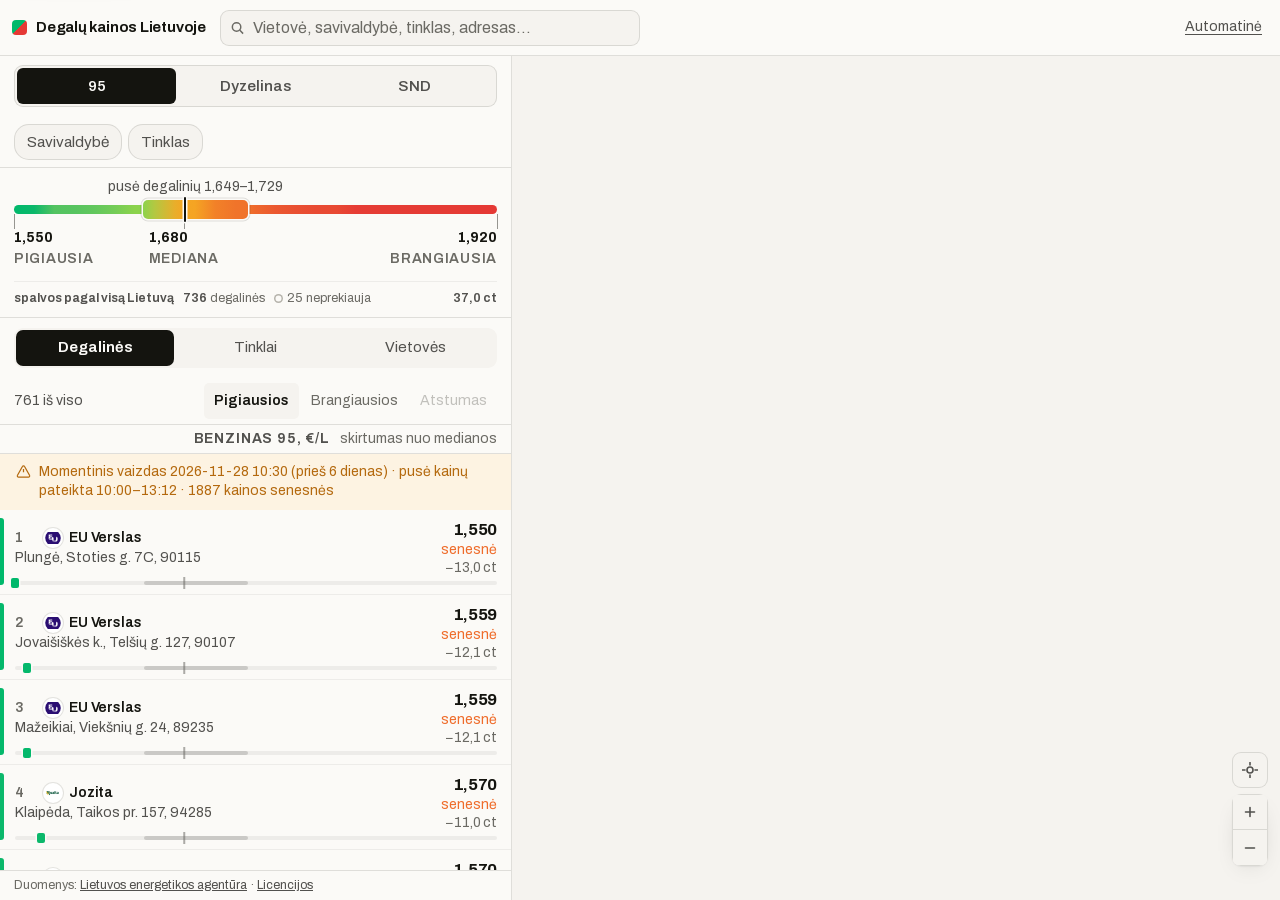
<file: index.html>
<!doctype html> <html lang="lt"> <head> <meta charset="utf-8"> <meta http-equiv="Content-Security-Policy" content="default-src 'self'; script-src 'self'; style-src 'self'; img-src 'self' data: blob:; font-src 'self'; connect-src 'self' https://tiles.openfreemap.org; worker-src 'self' blob:; manifest-src 'self'; base-uri 'none'; object-src 'none'; form-action 'self'"> <meta name="viewport" content="width=device-width, initial-scale=1, viewport-fit=cover"> <meta name="referrer" content="strict-origin-when-cross-origin"> <title>Degalų kainos Lietuvoje</title> <meta name="description" content="Degalų kainos visose Lietuvos degalinėse žemėlapyje. Pigiausios degalinės matomos iškart pagal spalvą."> <meta name="color-scheme" content="light dark"> <link rel="icon" href="./assets/favicon-BK4GuKh2.svg" type="image/svg+xml"> <link rel="apple-touch-icon" href="./assets/apple-touch-icon-CWJNny3B.png"> <meta name="theme-color" content="#fbfaf7"> <meta name="theme-color" content="#171715" media="(prefers-color-scheme: dark)"> <script type="module" crossorigin src="./assets/index-BsdVhPkI.js"></script> <link rel="stylesheet" crossorigin href="./assets/index-BWgn50JC.css"> <link rel="manifest" href="./manifest.webmanifest"></head> <body> <a class="skip" href="#list">Pereiti prie sąrašo</a> <div class="chrome"> <header class="topbar"> <div class="topbar__brand"> <span class="topbar__mark" aria-hidden="true"></span> <h1>Degalų kainos Lietuvoje</h1> </div> <button type="button" class="zoomreset" id="zoom-reset" hidden>1×</button> <button type="button" class="searchtoggle" id="search-toggle" aria-label="Ieškoti" aria-expanded="false"> <svg viewBox="0 0 16 16" aria-hidden="true"><circle cx="7" cy="7" r="4.5"/><path d="M10.5 10.5 14 14"/></svg> </button> <form class="search" role="search" autocomplete="off"> <label class="visually-hidden" for="q">Ieškoti vietovės, savivaldybės, tinklo arba adreso</label> <svg class="search__icon" viewBox="0 0 16 16" aria-hidden="true"><circle cx="7" cy="7" r="4.5"/><path d="M10.5 10.5 14 14"/></svg> <input id="q" name="q" type="search" placeholder="Vietovė, savivaldybė, tinklas, adresas…"
           enterkeyhint="search" role="combobox" aria-expanded="false"
           aria-controls="suggestions" aria-autocomplete="list"> <button type="button" class="search__clear" aria-label="Išvalyti paiešką" hidden>&times;</button> <div class="search__suggestions" id="suggestions" role="listbox"
         aria-label="Paieškos pasiūlymai" hidden></div> </form> <span id="foot-updated"></span> <div class="topbar__right"> <button type="button" class="themebtn" id="theme"
            title="Keisti temą: automatinė, šviesi arba tamsi"
            aria-label="Keisti temą: automatinė, šviesi arba tamsi">Tema</button> </div> </header> <div class="strip"> <div id="strip-mount"></div> <div id="strip-areas"></div> </div> </div> <main class="layout"> <aside class="panel" id="panel"> <button type="button" class="sheet-handle" aria-label="Išskleisti sąrašą" aria-expanded="false"><span></span></button> <div class="fuelswitch" role="radiogroup" aria-label="Degalų rūšis"> <button type="button" role="radio" data-fuel="e95"    aria-checked="true">95</button> <button type="button" role="radio" data-fuel="diesel" aria-checked="false">Dyzelinas</button> <button type="button" role="radio" data-fuel="lpg"    aria-checked="false">SND</button> </div> <section class="filters" aria-label="Filtrai"> <div class="filterbar"> <div class="dropdown" data-dropdown="municipality"> <button type="button" class="chipbtn" aria-expanded="false">Savivaldybė</button> <div class="dropdown__menu" hidden> <p class="dropdown__head"></p> <input type="search" class="dropdown__search" placeholder="Ieškoti…" aria-label="Ieškoti savivaldybės"> <div class="dropdown__options" role="group"></div> </div> </div> <div class="dropdown" data-dropdown="chain"> <button type="button" class="chipbtn" aria-expanded="false">Tinklas</button> <div class="dropdown__menu" hidden> <p class="dropdown__head"></p> <input type="search" class="dropdown__search" placeholder="Ieškoti…" aria-label="Ieškoti tinklo"> <div class="dropdown__options" role="group"></div> </div> </div> <div class="dropdown dropdown--sort" data-dropdown="sort"> <button type="button" class="chipbtn" aria-expanded="false"></button> <div class="dropdown__menu" hidden></div> </div> <button type="button" class="chipbtn chipbtn--toggle" id="scope-chip" aria-pressed="true">Matomame plote</button> <span class="activechips" id="active-chips"></span> <button type="button" class="chipbtn chipbtn--clear" id="clear-all" hidden>Išvalyti viską</button> </div> </section> <section id="areas-controls" aria-label="Vietovių nustatymai"></section> <section class="stats" aria-label="Pasirinkimo suvestinė"> <div id="axis-mount"></div> </section> <div class="grainswitch" role="radiogroup" aria-label="Rodinys"> <button type="button" role="radio" data-grain="stations" aria-checked="true">Degalinės</button> <button type="button" role="radio" data-grain="chains" aria-checked="false">Tinklai</button> <button type="button" role="radio" data-grain="areas" aria-checked="false">Vietovės</button> </div> <p class="listnote" id="areas-openfilter" role="status" hidden></p> <div class="listhead"> <span id="list-count">—</span> <div class="sorts" role="group" aria-label="Rikiavimas"> <button type="button" data-sort="price" aria-pressed="true">Pigiausios</button> <button type="button" data-sort="price-desc" aria-pressed="false">Brangiausios</button> <button type="button" data-sort="distance" aria-pressed="false" disabled>Atstumas</button> </div> <div class="sorts" id="area-sorts" role="group" aria-label="Rikiavimas" hidden> <button type="button" data-stat="min" aria-pressed="true">Pigiausia</button> <button type="button" data-stat="median" aria-pressed="false">Mediana</button> <button type="button" data-stat="max" aria-pressed="false">Brangiausia</button> <button type="button" data-stat="spread" aria-pressed="false"
                title="Skirtumas tarp brangiausios ir pigiausios kainos toje vietovėje">Skirtumas</button> </div> <div class="sorts" id="chain-sorts" role="group" aria-label="Rikiavimas" hidden> <button type="button" data-csort="cheap" aria-pressed="true">Pigiausi</button> <button type="button" data-csort="dear" aria-pressed="false">Brangiausi</button> <button type="button" data-csort="steady" aria-pressed="false"
                title="Kurių tinklų kaina mažiausiai skiriasi tarp degalinių">Pastoviausi</button> </div> </div> <div class="listcols"> <span class="listcols__fuel" id="list-fuel"></span> <span class="listcols__note" id="list-note"></span> </div> <p class="banner" id="provenance-banner" role="status" hidden></p> <ol class="list" id="list" tabindex="-1"></ol> <section class="chains" id="chains" tabindex="0" role="region"
             aria-label="Tinklų palyginimas" hidden> <p class="chains__lede" id="chain-lede"></p> <div class="chaincols"> <span class="chaincols__what" id="chain-col-what"></span> <span class="chaincols__note">skirtumas nuo kaimynų</span> </div> <ol class="chainlist" id="chainlist" aria-label="Tinklai pagal medianą"></ol> <p class="chains__caveat"> <b>Kaimynai</b> — kitų tinklų degalinės <span id="chains-radius">…</span> km spinduliu. Jos imamos iš visos
        Lietuvos, nepriklausomai nuo filtrų: kaimynas lieka kaimynu, ką bebūtumėte
        pasirinkę.<br>
        Kainos be lojalumo kortelių nuolaidų — su kortele eilė gali būti kitokia.</p> </section> <footer class="footer"> <span>Duomenys: <a href="https://degalukainos.ena.lt/" target="_blank" rel="noopener">Lietuvos energetikos agentūra</a> · <a href="./licenses.html">Licencijos</a></span> </footer> </aside> <div class="mapwrap"> <div id="map" role="application" aria-label="Degalinių žemėlapis"
         aria-describedby="map-alt"></div> <p class="mapdown" aria-live="polite">Žemėlapio parodyti nepavyko —<br>
      sąrašas, paieška ir statistika veikia.</p> <p id="map-alt" class="visually-hidden">
      Žemėlapis rodo kainas spalvomis. Visos degalinės, su pavadinimais ir
      kainomis, yra sąraše kairėje — jį galima naršyti klaviatūra. Žemėlapyje
      pažymėtų pigiausių degalinių kainų ženklai taip pat pasiekiami klaviatūra.
    </p> <div class="labels" id="labels"></div> <div class="labels" id="hexlabels" aria-hidden="true"></div> <section class="mapdock" aria-label="Žemėlapio rodinys" hidden> <div class="viewbody" data-view="areas" hidden> </div> <div id="hex-key"> <div class="legend__scale" id="legend-hex-scale"></div> <div class="legend__ticks" id="legend-hex-ticks"></div> </div> <div id="hex-extras"> <p class="legend__sparse" id="legend-hex-sparse" hidden></p> <p class="legend__few" id="legend-hex-few" hidden></p> <button type="button" class="legend__fix" id="legend-hex-fix" hidden></button> <p class="legend__note">Skaičius po kaina — kiek pasirinktų degalinių
            toje vietovėje.</p> <div class="setting"> <span class="setting__text">
            Sričių dydis
            <small id="hexbar-level"></small> </span> <div class="resctl"> <button type="button" id="hex-res-down" aria-label="Stambesnės vietovės">−</button> <button type="button" id="hex-res-auto" aria-pressed="true" title="Rinktis pagal mastelį">auto</button> <button type="button" id="hex-res-up" aria-label="Smulkesnės vietovės">+</button> </div> </div> <label class="setting"> <span class="setting__text">Degalinės žemėlapyje</span> <span class="switch"> <input type="checkbox" id="hex-show-stations"> <span aria-hidden="true"></span> </span> </label> </div> </div> </section> <div class="maptools"> <button type="button" class="iconbtn" id="locate" aria-label="Rasti mano vietą" title="Mano vieta"> <svg viewBox="0 0 16 16" aria-hidden="true"><circle cx="8" cy="8" r="3"/><path d="M8 .5v2.5M8 13v2.5M.5 8h2.5M13 8h2.5"/></svg> </button> <button type="button" class="iconbtn iconbtn--map" id="zoom-fit" aria-label="Sutalpinti rezultatus" title="Sutalpinti rezultatus"> <svg viewBox="0 0 16 16" aria-hidden="true"><path d="M2 6V2h4M14 6V2h-4M2 10v4h4M14 10v4h-4"/></svg> </button> <div class="maptools__group"> <button type="button" class="iconbtn iconbtn--map" id="zoom-in" aria-label="Priartinti" title="Priartinti"> <svg viewBox="0 0 16 16" aria-hidden="true"><path d="M8 3.5v9M3.5 8h9"/></svg> </button> <button type="button" class="iconbtn iconbtn--map" id="zoom-out" aria-label="Atitolinti" title="Atitolinti"> <svg viewBox="0 0 16 16" aria-hidden="true"><path d="M3.5 8h9"/></svg> </button> </div> </div> </div> </main> <div class="detail" id="detail" role="dialog" aria-modal="false" aria-labelledby="detail-title" hidden></div> </body> </html>
</file>
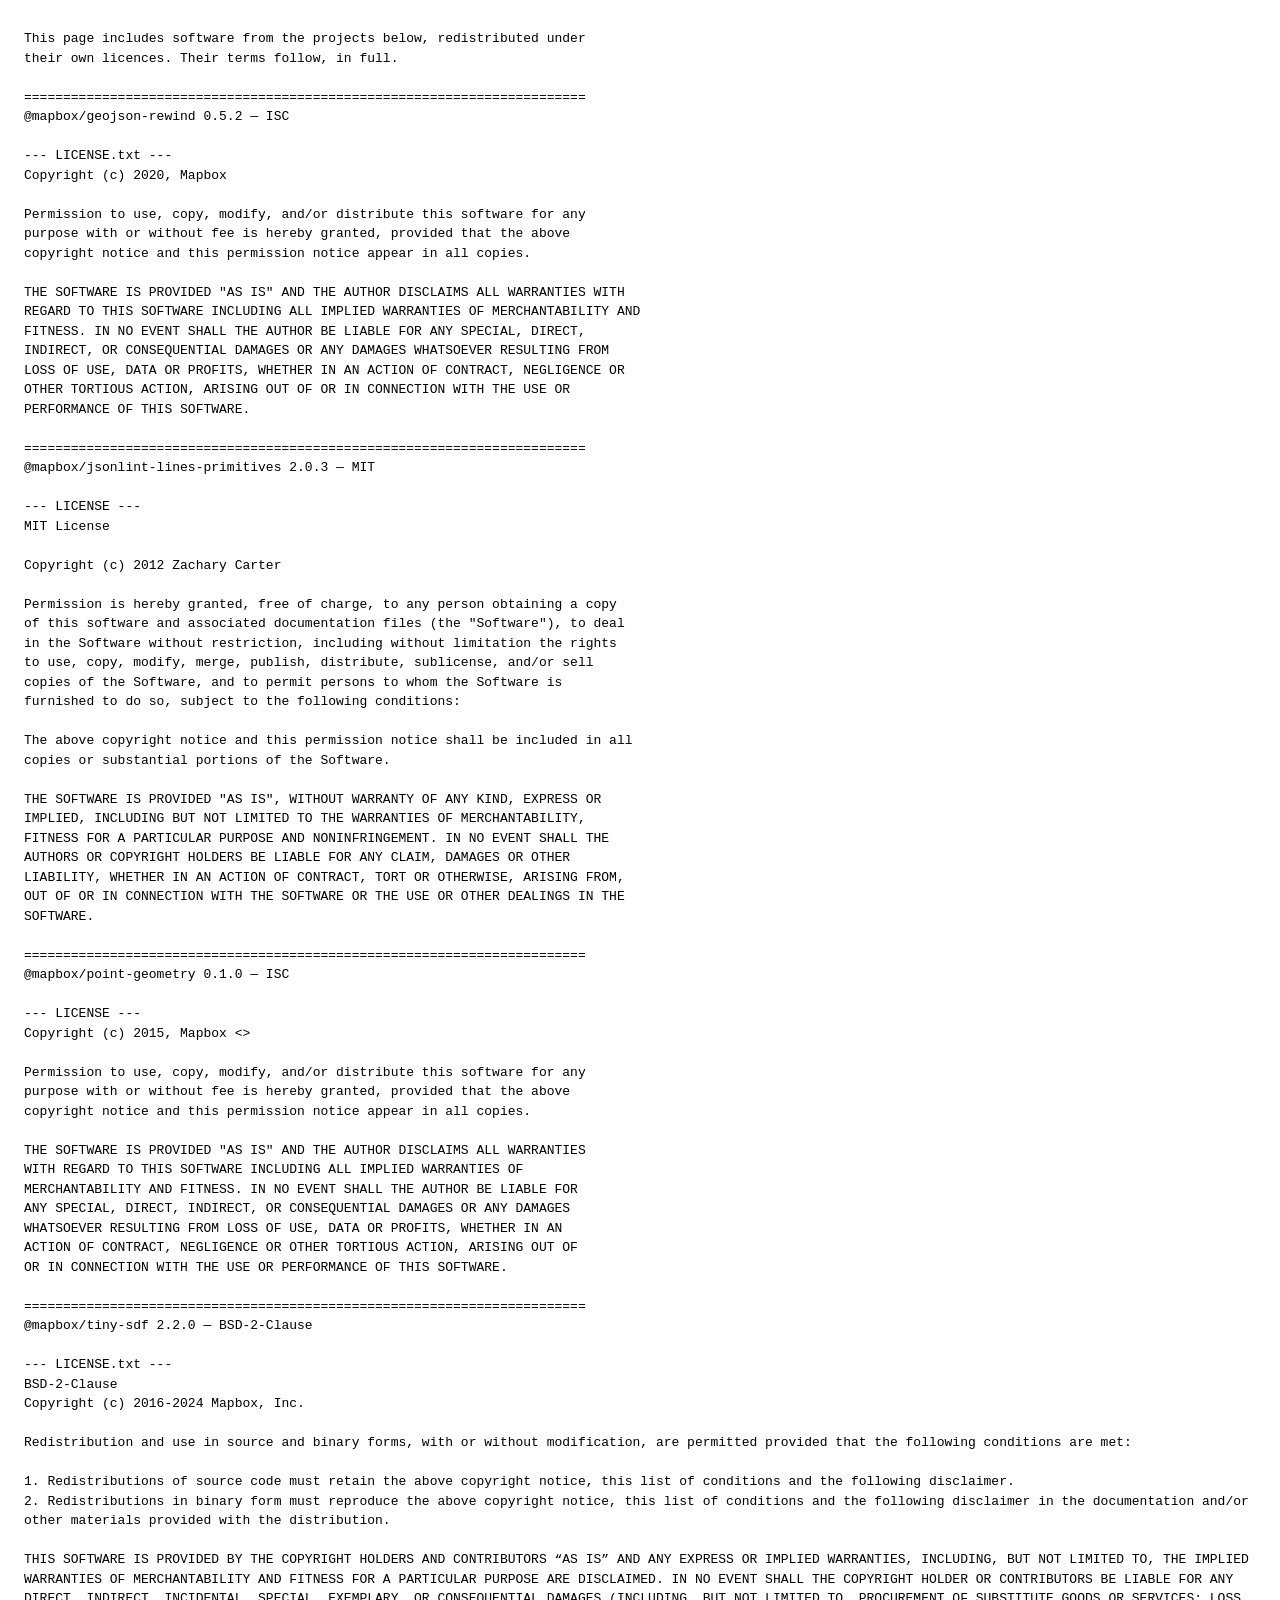
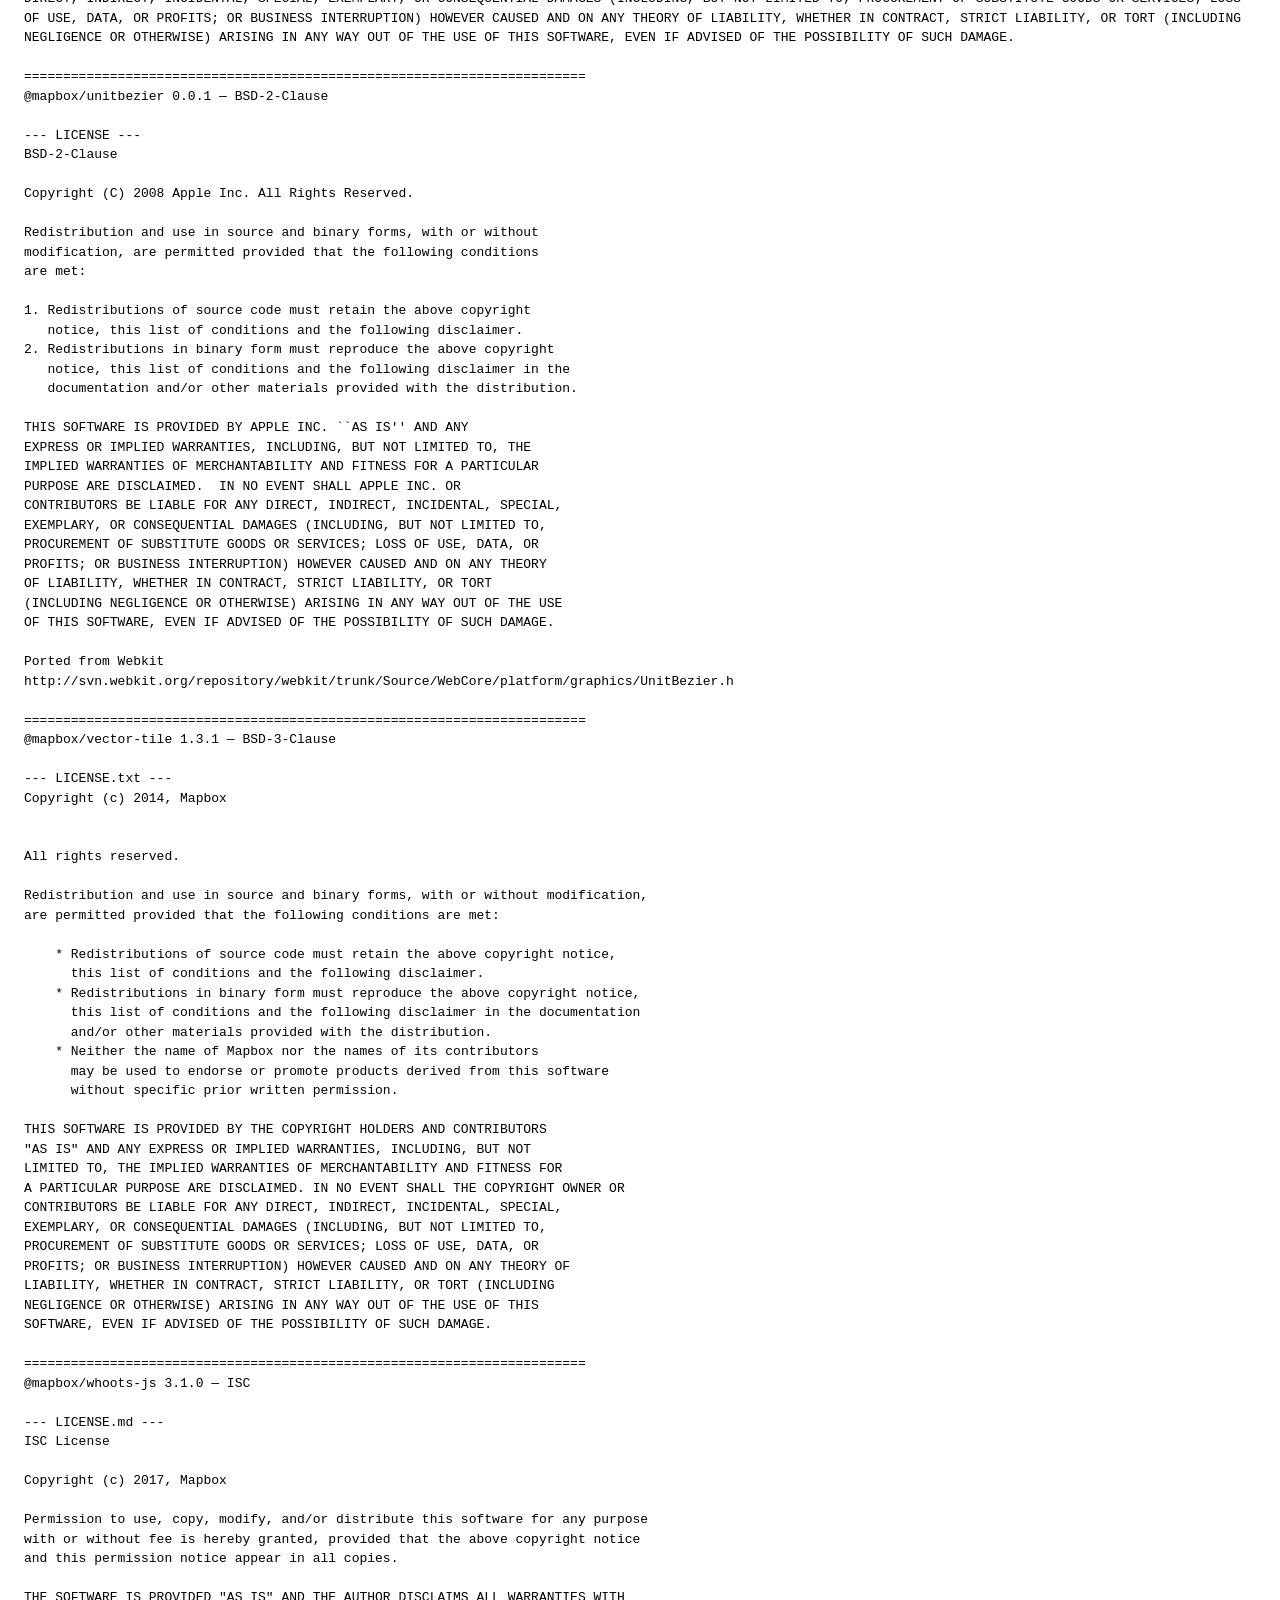
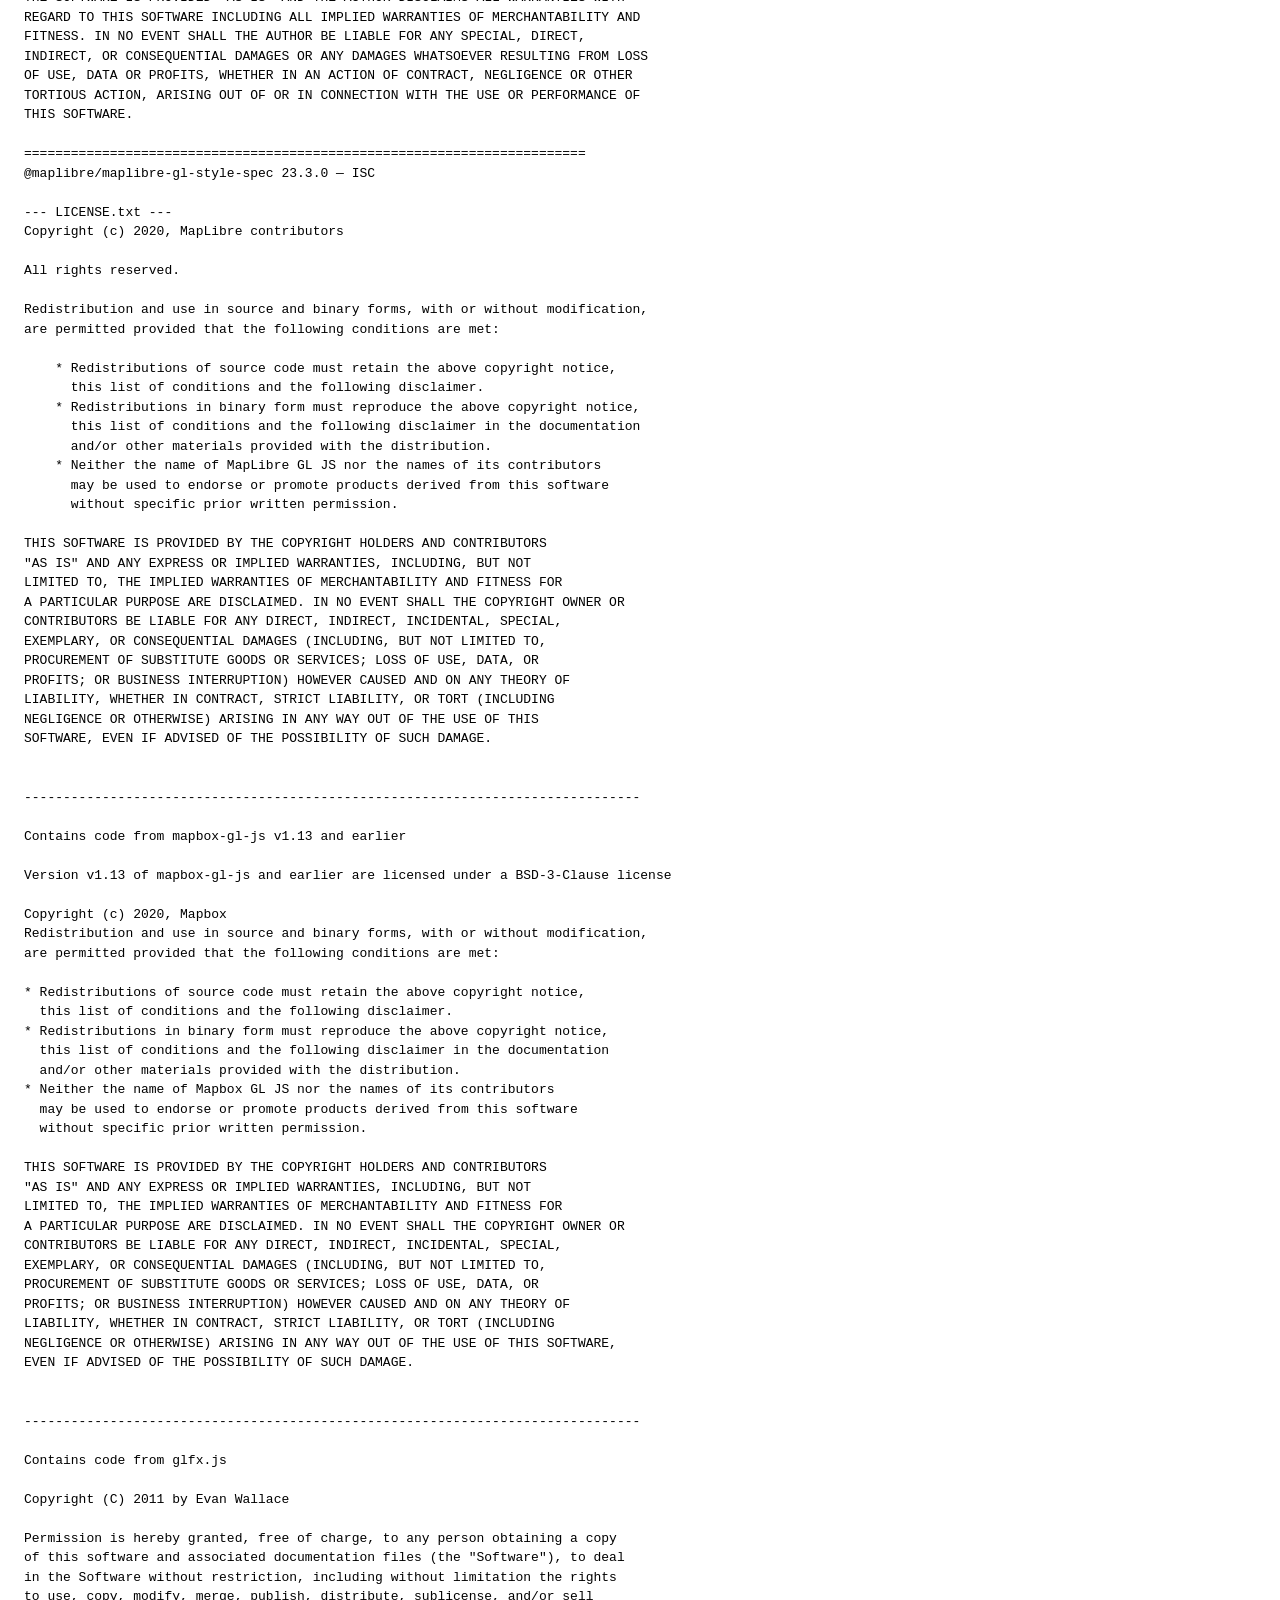
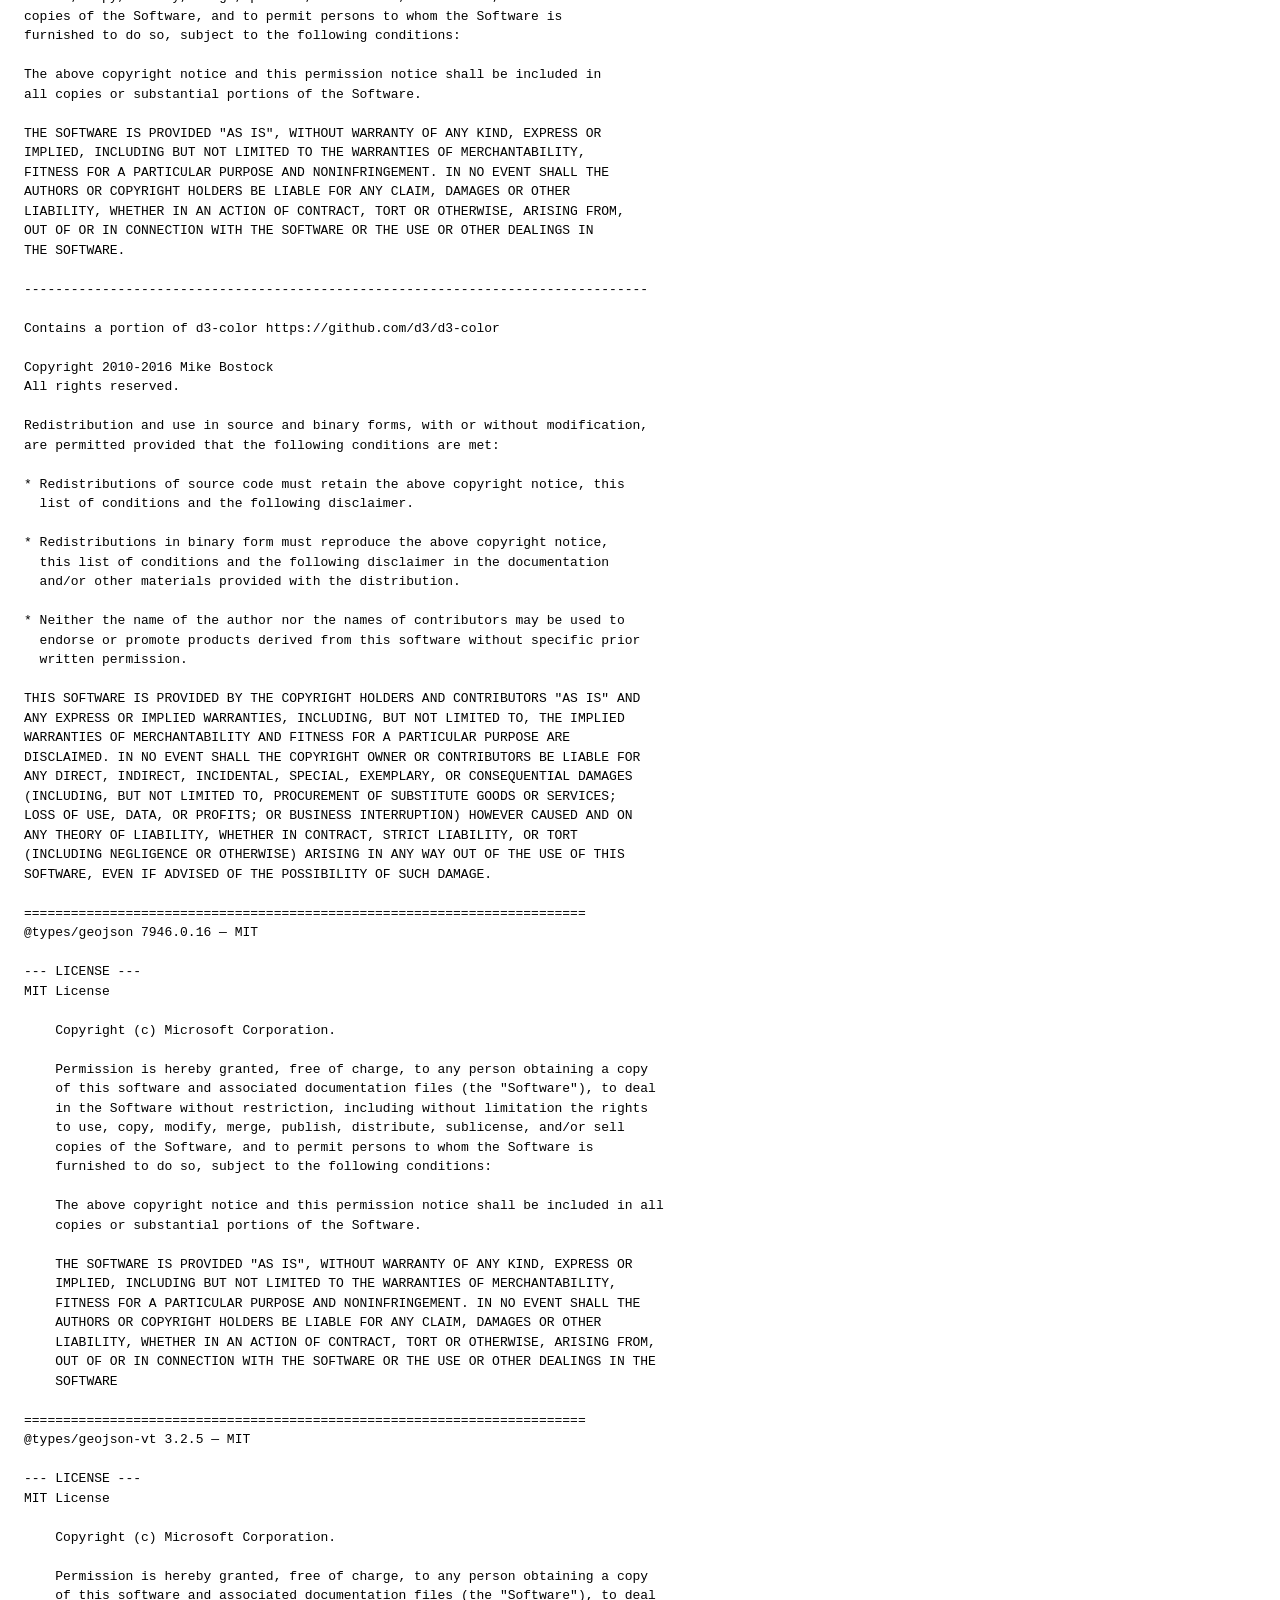
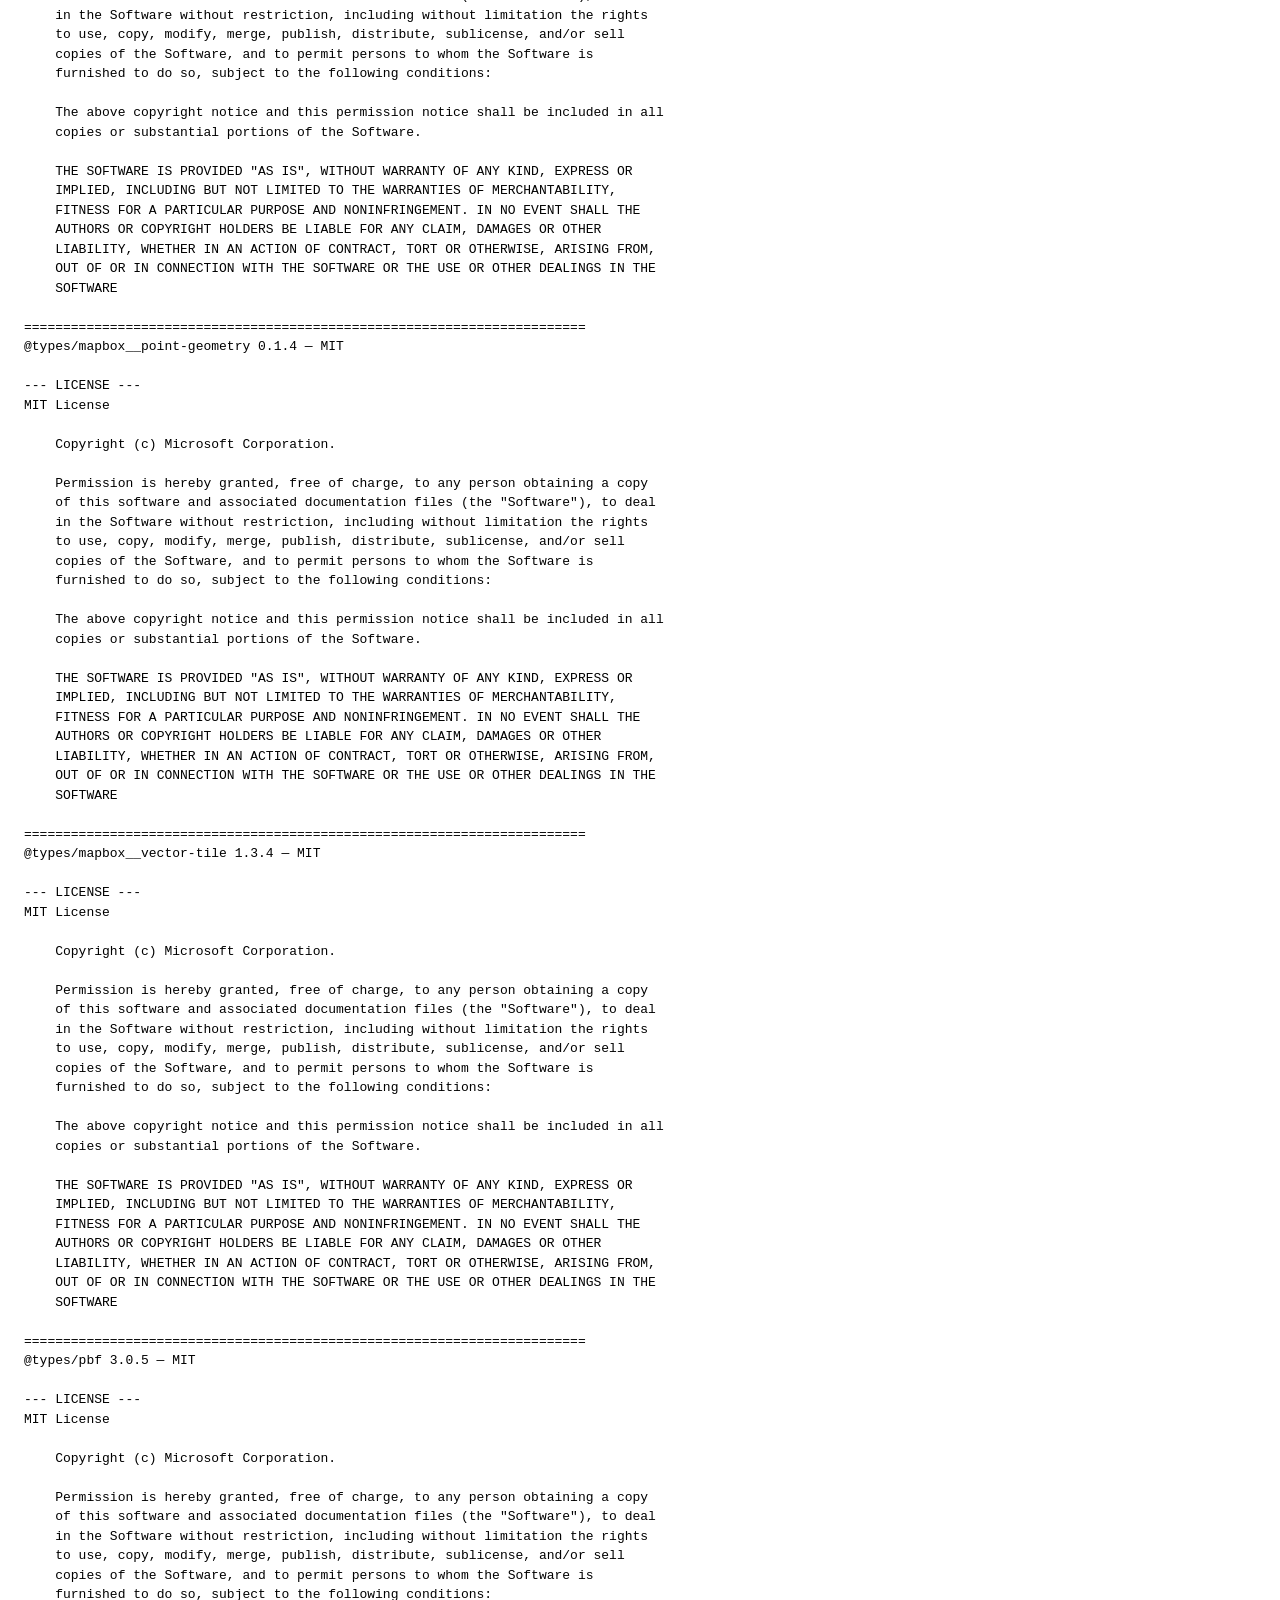
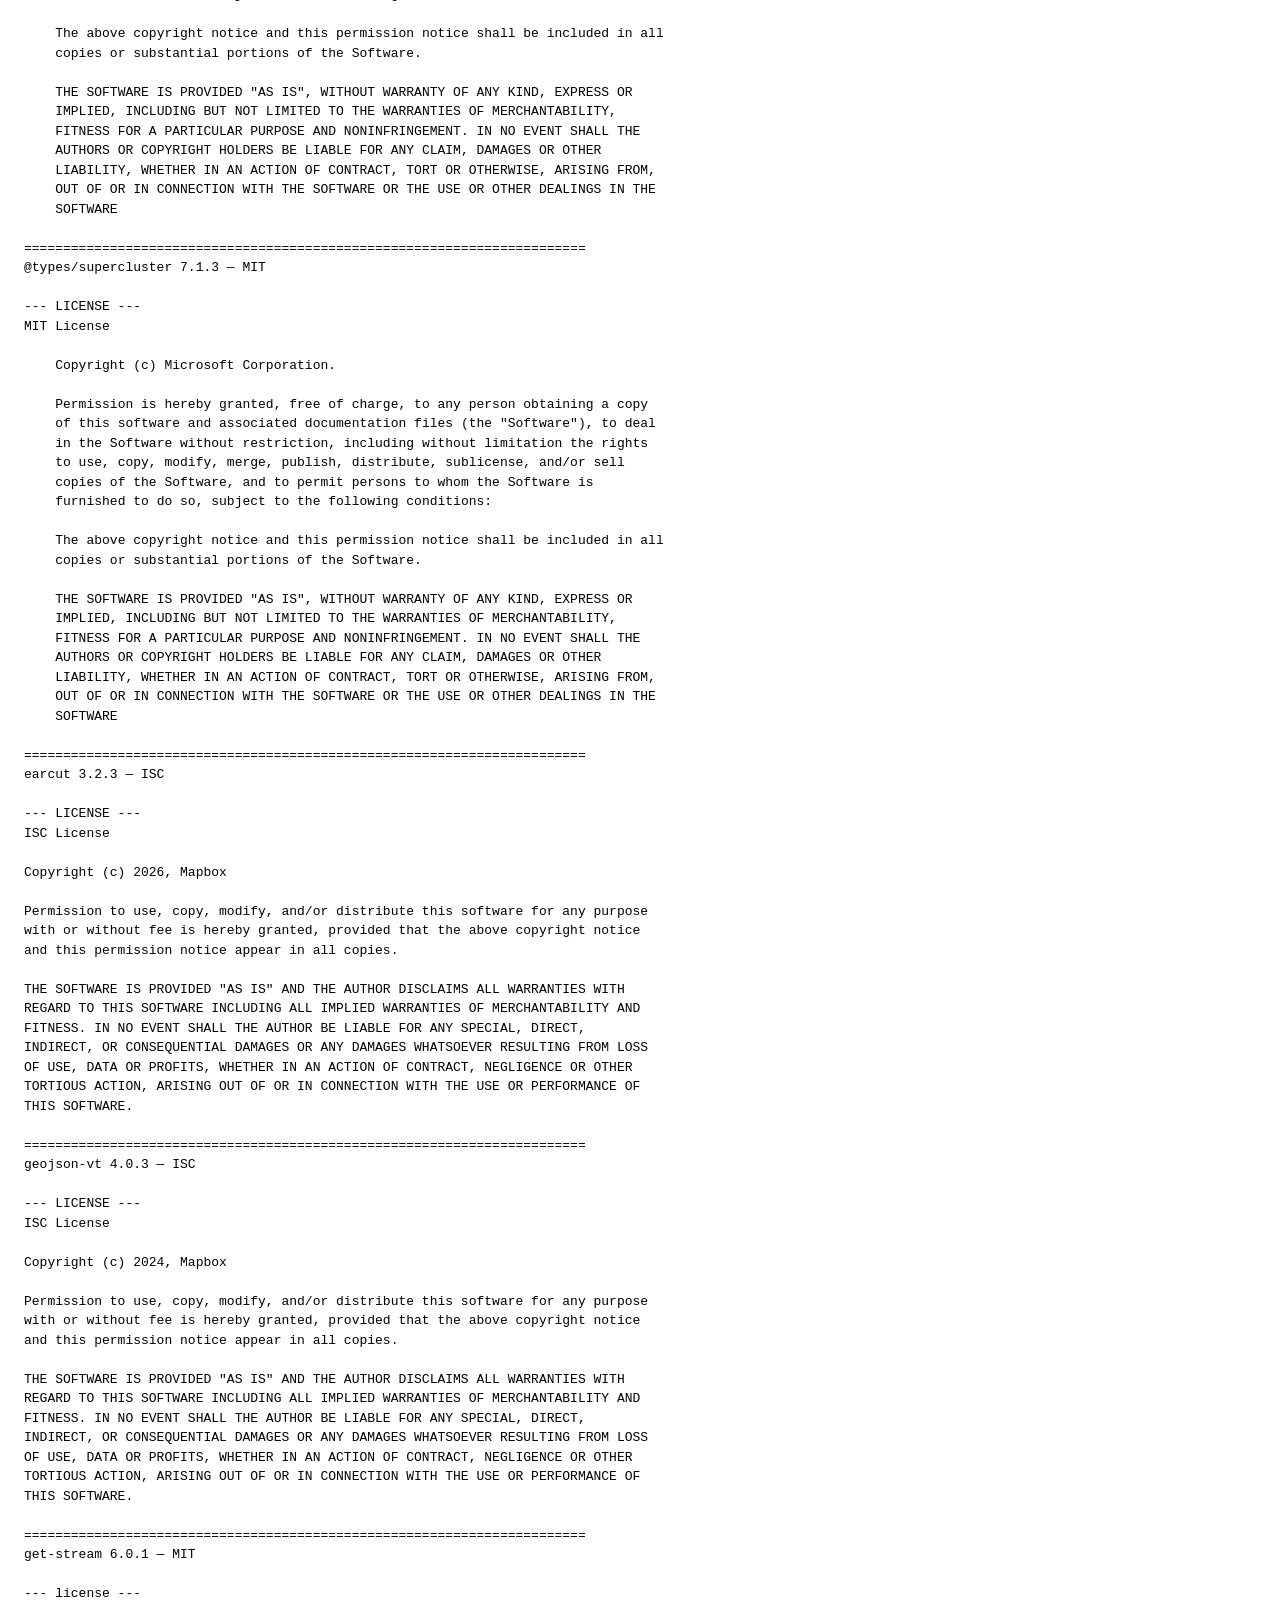
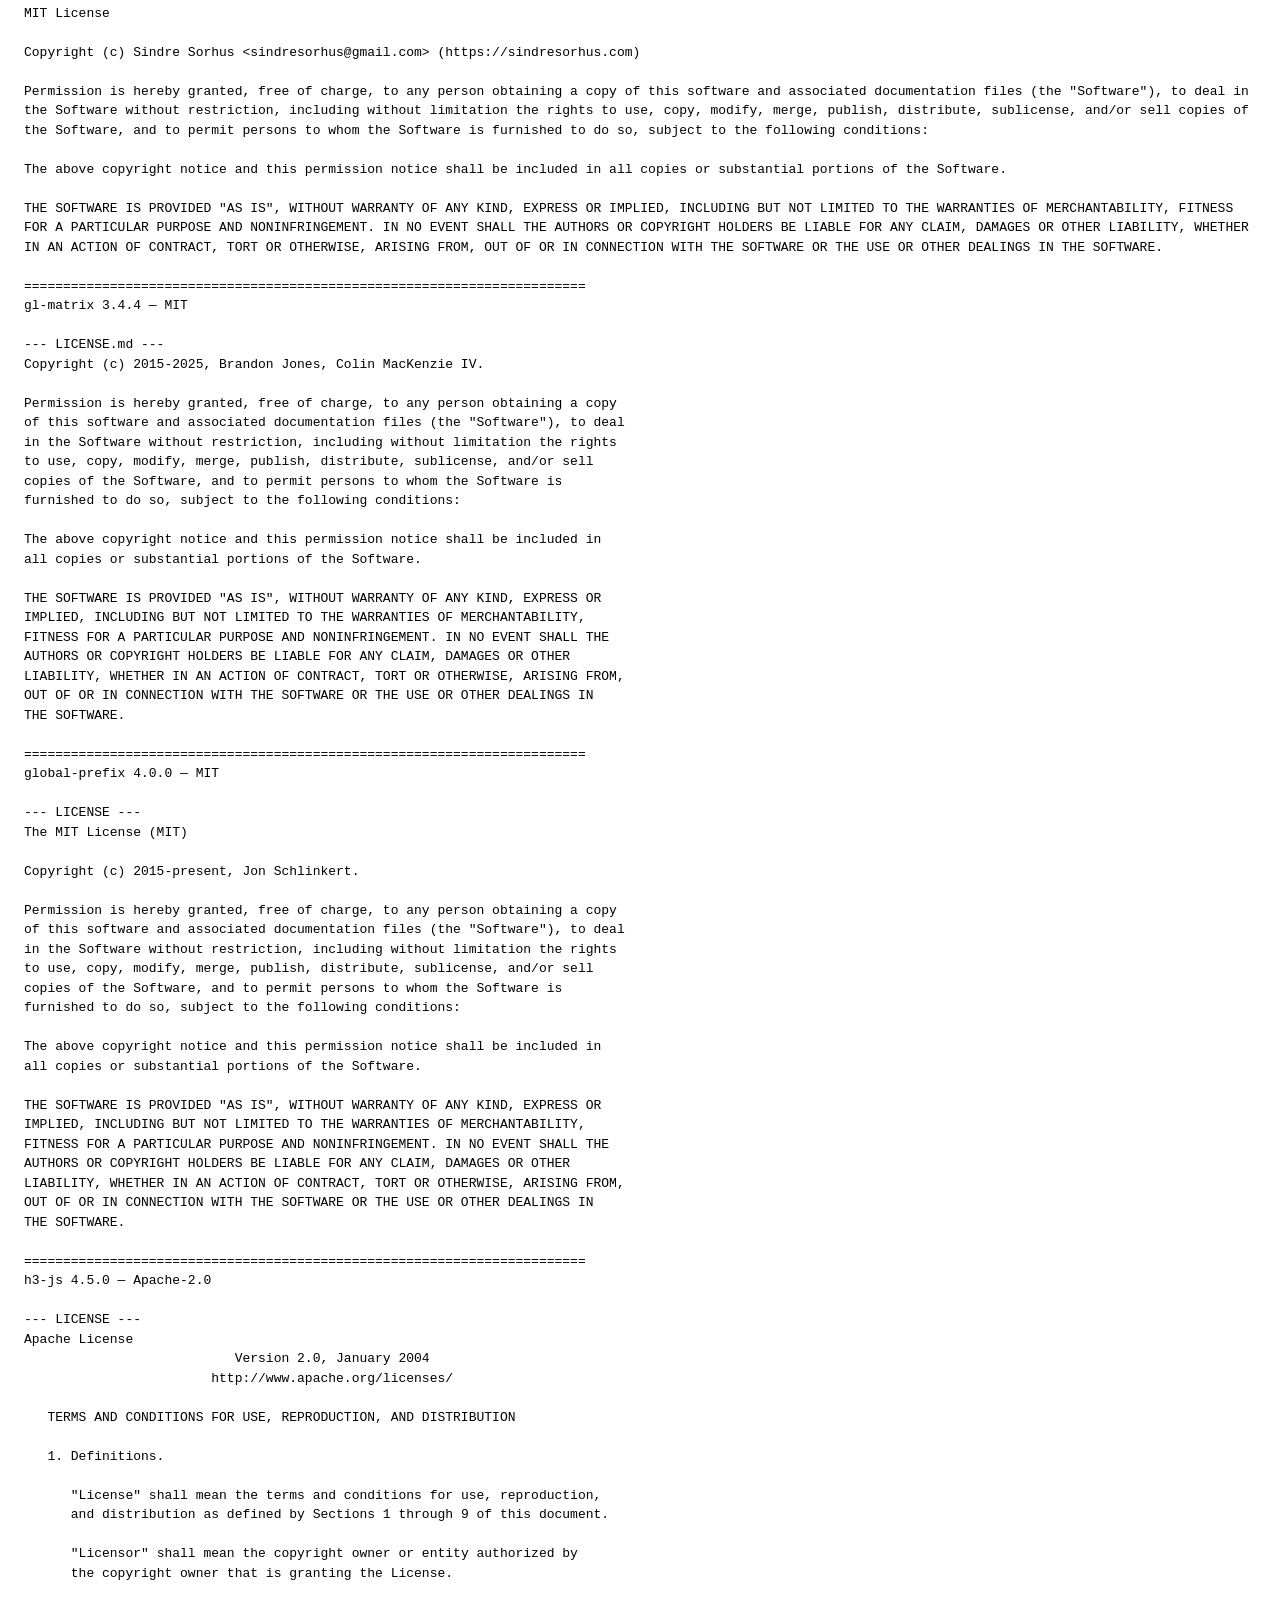
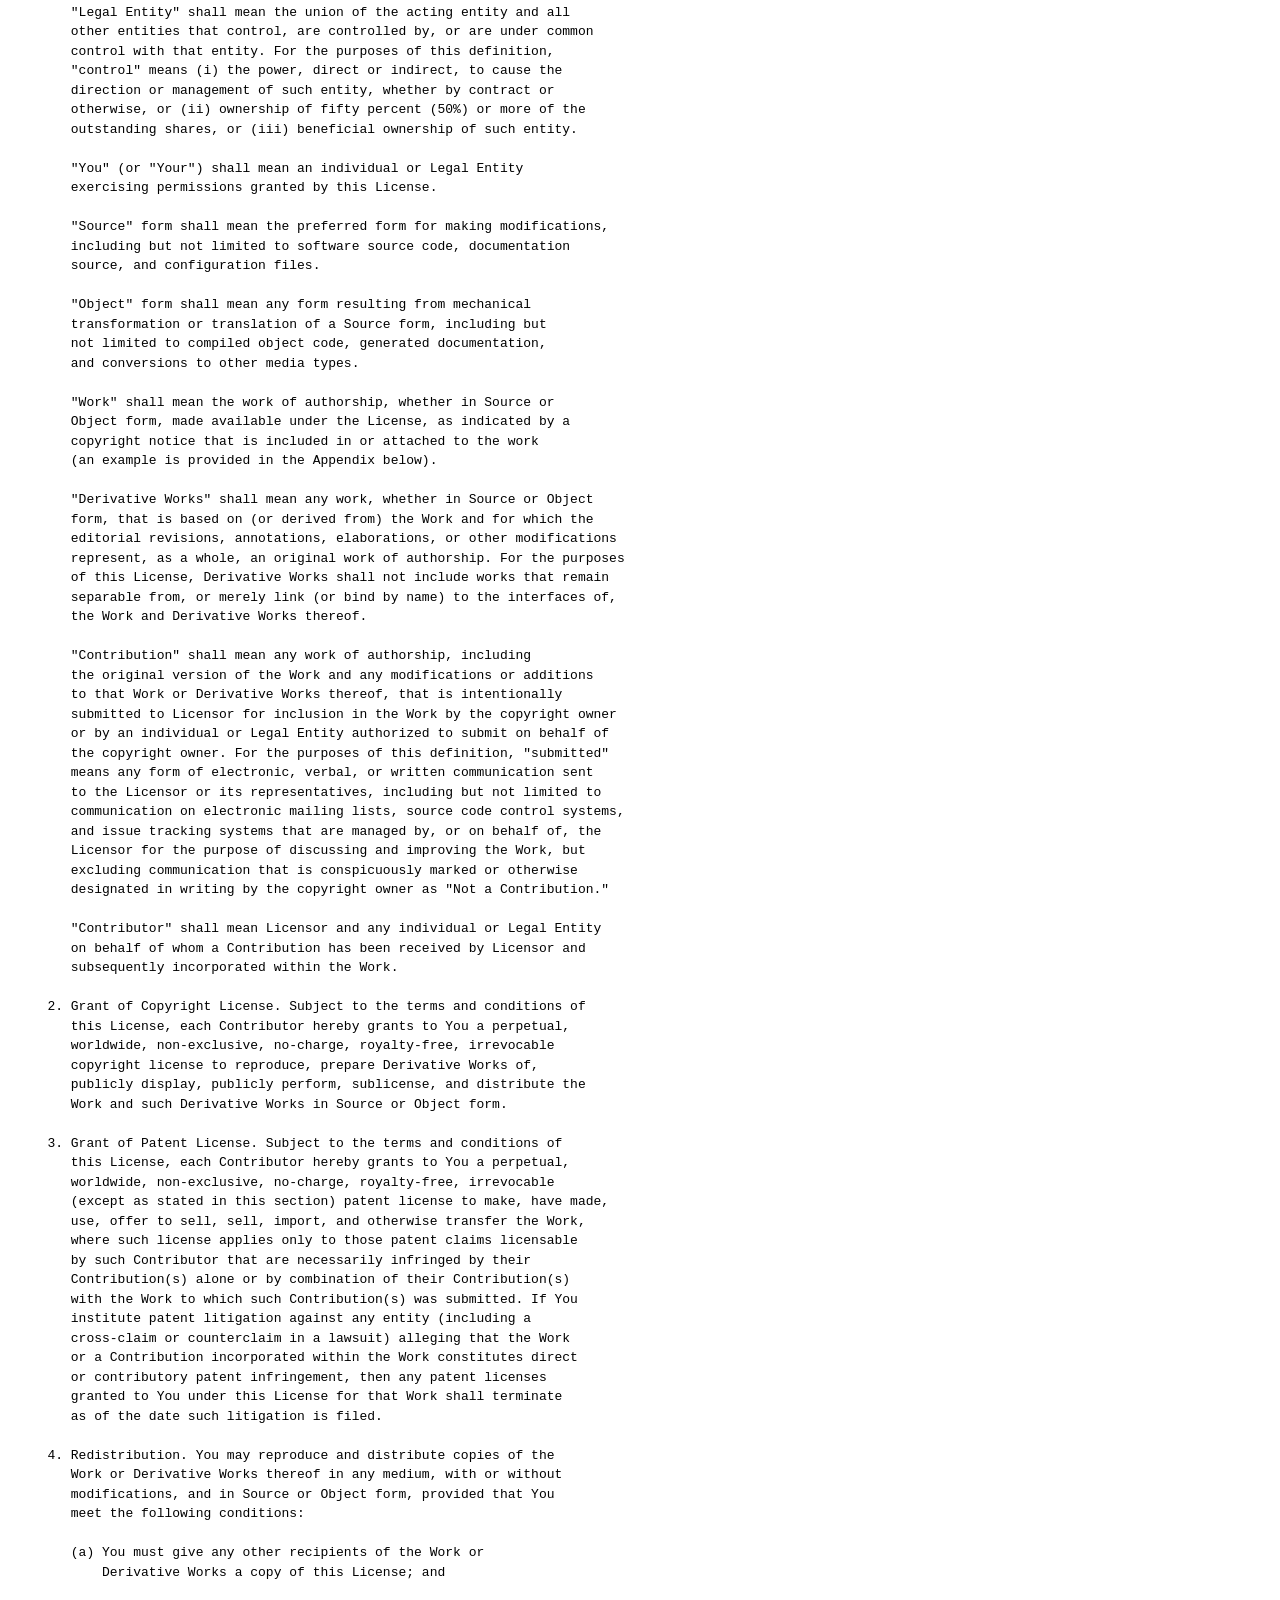
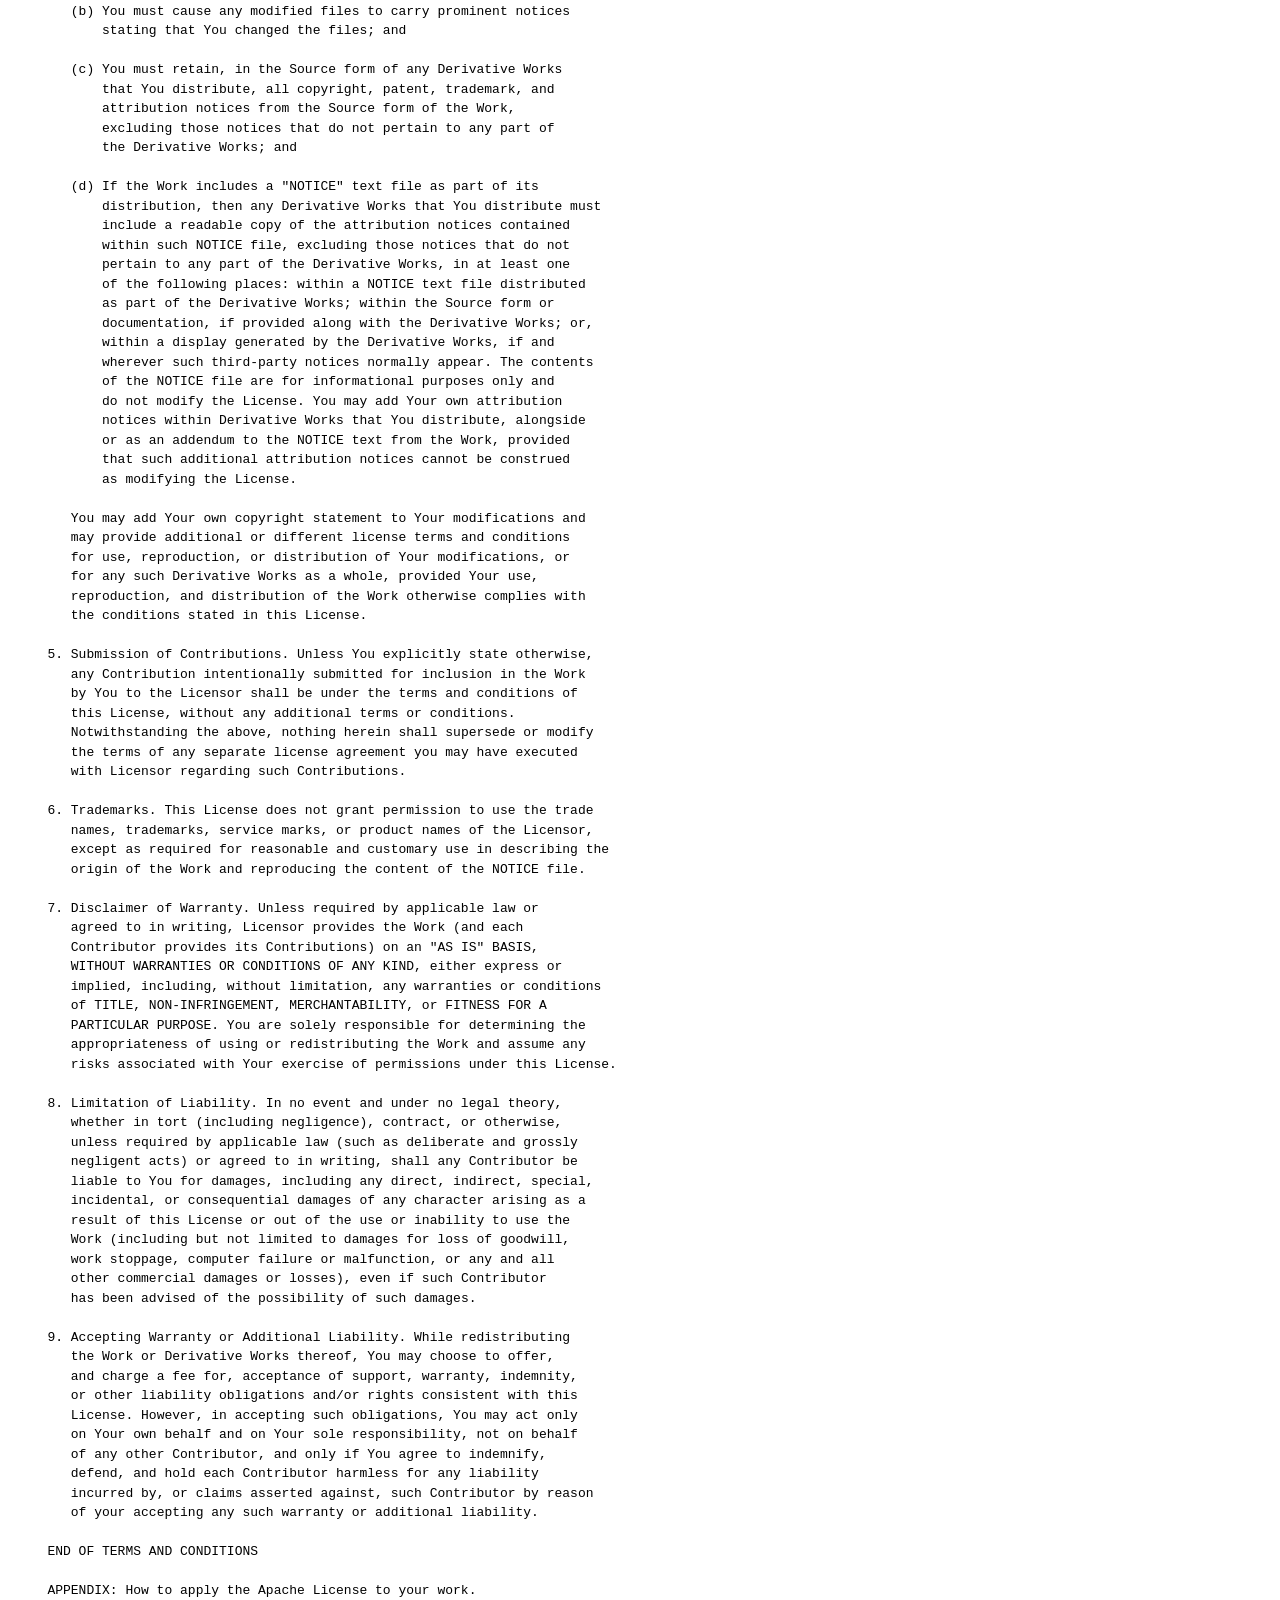
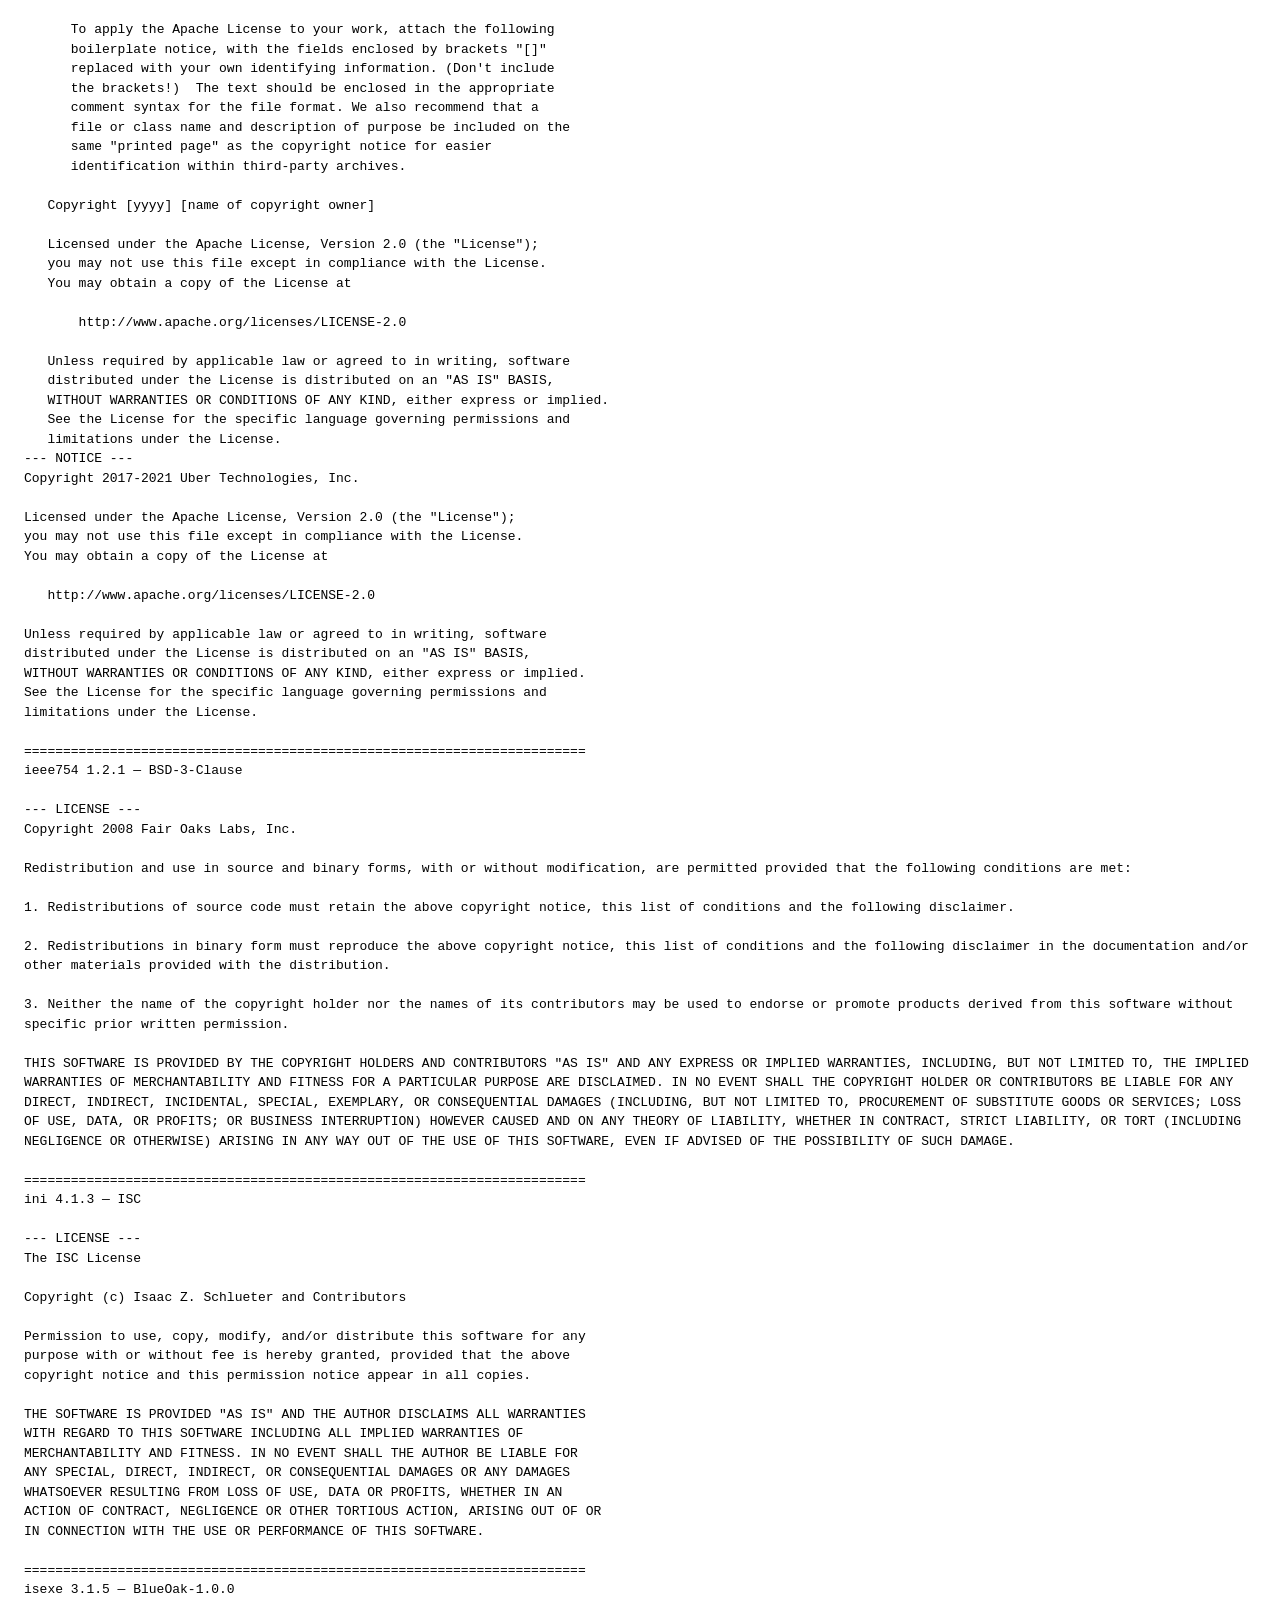
<file: licenses.html>
<!doctype html><html lang="en"><head><meta charset="utf-8"><meta http-equiv="Content-Security-Policy" content="default-src 'none'; style-src 'unsafe-inline'; base-uri 'none'; form-action 'none'"><title>Licences</title><meta name="viewport" content="width=device-width,initial-scale=1"></head><body><pre style="white-space:pre-wrap;font:13px/1.5 ui-monospace,monospace;padding:16px">This page includes software from the projects below, redistributed under
their own licences. Their terms follow, in full.

========================================================================
@mapbox/geojson-rewind 0.5.2 — ISC

--- LICENSE.txt ---
Copyright (c) 2020, Mapbox

Permission to use, copy, modify, and/or distribute this software for any
purpose with or without fee is hereby granted, provided that the above
copyright notice and this permission notice appear in all copies.

THE SOFTWARE IS PROVIDED "AS IS" AND THE AUTHOR DISCLAIMS ALL WARRANTIES WITH
REGARD TO THIS SOFTWARE INCLUDING ALL IMPLIED WARRANTIES OF MERCHANTABILITY AND
FITNESS. IN NO EVENT SHALL THE AUTHOR BE LIABLE FOR ANY SPECIAL, DIRECT,
INDIRECT, OR CONSEQUENTIAL DAMAGES OR ANY DAMAGES WHATSOEVER RESULTING FROM
LOSS OF USE, DATA OR PROFITS, WHETHER IN AN ACTION OF CONTRACT, NEGLIGENCE OR
OTHER TORTIOUS ACTION, ARISING OUT OF OR IN CONNECTION WITH THE USE OR
PERFORMANCE OF THIS SOFTWARE.

========================================================================
@mapbox/jsonlint-lines-primitives 2.0.3 — MIT

--- LICENSE ---
MIT License

Copyright (c) 2012 Zachary Carter

Permission is hereby granted, free of charge, to any person obtaining a copy
of this software and associated documentation files (the "Software"), to deal
in the Software without restriction, including without limitation the rights
to use, copy, modify, merge, publish, distribute, sublicense, and/or sell
copies of the Software, and to permit persons to whom the Software is
furnished to do so, subject to the following conditions:

The above copyright notice and this permission notice shall be included in all
copies or substantial portions of the Software.

THE SOFTWARE IS PROVIDED "AS IS", WITHOUT WARRANTY OF ANY KIND, EXPRESS OR
IMPLIED, INCLUDING BUT NOT LIMITED TO THE WARRANTIES OF MERCHANTABILITY,
FITNESS FOR A PARTICULAR PURPOSE AND NONINFRINGEMENT. IN NO EVENT SHALL THE
AUTHORS OR COPYRIGHT HOLDERS BE LIABLE FOR ANY CLAIM, DAMAGES OR OTHER
LIABILITY, WHETHER IN AN ACTION OF CONTRACT, TORT OR OTHERWISE, ARISING FROM,
OUT OF OR IN CONNECTION WITH THE SOFTWARE OR THE USE OR OTHER DEALINGS IN THE
SOFTWARE.

========================================================================
@mapbox/point-geometry 0.1.0 — ISC

--- LICENSE ---
Copyright (c) 2015, Mapbox &lt;&gt;

Permission to use, copy, modify, and/or distribute this software for any
purpose with or without fee is hereby granted, provided that the above
copyright notice and this permission notice appear in all copies.

THE SOFTWARE IS PROVIDED "AS IS" AND THE AUTHOR DISCLAIMS ALL WARRANTIES
WITH REGARD TO THIS SOFTWARE INCLUDING ALL IMPLIED WARRANTIES OF
MERCHANTABILITY AND FITNESS. IN NO EVENT SHALL THE AUTHOR BE LIABLE FOR
ANY SPECIAL, DIRECT, INDIRECT, OR CONSEQUENTIAL DAMAGES OR ANY DAMAGES
WHATSOEVER RESULTING FROM LOSS OF USE, DATA OR PROFITS, WHETHER IN AN
ACTION OF CONTRACT, NEGLIGENCE OR OTHER TORTIOUS ACTION, ARISING OUT OF
OR IN CONNECTION WITH THE USE OR PERFORMANCE OF THIS SOFTWARE.

========================================================================
@mapbox/tiny-sdf 2.2.0 — BSD-2-Clause

--- LICENSE.txt ---
BSD-2-Clause
Copyright (c) 2016-2024 Mapbox, Inc.

Redistribution and use in source and binary forms, with or without modification, are permitted provided that the following conditions are met:

1. Redistributions of source code must retain the above copyright notice, this list of conditions and the following disclaimer.
2. Redistributions in binary form must reproduce the above copyright notice, this list of conditions and the following disclaimer in the documentation and/or other materials provided with the distribution.

THIS SOFTWARE IS PROVIDED BY THE COPYRIGHT HOLDERS AND CONTRIBUTORS “AS IS” AND ANY EXPRESS OR IMPLIED WARRANTIES, INCLUDING, BUT NOT LIMITED TO, THE IMPLIED WARRANTIES OF MERCHANTABILITY AND FITNESS FOR A PARTICULAR PURPOSE ARE DISCLAIMED. IN NO EVENT SHALL THE COPYRIGHT HOLDER OR CONTRIBUTORS BE LIABLE FOR ANY DIRECT, INDIRECT, INCIDENTAL, SPECIAL, EXEMPLARY, OR CONSEQUENTIAL DAMAGES (INCLUDING, BUT NOT LIMITED TO, PROCUREMENT OF SUBSTITUTE GOODS OR SERVICES; LOSS OF USE, DATA, OR PROFITS; OR BUSINESS INTERRUPTION) HOWEVER CAUSED AND ON ANY THEORY OF LIABILITY, WHETHER IN CONTRACT, STRICT LIABILITY, OR TORT (INCLUDING NEGLIGENCE OR OTHERWISE) ARISING IN ANY WAY OUT OF THE USE OF THIS SOFTWARE, EVEN IF ADVISED OF THE POSSIBILITY OF SUCH DAMAGE.

========================================================================
@mapbox/unitbezier 0.0.1 — BSD-2-Clause

--- LICENSE ---
BSD-2-Clause

Copyright (C) 2008 Apple Inc. All Rights Reserved.

Redistribution and use in source and binary forms, with or without
modification, are permitted provided that the following conditions
are met:

1. Redistributions of source code must retain the above copyright
   notice, this list of conditions and the following disclaimer.
2. Redistributions in binary form must reproduce the above copyright
   notice, this list of conditions and the following disclaimer in the
   documentation and/or other materials provided with the distribution.

THIS SOFTWARE IS PROVIDED BY APPLE INC. ``AS IS'' AND ANY
EXPRESS OR IMPLIED WARRANTIES, INCLUDING, BUT NOT LIMITED TO, THE
IMPLIED WARRANTIES OF MERCHANTABILITY AND FITNESS FOR A PARTICULAR
PURPOSE ARE DISCLAIMED.  IN NO EVENT SHALL APPLE INC. OR
CONTRIBUTORS BE LIABLE FOR ANY DIRECT, INDIRECT, INCIDENTAL, SPECIAL,
EXEMPLARY, OR CONSEQUENTIAL DAMAGES (INCLUDING, BUT NOT LIMITED TO,
PROCUREMENT OF SUBSTITUTE GOODS OR SERVICES; LOSS OF USE, DATA, OR
PROFITS; OR BUSINESS INTERRUPTION) HOWEVER CAUSED AND ON ANY THEORY
OF LIABILITY, WHETHER IN CONTRACT, STRICT LIABILITY, OR TORT
(INCLUDING NEGLIGENCE OR OTHERWISE) ARISING IN ANY WAY OUT OF THE USE
OF THIS SOFTWARE, EVEN IF ADVISED OF THE POSSIBILITY OF SUCH DAMAGE.

Ported from Webkit
http://svn.webkit.org/repository/webkit/trunk/Source/WebCore/platform/graphics/UnitBezier.h

========================================================================
@mapbox/vector-tile 1.3.1 — BSD-3-Clause

--- LICENSE.txt ---
Copyright (c) 2014, Mapbox


All rights reserved.

Redistribution and use in source and binary forms, with or without modification,
are permitted provided that the following conditions are met:

    * Redistributions of source code must retain the above copyright notice,
      this list of conditions and the following disclaimer.
    * Redistributions in binary form must reproduce the above copyright notice,
      this list of conditions and the following disclaimer in the documentation
      and/or other materials provided with the distribution.
    * Neither the name of Mapbox nor the names of its contributors
      may be used to endorse or promote products derived from this software
      without specific prior written permission.

THIS SOFTWARE IS PROVIDED BY THE COPYRIGHT HOLDERS AND CONTRIBUTORS
"AS IS" AND ANY EXPRESS OR IMPLIED WARRANTIES, INCLUDING, BUT NOT
LIMITED TO, THE IMPLIED WARRANTIES OF MERCHANTABILITY AND FITNESS FOR
A PARTICULAR PURPOSE ARE DISCLAIMED. IN NO EVENT SHALL THE COPYRIGHT OWNER OR
CONTRIBUTORS BE LIABLE FOR ANY DIRECT, INDIRECT, INCIDENTAL, SPECIAL,
EXEMPLARY, OR CONSEQUENTIAL DAMAGES (INCLUDING, BUT NOT LIMITED TO,
PROCUREMENT OF SUBSTITUTE GOODS OR SERVICES; LOSS OF USE, DATA, OR
PROFITS; OR BUSINESS INTERRUPTION) HOWEVER CAUSED AND ON ANY THEORY OF
LIABILITY, WHETHER IN CONTRACT, STRICT LIABILITY, OR TORT (INCLUDING
NEGLIGENCE OR OTHERWISE) ARISING IN ANY WAY OUT OF THE USE OF THIS
SOFTWARE, EVEN IF ADVISED OF THE POSSIBILITY OF SUCH DAMAGE.

========================================================================
@mapbox/whoots-js 3.1.0 — ISC

--- LICENSE.md ---
ISC License

Copyright (c) 2017, Mapbox

Permission to use, copy, modify, and/or distribute this software for any purpose
with or without fee is hereby granted, provided that the above copyright notice
and this permission notice appear in all copies.

THE SOFTWARE IS PROVIDED "AS IS" AND THE AUTHOR DISCLAIMS ALL WARRANTIES WITH
REGARD TO THIS SOFTWARE INCLUDING ALL IMPLIED WARRANTIES OF MERCHANTABILITY AND
FITNESS. IN NO EVENT SHALL THE AUTHOR BE LIABLE FOR ANY SPECIAL, DIRECT,
INDIRECT, OR CONSEQUENTIAL DAMAGES OR ANY DAMAGES WHATSOEVER RESULTING FROM LOSS
OF USE, DATA OR PROFITS, WHETHER IN AN ACTION OF CONTRACT, NEGLIGENCE OR OTHER
TORTIOUS ACTION, ARISING OUT OF OR IN CONNECTION WITH THE USE OR PERFORMANCE OF
THIS SOFTWARE.

========================================================================
@maplibre/maplibre-gl-style-spec 23.3.0 — ISC

--- LICENSE.txt ---
Copyright (c) 2020, MapLibre contributors

All rights reserved.

Redistribution and use in source and binary forms, with or without modification,
are permitted provided that the following conditions are met:

    * Redistributions of source code must retain the above copyright notice,
      this list of conditions and the following disclaimer.
    * Redistributions in binary form must reproduce the above copyright notice,
      this list of conditions and the following disclaimer in the documentation
      and/or other materials provided with the distribution.
    * Neither the name of MapLibre GL JS nor the names of its contributors
      may be used to endorse or promote products derived from this software
      without specific prior written permission.

THIS SOFTWARE IS PROVIDED BY THE COPYRIGHT HOLDERS AND CONTRIBUTORS
"AS IS" AND ANY EXPRESS OR IMPLIED WARRANTIES, INCLUDING, BUT NOT
LIMITED TO, THE IMPLIED WARRANTIES OF MERCHANTABILITY AND FITNESS FOR
A PARTICULAR PURPOSE ARE DISCLAIMED. IN NO EVENT SHALL THE COPYRIGHT OWNER OR
CONTRIBUTORS BE LIABLE FOR ANY DIRECT, INDIRECT, INCIDENTAL, SPECIAL,
EXEMPLARY, OR CONSEQUENTIAL DAMAGES (INCLUDING, BUT NOT LIMITED TO,
PROCUREMENT OF SUBSTITUTE GOODS OR SERVICES; LOSS OF USE, DATA, OR
PROFITS; OR BUSINESS INTERRUPTION) HOWEVER CAUSED AND ON ANY THEORY OF
LIABILITY, WHETHER IN CONTRACT, STRICT LIABILITY, OR TORT (INCLUDING
NEGLIGENCE OR OTHERWISE) ARISING IN ANY WAY OUT OF THE USE OF THIS
SOFTWARE, EVEN IF ADVISED OF THE POSSIBILITY OF SUCH DAMAGE.


-------------------------------------------------------------------------------

Contains code from mapbox-gl-js v1.13 and earlier

Version v1.13 of mapbox-gl-js and earlier are licensed under a BSD-3-Clause license

Copyright (c) 2020, Mapbox
Redistribution and use in source and binary forms, with or without modification,
are permitted provided that the following conditions are met:

* Redistributions of source code must retain the above copyright notice,
  this list of conditions and the following disclaimer.
* Redistributions in binary form must reproduce the above copyright notice,
  this list of conditions and the following disclaimer in the documentation
  and/or other materials provided with the distribution.
* Neither the name of Mapbox GL JS nor the names of its contributors
  may be used to endorse or promote products derived from this software
  without specific prior written permission.

THIS SOFTWARE IS PROVIDED BY THE COPYRIGHT HOLDERS AND CONTRIBUTORS
"AS IS" AND ANY EXPRESS OR IMPLIED WARRANTIES, INCLUDING, BUT NOT
LIMITED TO, THE IMPLIED WARRANTIES OF MERCHANTABILITY AND FITNESS FOR
A PARTICULAR PURPOSE ARE DISCLAIMED. IN NO EVENT SHALL THE COPYRIGHT OWNER OR
CONTRIBUTORS BE LIABLE FOR ANY DIRECT, INDIRECT, INCIDENTAL, SPECIAL,
EXEMPLARY, OR CONSEQUENTIAL DAMAGES (INCLUDING, BUT NOT LIMITED TO,
PROCUREMENT OF SUBSTITUTE GOODS OR SERVICES; LOSS OF USE, DATA, OR
PROFITS; OR BUSINESS INTERRUPTION) HOWEVER CAUSED AND ON ANY THEORY OF
LIABILITY, WHETHER IN CONTRACT, STRICT LIABILITY, OR TORT (INCLUDING
NEGLIGENCE OR OTHERWISE) ARISING IN ANY WAY OUT OF THE USE OF THIS SOFTWARE,
EVEN IF ADVISED OF THE POSSIBILITY OF SUCH DAMAGE.


-------------------------------------------------------------------------------

Contains code from glfx.js

Copyright (C) 2011 by Evan Wallace

Permission is hereby granted, free of charge, to any person obtaining a copy
of this software and associated documentation files (the "Software"), to deal
in the Software without restriction, including without limitation the rights
to use, copy, modify, merge, publish, distribute, sublicense, and/or sell
copies of the Software, and to permit persons to whom the Software is
furnished to do so, subject to the following conditions:

The above copyright notice and this permission notice shall be included in
all copies or substantial portions of the Software.

THE SOFTWARE IS PROVIDED "AS IS", WITHOUT WARRANTY OF ANY KIND, EXPRESS OR
IMPLIED, INCLUDING BUT NOT LIMITED TO THE WARRANTIES OF MERCHANTABILITY,
FITNESS FOR A PARTICULAR PURPOSE AND NONINFRINGEMENT. IN NO EVENT SHALL THE
AUTHORS OR COPYRIGHT HOLDERS BE LIABLE FOR ANY CLAIM, DAMAGES OR OTHER
LIABILITY, WHETHER IN AN ACTION OF CONTRACT, TORT OR OTHERWISE, ARISING FROM,
OUT OF OR IN CONNECTION WITH THE SOFTWARE OR THE USE OR OTHER DEALINGS IN
THE SOFTWARE.

--------------------------------------------------------------------------------

Contains a portion of d3-color https://github.com/d3/d3-color

Copyright 2010-2016 Mike Bostock
All rights reserved.

Redistribution and use in source and binary forms, with or without modification,
are permitted provided that the following conditions are met:

* Redistributions of source code must retain the above copyright notice, this
  list of conditions and the following disclaimer.

* Redistributions in binary form must reproduce the above copyright notice,
  this list of conditions and the following disclaimer in the documentation
  and/or other materials provided with the distribution.

* Neither the name of the author nor the names of contributors may be used to
  endorse or promote products derived from this software without specific prior
  written permission.

THIS SOFTWARE IS PROVIDED BY THE COPYRIGHT HOLDERS AND CONTRIBUTORS "AS IS" AND
ANY EXPRESS OR IMPLIED WARRANTIES, INCLUDING, BUT NOT LIMITED TO, THE IMPLIED
WARRANTIES OF MERCHANTABILITY AND FITNESS FOR A PARTICULAR PURPOSE ARE
DISCLAIMED. IN NO EVENT SHALL THE COPYRIGHT OWNER OR CONTRIBUTORS BE LIABLE FOR
ANY DIRECT, INDIRECT, INCIDENTAL, SPECIAL, EXEMPLARY, OR CONSEQUENTIAL DAMAGES
(INCLUDING, BUT NOT LIMITED TO, PROCUREMENT OF SUBSTITUTE GOODS OR SERVICES;
LOSS OF USE, DATA, OR PROFITS; OR BUSINESS INTERRUPTION) HOWEVER CAUSED AND ON
ANY THEORY OF LIABILITY, WHETHER IN CONTRACT, STRICT LIABILITY, OR TORT
(INCLUDING NEGLIGENCE OR OTHERWISE) ARISING IN ANY WAY OUT OF THE USE OF THIS
SOFTWARE, EVEN IF ADVISED OF THE POSSIBILITY OF SUCH DAMAGE.

========================================================================
@types/geojson 7946.0.16 — MIT

--- LICENSE ---
MIT License

    Copyright (c) Microsoft Corporation.

    Permission is hereby granted, free of charge, to any person obtaining a copy
    of this software and associated documentation files (the "Software"), to deal
    in the Software without restriction, including without limitation the rights
    to use, copy, modify, merge, publish, distribute, sublicense, and/or sell
    copies of the Software, and to permit persons to whom the Software is
    furnished to do so, subject to the following conditions:

    The above copyright notice and this permission notice shall be included in all
    copies or substantial portions of the Software.

    THE SOFTWARE IS PROVIDED "AS IS", WITHOUT WARRANTY OF ANY KIND, EXPRESS OR
    IMPLIED, INCLUDING BUT NOT LIMITED TO THE WARRANTIES OF MERCHANTABILITY,
    FITNESS FOR A PARTICULAR PURPOSE AND NONINFRINGEMENT. IN NO EVENT SHALL THE
    AUTHORS OR COPYRIGHT HOLDERS BE LIABLE FOR ANY CLAIM, DAMAGES OR OTHER
    LIABILITY, WHETHER IN AN ACTION OF CONTRACT, TORT OR OTHERWISE, ARISING FROM,
    OUT OF OR IN CONNECTION WITH THE SOFTWARE OR THE USE OR OTHER DEALINGS IN THE
    SOFTWARE

========================================================================
@types/geojson-vt 3.2.5 — MIT

--- LICENSE ---
MIT License

    Copyright (c) Microsoft Corporation.

    Permission is hereby granted, free of charge, to any person obtaining a copy
    of this software and associated documentation files (the "Software"), to deal
    in the Software without restriction, including without limitation the rights
    to use, copy, modify, merge, publish, distribute, sublicense, and/or sell
    copies of the Software, and to permit persons to whom the Software is
    furnished to do so, subject to the following conditions:

    The above copyright notice and this permission notice shall be included in all
    copies or substantial portions of the Software.

    THE SOFTWARE IS PROVIDED "AS IS", WITHOUT WARRANTY OF ANY KIND, EXPRESS OR
    IMPLIED, INCLUDING BUT NOT LIMITED TO THE WARRANTIES OF MERCHANTABILITY,
    FITNESS FOR A PARTICULAR PURPOSE AND NONINFRINGEMENT. IN NO EVENT SHALL THE
    AUTHORS OR COPYRIGHT HOLDERS BE LIABLE FOR ANY CLAIM, DAMAGES OR OTHER
    LIABILITY, WHETHER IN AN ACTION OF CONTRACT, TORT OR OTHERWISE, ARISING FROM,
    OUT OF OR IN CONNECTION WITH THE SOFTWARE OR THE USE OR OTHER DEALINGS IN THE
    SOFTWARE

========================================================================
@types/mapbox__point-geometry 0.1.4 — MIT

--- LICENSE ---
MIT License

    Copyright (c) Microsoft Corporation.

    Permission is hereby granted, free of charge, to any person obtaining a copy
    of this software and associated documentation files (the "Software"), to deal
    in the Software without restriction, including without limitation the rights
    to use, copy, modify, merge, publish, distribute, sublicense, and/or sell
    copies of the Software, and to permit persons to whom the Software is
    furnished to do so, subject to the following conditions:

    The above copyright notice and this permission notice shall be included in all
    copies or substantial portions of the Software.

    THE SOFTWARE IS PROVIDED "AS IS", WITHOUT WARRANTY OF ANY KIND, EXPRESS OR
    IMPLIED, INCLUDING BUT NOT LIMITED TO THE WARRANTIES OF MERCHANTABILITY,
    FITNESS FOR A PARTICULAR PURPOSE AND NONINFRINGEMENT. IN NO EVENT SHALL THE
    AUTHORS OR COPYRIGHT HOLDERS BE LIABLE FOR ANY CLAIM, DAMAGES OR OTHER
    LIABILITY, WHETHER IN AN ACTION OF CONTRACT, TORT OR OTHERWISE, ARISING FROM,
    OUT OF OR IN CONNECTION WITH THE SOFTWARE OR THE USE OR OTHER DEALINGS IN THE
    SOFTWARE

========================================================================
@types/mapbox__vector-tile 1.3.4 — MIT

--- LICENSE ---
MIT License

    Copyright (c) Microsoft Corporation.

    Permission is hereby granted, free of charge, to any person obtaining a copy
    of this software and associated documentation files (the "Software"), to deal
    in the Software without restriction, including without limitation the rights
    to use, copy, modify, merge, publish, distribute, sublicense, and/or sell
    copies of the Software, and to permit persons to whom the Software is
    furnished to do so, subject to the following conditions:

    The above copyright notice and this permission notice shall be included in all
    copies or substantial portions of the Software.

    THE SOFTWARE IS PROVIDED "AS IS", WITHOUT WARRANTY OF ANY KIND, EXPRESS OR
    IMPLIED, INCLUDING BUT NOT LIMITED TO THE WARRANTIES OF MERCHANTABILITY,
    FITNESS FOR A PARTICULAR PURPOSE AND NONINFRINGEMENT. IN NO EVENT SHALL THE
    AUTHORS OR COPYRIGHT HOLDERS BE LIABLE FOR ANY CLAIM, DAMAGES OR OTHER
    LIABILITY, WHETHER IN AN ACTION OF CONTRACT, TORT OR OTHERWISE, ARISING FROM,
    OUT OF OR IN CONNECTION WITH THE SOFTWARE OR THE USE OR OTHER DEALINGS IN THE
    SOFTWARE

========================================================================
@types/pbf 3.0.5 — MIT

--- LICENSE ---
MIT License

    Copyright (c) Microsoft Corporation.

    Permission is hereby granted, free of charge, to any person obtaining a copy
    of this software and associated documentation files (the "Software"), to deal
    in the Software without restriction, including without limitation the rights
    to use, copy, modify, merge, publish, distribute, sublicense, and/or sell
    copies of the Software, and to permit persons to whom the Software is
    furnished to do so, subject to the following conditions:

    The above copyright notice and this permission notice shall be included in all
    copies or substantial portions of the Software.

    THE SOFTWARE IS PROVIDED "AS IS", WITHOUT WARRANTY OF ANY KIND, EXPRESS OR
    IMPLIED, INCLUDING BUT NOT LIMITED TO THE WARRANTIES OF MERCHANTABILITY,
    FITNESS FOR A PARTICULAR PURPOSE AND NONINFRINGEMENT. IN NO EVENT SHALL THE
    AUTHORS OR COPYRIGHT HOLDERS BE LIABLE FOR ANY CLAIM, DAMAGES OR OTHER
    LIABILITY, WHETHER IN AN ACTION OF CONTRACT, TORT OR OTHERWISE, ARISING FROM,
    OUT OF OR IN CONNECTION WITH THE SOFTWARE OR THE USE OR OTHER DEALINGS IN THE
    SOFTWARE

========================================================================
@types/supercluster 7.1.3 — MIT

--- LICENSE ---
MIT License

    Copyright (c) Microsoft Corporation.

    Permission is hereby granted, free of charge, to any person obtaining a copy
    of this software and associated documentation files (the "Software"), to deal
    in the Software without restriction, including without limitation the rights
    to use, copy, modify, merge, publish, distribute, sublicense, and/or sell
    copies of the Software, and to permit persons to whom the Software is
    furnished to do so, subject to the following conditions:

    The above copyright notice and this permission notice shall be included in all
    copies or substantial portions of the Software.

    THE SOFTWARE IS PROVIDED "AS IS", WITHOUT WARRANTY OF ANY KIND, EXPRESS OR
    IMPLIED, INCLUDING BUT NOT LIMITED TO THE WARRANTIES OF MERCHANTABILITY,
    FITNESS FOR A PARTICULAR PURPOSE AND NONINFRINGEMENT. IN NO EVENT SHALL THE
    AUTHORS OR COPYRIGHT HOLDERS BE LIABLE FOR ANY CLAIM, DAMAGES OR OTHER
    LIABILITY, WHETHER IN AN ACTION OF CONTRACT, TORT OR OTHERWISE, ARISING FROM,
    OUT OF OR IN CONNECTION WITH THE SOFTWARE OR THE USE OR OTHER DEALINGS IN THE
    SOFTWARE

========================================================================
earcut 3.2.3 — ISC

--- LICENSE ---
ISC License

Copyright (c) 2026, Mapbox

Permission to use, copy, modify, and/or distribute this software for any purpose
with or without fee is hereby granted, provided that the above copyright notice
and this permission notice appear in all copies.

THE SOFTWARE IS PROVIDED "AS IS" AND THE AUTHOR DISCLAIMS ALL WARRANTIES WITH
REGARD TO THIS SOFTWARE INCLUDING ALL IMPLIED WARRANTIES OF MERCHANTABILITY AND
FITNESS. IN NO EVENT SHALL THE AUTHOR BE LIABLE FOR ANY SPECIAL, DIRECT,
INDIRECT, OR CONSEQUENTIAL DAMAGES OR ANY DAMAGES WHATSOEVER RESULTING FROM LOSS
OF USE, DATA OR PROFITS, WHETHER IN AN ACTION OF CONTRACT, NEGLIGENCE OR OTHER
TORTIOUS ACTION, ARISING OUT OF OR IN CONNECTION WITH THE USE OR PERFORMANCE OF
THIS SOFTWARE.

========================================================================
geojson-vt 4.0.3 — ISC

--- LICENSE ---
ISC License

Copyright (c) 2024, Mapbox

Permission to use, copy, modify, and/or distribute this software for any purpose
with or without fee is hereby granted, provided that the above copyright notice
and this permission notice appear in all copies.

THE SOFTWARE IS PROVIDED "AS IS" AND THE AUTHOR DISCLAIMS ALL WARRANTIES WITH
REGARD TO THIS SOFTWARE INCLUDING ALL IMPLIED WARRANTIES OF MERCHANTABILITY AND
FITNESS. IN NO EVENT SHALL THE AUTHOR BE LIABLE FOR ANY SPECIAL, DIRECT,
INDIRECT, OR CONSEQUENTIAL DAMAGES OR ANY DAMAGES WHATSOEVER RESULTING FROM LOSS
OF USE, DATA OR PROFITS, WHETHER IN AN ACTION OF CONTRACT, NEGLIGENCE OR OTHER
TORTIOUS ACTION, ARISING OUT OF OR IN CONNECTION WITH THE USE OR PERFORMANCE OF
THIS SOFTWARE.

========================================================================
get-stream 6.0.1 — MIT

--- license ---
MIT License

Copyright (c) Sindre Sorhus &lt;sindresorhus@gmail.com&gt; (https://sindresorhus.com)

Permission is hereby granted, free of charge, to any person obtaining a copy of this software and associated documentation files (the "Software"), to deal in the Software without restriction, including without limitation the rights to use, copy, modify, merge, publish, distribute, sublicense, and/or sell copies of the Software, and to permit persons to whom the Software is furnished to do so, subject to the following conditions:

The above copyright notice and this permission notice shall be included in all copies or substantial portions of the Software.

THE SOFTWARE IS PROVIDED "AS IS", WITHOUT WARRANTY OF ANY KIND, EXPRESS OR IMPLIED, INCLUDING BUT NOT LIMITED TO THE WARRANTIES OF MERCHANTABILITY, FITNESS FOR A PARTICULAR PURPOSE AND NONINFRINGEMENT. IN NO EVENT SHALL THE AUTHORS OR COPYRIGHT HOLDERS BE LIABLE FOR ANY CLAIM, DAMAGES OR OTHER LIABILITY, WHETHER IN AN ACTION OF CONTRACT, TORT OR OTHERWISE, ARISING FROM, OUT OF OR IN CONNECTION WITH THE SOFTWARE OR THE USE OR OTHER DEALINGS IN THE SOFTWARE.

========================================================================
gl-matrix 3.4.4 — MIT

--- LICENSE.md ---
Copyright (c) 2015-2025, Brandon Jones, Colin MacKenzie IV.

Permission is hereby granted, free of charge, to any person obtaining a copy
of this software and associated documentation files (the "Software"), to deal
in the Software without restriction, including without limitation the rights
to use, copy, modify, merge, publish, distribute, sublicense, and/or sell
copies of the Software, and to permit persons to whom the Software is
furnished to do so, subject to the following conditions:

The above copyright notice and this permission notice shall be included in
all copies or substantial portions of the Software.

THE SOFTWARE IS PROVIDED "AS IS", WITHOUT WARRANTY OF ANY KIND, EXPRESS OR
IMPLIED, INCLUDING BUT NOT LIMITED TO THE WARRANTIES OF MERCHANTABILITY,
FITNESS FOR A PARTICULAR PURPOSE AND NONINFRINGEMENT. IN NO EVENT SHALL THE
AUTHORS OR COPYRIGHT HOLDERS BE LIABLE FOR ANY CLAIM, DAMAGES OR OTHER
LIABILITY, WHETHER IN AN ACTION OF CONTRACT, TORT OR OTHERWISE, ARISING FROM,
OUT OF OR IN CONNECTION WITH THE SOFTWARE OR THE USE OR OTHER DEALINGS IN
THE SOFTWARE.

========================================================================
global-prefix 4.0.0 — MIT

--- LICENSE ---
The MIT License (MIT)

Copyright (c) 2015-present, Jon Schlinkert.

Permission is hereby granted, free of charge, to any person obtaining a copy
of this software and associated documentation files (the "Software"), to deal
in the Software without restriction, including without limitation the rights
to use, copy, modify, merge, publish, distribute, sublicense, and/or sell
copies of the Software, and to permit persons to whom the Software is
furnished to do so, subject to the following conditions:

The above copyright notice and this permission notice shall be included in
all copies or substantial portions of the Software.

THE SOFTWARE IS PROVIDED "AS IS", WITHOUT WARRANTY OF ANY KIND, EXPRESS OR
IMPLIED, INCLUDING BUT NOT LIMITED TO THE WARRANTIES OF MERCHANTABILITY,
FITNESS FOR A PARTICULAR PURPOSE AND NONINFRINGEMENT. IN NO EVENT SHALL THE
AUTHORS OR COPYRIGHT HOLDERS BE LIABLE FOR ANY CLAIM, DAMAGES OR OTHER
LIABILITY, WHETHER IN AN ACTION OF CONTRACT, TORT OR OTHERWISE, ARISING FROM,
OUT OF OR IN CONNECTION WITH THE SOFTWARE OR THE USE OR OTHER DEALINGS IN
THE SOFTWARE.

========================================================================
h3-js 4.5.0 — Apache-2.0

--- LICENSE ---
Apache License
                           Version 2.0, January 2004
                        http://www.apache.org/licenses/

   TERMS AND CONDITIONS FOR USE, REPRODUCTION, AND DISTRIBUTION

   1. Definitions.

      "License" shall mean the terms and conditions for use, reproduction,
      and distribution as defined by Sections 1 through 9 of this document.

      "Licensor" shall mean the copyright owner or entity authorized by
      the copyright owner that is granting the License.

      "Legal Entity" shall mean the union of the acting entity and all
      other entities that control, are controlled by, or are under common
      control with that entity. For the purposes of this definition,
      "control" means (i) the power, direct or indirect, to cause the
      direction or management of such entity, whether by contract or
      otherwise, or (ii) ownership of fifty percent (50%) or more of the
      outstanding shares, or (iii) beneficial ownership of such entity.

      "You" (or "Your") shall mean an individual or Legal Entity
      exercising permissions granted by this License.

      "Source" form shall mean the preferred form for making modifications,
      including but not limited to software source code, documentation
      source, and configuration files.

      "Object" form shall mean any form resulting from mechanical
      transformation or translation of a Source form, including but
      not limited to compiled object code, generated documentation,
      and conversions to other media types.

      "Work" shall mean the work of authorship, whether in Source or
      Object form, made available under the License, as indicated by a
      copyright notice that is included in or attached to the work
      (an example is provided in the Appendix below).

      "Derivative Works" shall mean any work, whether in Source or Object
      form, that is based on (or derived from) the Work and for which the
      editorial revisions, annotations, elaborations, or other modifications
      represent, as a whole, an original work of authorship. For the purposes
      of this License, Derivative Works shall not include works that remain
      separable from, or merely link (or bind by name) to the interfaces of,
      the Work and Derivative Works thereof.

      "Contribution" shall mean any work of authorship, including
      the original version of the Work and any modifications or additions
      to that Work or Derivative Works thereof, that is intentionally
      submitted to Licensor for inclusion in the Work by the copyright owner
      or by an individual or Legal Entity authorized to submit on behalf of
      the copyright owner. For the purposes of this definition, "submitted"
      means any form of electronic, verbal, or written communication sent
      to the Licensor or its representatives, including but not limited to
      communication on electronic mailing lists, source code control systems,
      and issue tracking systems that are managed by, or on behalf of, the
      Licensor for the purpose of discussing and improving the Work, but
      excluding communication that is conspicuously marked or otherwise
      designated in writing by the copyright owner as "Not a Contribution."

      "Contributor" shall mean Licensor and any individual or Legal Entity
      on behalf of whom a Contribution has been received by Licensor and
      subsequently incorporated within the Work.

   2. Grant of Copyright License. Subject to the terms and conditions of
      this License, each Contributor hereby grants to You a perpetual,
      worldwide, non-exclusive, no-charge, royalty-free, irrevocable
      copyright license to reproduce, prepare Derivative Works of,
      publicly display, publicly perform, sublicense, and distribute the
      Work and such Derivative Works in Source or Object form.

   3. Grant of Patent License. Subject to the terms and conditions of
      this License, each Contributor hereby grants to You a perpetual,
      worldwide, non-exclusive, no-charge, royalty-free, irrevocable
      (except as stated in this section) patent license to make, have made,
      use, offer to sell, sell, import, and otherwise transfer the Work,
      where such license applies only to those patent claims licensable
      by such Contributor that are necessarily infringed by their
      Contribution(s) alone or by combination of their Contribution(s)
      with the Work to which such Contribution(s) was submitted. If You
      institute patent litigation against any entity (including a
      cross-claim or counterclaim in a lawsuit) alleging that the Work
      or a Contribution incorporated within the Work constitutes direct
      or contributory patent infringement, then any patent licenses
      granted to You under this License for that Work shall terminate
      as of the date such litigation is filed.

   4. Redistribution. You may reproduce and distribute copies of the
      Work or Derivative Works thereof in any medium, with or without
      modifications, and in Source or Object form, provided that You
      meet the following conditions:

      (a) You must give any other recipients of the Work or
          Derivative Works a copy of this License; and

      (b) You must cause any modified files to carry prominent notices
          stating that You changed the files; and

      (c) You must retain, in the Source form of any Derivative Works
          that You distribute, all copyright, patent, trademark, and
          attribution notices from the Source form of the Work,
          excluding those notices that do not pertain to any part of
          the Derivative Works; and

      (d) If the Work includes a "NOTICE" text file as part of its
          distribution, then any Derivative Works that You distribute must
          include a readable copy of the attribution notices contained
          within such NOTICE file, excluding those notices that do not
          pertain to any part of the Derivative Works, in at least one
          of the following places: within a NOTICE text file distributed
          as part of the Derivative Works; within the Source form or
          documentation, if provided along with the Derivative Works; or,
          within a display generated by the Derivative Works, if and
          wherever such third-party notices normally appear. The contents
          of the NOTICE file are for informational purposes only and
          do not modify the License. You may add Your own attribution
          notices within Derivative Works that You distribute, alongside
          or as an addendum to the NOTICE text from the Work, provided
          that such additional attribution notices cannot be construed
          as modifying the License.

      You may add Your own copyright statement to Your modifications and
      may provide additional or different license terms and conditions
      for use, reproduction, or distribution of Your modifications, or
      for any such Derivative Works as a whole, provided Your use,
      reproduction, and distribution of the Work otherwise complies with
      the conditions stated in this License.

   5. Submission of Contributions. Unless You explicitly state otherwise,
      any Contribution intentionally submitted for inclusion in the Work
      by You to the Licensor shall be under the terms and conditions of
      this License, without any additional terms or conditions.
      Notwithstanding the above, nothing herein shall supersede or modify
      the terms of any separate license agreement you may have executed
      with Licensor regarding such Contributions.

   6. Trademarks. This License does not grant permission to use the trade
      names, trademarks, service marks, or product names of the Licensor,
      except as required for reasonable and customary use in describing the
      origin of the Work and reproducing the content of the NOTICE file.

   7. Disclaimer of Warranty. Unless required by applicable law or
      agreed to in writing, Licensor provides the Work (and each
      Contributor provides its Contributions) on an "AS IS" BASIS,
      WITHOUT WARRANTIES OR CONDITIONS OF ANY KIND, either express or
      implied, including, without limitation, any warranties or conditions
      of TITLE, NON-INFRINGEMENT, MERCHANTABILITY, or FITNESS FOR A
      PARTICULAR PURPOSE. You are solely responsible for determining the
      appropriateness of using or redistributing the Work and assume any
      risks associated with Your exercise of permissions under this License.

   8. Limitation of Liability. In no event and under no legal theory,
      whether in tort (including negligence), contract, or otherwise,
      unless required by applicable law (such as deliberate and grossly
      negligent acts) or agreed to in writing, shall any Contributor be
      liable to You for damages, including any direct, indirect, special,
      incidental, or consequential damages of any character arising as a
      result of this License or out of the use or inability to use the
      Work (including but not limited to damages for loss of goodwill,
      work stoppage, computer failure or malfunction, or any and all
      other commercial damages or losses), even if such Contributor
      has been advised of the possibility of such damages.

   9. Accepting Warranty or Additional Liability. While redistributing
      the Work or Derivative Works thereof, You may choose to offer,
      and charge a fee for, acceptance of support, warranty, indemnity,
      or other liability obligations and/or rights consistent with this
      License. However, in accepting such obligations, You may act only
      on Your own behalf and on Your sole responsibility, not on behalf
      of any other Contributor, and only if You agree to indemnify,
      defend, and hold each Contributor harmless for any liability
      incurred by, or claims asserted against, such Contributor by reason
      of your accepting any such warranty or additional liability.

   END OF TERMS AND CONDITIONS

   APPENDIX: How to apply the Apache License to your work.

      To apply the Apache License to your work, attach the following
      boilerplate notice, with the fields enclosed by brackets "[]"
      replaced with your own identifying information. (Don't include
      the brackets!)  The text should be enclosed in the appropriate
      comment syntax for the file format. We also recommend that a
      file or class name and description of purpose be included on the
      same "printed page" as the copyright notice for easier
      identification within third-party archives.

   Copyright [yyyy] [name of copyright owner]

   Licensed under the Apache License, Version 2.0 (the "License");
   you may not use this file except in compliance with the License.
   You may obtain a copy of the License at

       http://www.apache.org/licenses/LICENSE-2.0

   Unless required by applicable law or agreed to in writing, software
   distributed under the License is distributed on an "AS IS" BASIS,
   WITHOUT WARRANTIES OR CONDITIONS OF ANY KIND, either express or implied.
   See the License for the specific language governing permissions and
   limitations under the License.
--- NOTICE ---
Copyright 2017-2021 Uber Technologies, Inc.

Licensed under the Apache License, Version 2.0 (the "License");
you may not use this file except in compliance with the License.
You may obtain a copy of the License at

   http://www.apache.org/licenses/LICENSE-2.0

Unless required by applicable law or agreed to in writing, software
distributed under the License is distributed on an "AS IS" BASIS,
WITHOUT WARRANTIES OR CONDITIONS OF ANY KIND, either express or implied.
See the License for the specific language governing permissions and
limitations under the License.

========================================================================
ieee754 1.2.1 — BSD-3-Clause

--- LICENSE ---
Copyright 2008 Fair Oaks Labs, Inc.

Redistribution and use in source and binary forms, with or without modification, are permitted provided that the following conditions are met:

1. Redistributions of source code must retain the above copyright notice, this list of conditions and the following disclaimer.

2. Redistributions in binary form must reproduce the above copyright notice, this list of conditions and the following disclaimer in the documentation and/or other materials provided with the distribution.

3. Neither the name of the copyright holder nor the names of its contributors may be used to endorse or promote products derived from this software without specific prior written permission.

THIS SOFTWARE IS PROVIDED BY THE COPYRIGHT HOLDERS AND CONTRIBUTORS "AS IS" AND ANY EXPRESS OR IMPLIED WARRANTIES, INCLUDING, BUT NOT LIMITED TO, THE IMPLIED WARRANTIES OF MERCHANTABILITY AND FITNESS FOR A PARTICULAR PURPOSE ARE DISCLAIMED. IN NO EVENT SHALL THE COPYRIGHT HOLDER OR CONTRIBUTORS BE LIABLE FOR ANY DIRECT, INDIRECT, INCIDENTAL, SPECIAL, EXEMPLARY, OR CONSEQUENTIAL DAMAGES (INCLUDING, BUT NOT LIMITED TO, PROCUREMENT OF SUBSTITUTE GOODS OR SERVICES; LOSS OF USE, DATA, OR PROFITS; OR BUSINESS INTERRUPTION) HOWEVER CAUSED AND ON ANY THEORY OF LIABILITY, WHETHER IN CONTRACT, STRICT LIABILITY, OR TORT (INCLUDING NEGLIGENCE OR OTHERWISE) ARISING IN ANY WAY OUT OF THE USE OF THIS SOFTWARE, EVEN IF ADVISED OF THE POSSIBILITY OF SUCH DAMAGE.

========================================================================
ini 4.1.3 — ISC

--- LICENSE ---
The ISC License

Copyright (c) Isaac Z. Schlueter and Contributors

Permission to use, copy, modify, and/or distribute this software for any
purpose with or without fee is hereby granted, provided that the above
copyright notice and this permission notice appear in all copies.

THE SOFTWARE IS PROVIDED "AS IS" AND THE AUTHOR DISCLAIMS ALL WARRANTIES
WITH REGARD TO THIS SOFTWARE INCLUDING ALL IMPLIED WARRANTIES OF
MERCHANTABILITY AND FITNESS. IN NO EVENT SHALL THE AUTHOR BE LIABLE FOR
ANY SPECIAL, DIRECT, INDIRECT, OR CONSEQUENTIAL DAMAGES OR ANY DAMAGES
WHATSOEVER RESULTING FROM LOSS OF USE, DATA OR PROFITS, WHETHER IN AN
ACTION OF CONTRACT, NEGLIGENCE OR OTHER TORTIOUS ACTION, ARISING OUT OF OR
IN CONNECTION WITH THE USE OR PERFORMANCE OF THIS SOFTWARE.

========================================================================
isexe 3.1.5 — BlueOak-1.0.0

--- LICENSE.md ---
# Blue Oak Model License

Version 1.0.0

## Purpose

This license gives everyone as much permission to work with
this software as possible, while protecting contributors
from liability.

## Acceptance

In order to receive this license, you must agree to its
rules.  The rules of this license are both obligations
under that agreement and conditions to your license.
You must not do anything with this software that triggers
a rule that you cannot or will not follow.

## Copyright

Each contributor licenses you to do everything with this
software that would otherwise infringe that contributor's
copyright in it.

## Notices

You must ensure that everyone who gets a copy of
any part of this software from you, with or without
changes, also gets the text of this license or a link to
&lt;https://blueoakcouncil.org/license/1.0.0&gt;.

## Excuse

If anyone notifies you in writing that you have not
complied with [Notices](#notices), you can keep your
license by taking all practical steps to comply within 30
days after the notice.  If you do not do so, your license
ends immediately.

## Patent

Each contributor licenses you to do everything with this
software that would otherwise infringe any patent claims
they can license or become able to license.

## Reliability

No contributor can revoke this license.

## No Liability

***As far as the law allows, this software comes as is,
without any warranty or condition, and no contributor
will be liable to anyone for any damages related to this
software or this license, under any kind of legal claim.***

========================================================================
json-stringify-pretty-compact 4.0.0 — MIT

--- LICENSE ---
The MIT License (MIT)

Copyright (c) 2014, 2016, 2017, 2019, 2021, 2022 Simon Lydell

Permission is hereby granted, free of charge, to any person obtaining a copy
of this software and associated documentation files (the "Software"), to deal
in the Software without restriction, including without limitation the rights
to use, copy, modify, merge, publish, distribute, sublicense, and/or sell
copies of the Software, and to permit persons to whom the Software is
furnished to do so, subject to the following conditions:

The above copyright notice and this permission notice shall be included in
all copies or substantial portions of the Software.

THE SOFTWARE IS PROVIDED "AS IS", WITHOUT WARRANTY OF ANY KIND, EXPRESS OR
IMPLIED, INCLUDING BUT NOT LIMITED TO THE WARRANTIES OF MERCHANTABILITY,
FITNESS FOR A PARTICULAR PURPOSE AND NONINFRINGEMENT. IN NO EVENT SHALL THE
AUTHORS OR COPYRIGHT HOLDERS BE LIABLE FOR ANY CLAIM, DAMAGES OR OTHER
LIABILITY, WHETHER IN AN ACTION OF CONTRACT, TORT OR OTHERWISE, ARISING FROM,
OUT OF OR IN CONNECTION WITH THE SOFTWARE OR THE USE OR OTHER DEALINGS IN
THE SOFTWARE.

========================================================================
kdbush 4.1.0 — ISC

--- LICENSE ---
ISC License

Copyright (c) 2026, Vladimir Agafonkin

Permission to use, copy, modify, and/or distribute this software for any purpose
with or without fee is hereby granted, provided that the above copyright notice
and this permission notice appear in all copies.

THE SOFTWARE IS PROVIDED "AS IS" AND THE AUTHOR DISCLAIMS ALL WARRANTIES WITH
REGARD TO THIS SOFTWARE INCLUDING ALL IMPLIED WARRANTIES OF MERCHANTABILITY AND
FITNESS. IN NO EVENT SHALL THE AUTHOR BE LIABLE FOR ANY SPECIAL, DIRECT,
INDIRECT, OR CONSEQUENTIAL DAMAGES OR ANY DAMAGES WHATSOEVER RESULTING FROM LOSS
OF USE, DATA OR PROFITS, WHETHER IN AN ACTION OF CONTRACT, NEGLIGENCE OR OTHER
TORTIOUS ACTION, ARISING OUT OF OR IN CONNECTION WITH THE USE OR PERFORMANCE OF
THIS SOFTWARE.

========================================================================
kind-of 6.0.3 — MIT

--- LICENSE ---
The MIT License (MIT)

Copyright (c) 2014-2017, Jon Schlinkert.

Permission is hereby granted, free of charge, to any person obtaining a copy
of this software and associated documentation files (the "Software"), to deal
in the Software without restriction, including without limitation the rights
to use, copy, modify, merge, publish, distribute, sublicense, and/or sell
copies of the Software, and to permit persons to whom the Software is
furnished to do so, subject to the following conditions:

The above copyright notice and this permission notice shall be included in
all copies or substantial portions of the Software.

THE SOFTWARE IS PROVIDED "AS IS", WITHOUT WARRANTY OF ANY KIND, EXPRESS OR
IMPLIED, INCLUDING BUT NOT LIMITED TO THE WARRANTIES OF MERCHANTABILITY,
FITNESS FOR A PARTICULAR PURPOSE AND NONINFRINGEMENT. IN NO EVENT SHALL THE
AUTHORS OR COPYRIGHT HOLDERS BE LIABLE FOR ANY CLAIM, DAMAGES OR OTHER
LIABILITY, WHETHER IN AN ACTION OF CONTRACT, TORT OR OTHERWISE, ARISING FROM,
OUT OF OR IN CONNECTION WITH THE SOFTWARE OR THE USE OR OTHER DEALINGS IN
THE SOFTWARE.

========================================================================
maplibre-gl 5.6.0 — BSD-3-Clause

--- LICENSE.txt ---
Copyright (c) 2023, MapLibre contributors

All rights reserved.

Redistribution and use in source and binary forms, with or without modification,
are permitted provided that the following conditions are met:

    * Redistributions of source code must retain the above copyright notice,
      this list of conditions and the following disclaimer.
    * Redistributions in binary form must reproduce the above copyright notice,
      this list of conditions and the following disclaimer in the documentation
      and/or other materials provided with the distribution.
    * Neither the name of MapLibre GL JS nor the names of its contributors
      may be used to endorse or promote products derived from this software
      without specific prior written permission.

THIS SOFTWARE IS PROVIDED BY THE COPYRIGHT HOLDERS AND CONTRIBUTORS
"AS IS" AND ANY EXPRESS OR IMPLIED WARRANTIES, INCLUDING, BUT NOT
LIMITED TO, THE IMPLIED WARRANTIES OF MERCHANTABILITY AND FITNESS FOR
A PARTICULAR PURPOSE ARE DISCLAIMED. IN NO EVENT SHALL THE COPYRIGHT OWNER OR
CONTRIBUTORS BE LIABLE FOR ANY DIRECT, INDIRECT, INCIDENTAL, SPECIAL,
EXEMPLARY, OR CONSEQUENTIAL DAMAGES (INCLUDING, BUT NOT LIMITED TO,
PROCUREMENT OF SUBSTITUTE GOODS OR SERVICES; LOSS OF USE, DATA, OR
PROFITS; OR BUSINESS INTERRUPTION) HOWEVER CAUSED AND ON ANY THEORY OF
LIABILITY, WHETHER IN CONTRACT, STRICT LIABILITY, OR TORT (INCLUDING
NEGLIGENCE OR OTHERWISE) ARISING IN ANY WAY OUT OF THE USE OF THIS
SOFTWARE, EVEN IF ADVISED OF THE POSSIBILITY OF SUCH DAMAGE.


-------------------------------------------------------------------------------

Contains code from mapbox-gl-js v1.13 and earlier

Version v1.13 of mapbox-gl-js and earlier are licensed under a BSD-3-Clause license

Copyright (c) 2020, Mapbox
Redistribution and use in source and binary forms, with or without modification,
are permitted provided that the following conditions are met:

* Redistributions of source code must retain the above copyright notice,
  this list of conditions and the following disclaimer.
* Redistributions in binary form must reproduce the above copyright notice,
  this list of conditions and the following disclaimer in the documentation
  and/or other materials provided with the distribution.
* Neither the name of Mapbox GL JS nor the names of its contributors
  may be used to endorse or promote products derived from this software
  without specific prior written permission.

THIS SOFTWARE IS PROVIDED BY THE COPYRIGHT HOLDERS AND CONTRIBUTORS
"AS IS" AND ANY EXPRESS OR IMPLIED WARRANTIES, INCLUDING, BUT NOT
LIMITED TO, THE IMPLIED WARRANTIES OF MERCHANTABILITY AND FITNESS FOR
A PARTICULAR PURPOSE ARE DISCLAIMED. IN NO EVENT SHALL THE COPYRIGHT OWNER OR
CONTRIBUTORS BE LIABLE FOR ANY DIRECT, INDIRECT, INCIDENTAL, SPECIAL,
EXEMPLARY, OR CONSEQUENTIAL DAMAGES (INCLUDING, BUT NOT LIMITED TO,
PROCUREMENT OF SUBSTITUTE GOODS OR SERVICES; LOSS OF USE, DATA, OR
PROFITS; OR BUSINESS INTERRUPTION) HOWEVER CAUSED AND ON ANY THEORY OF
LIABILITY, WHETHER IN CONTRACT, STRICT LIABILITY, OR TORT (INCLUDING
NEGLIGENCE OR OTHERWISE) ARISING IN ANY WAY OUT OF THE USE OF THIS SOFTWARE,
EVEN IF ADVISED OF THE POSSIBILITY OF SUCH DAMAGE.


-------------------------------------------------------------------------------

Contains code from glfx.js

Copyright (C) 2011 by Evan Wallace

Permission is hereby granted, free of charge, to any person obtaining a copy
of this software and associated documentation files (the "Software"), to deal
in the Software without restriction, including without limitation the rights
to use, copy, modify, merge, publish, distribute, sublicense, and/or sell
copies of the Software, and to permit persons to whom the Software is
furnished to do so, subject to the following conditions:

The above copyright notice and this permission notice shall be included in
all copies or substantial portions of the Software.

THE SOFTWARE IS PROVIDED "AS IS", WITHOUT WARRANTY OF ANY KIND, EXPRESS OR
IMPLIED, INCLUDING BUT NOT LIMITED TO THE WARRANTIES OF MERCHANTABILITY,
FITNESS FOR A PARTICULAR PURPOSE AND NONINFRINGEMENT. IN NO EVENT SHALL THE
AUTHORS OR COPYRIGHT HOLDERS BE LIABLE FOR ANY CLAIM, DAMAGES OR OTHER
LIABILITY, WHETHER IN AN ACTION OF CONTRACT, TORT OR OTHERWISE, ARISING FROM,
OUT OF OR IN CONNECTION WITH THE SOFTWARE OR THE USE OR OTHER DEALINGS IN
THE SOFTWARE.

--------------------------------------------------------------------------------

Contains a portion of d3-color https://github.com/d3/d3-color

Copyright 2010-2016 Mike Bostock
All rights reserved.

Redistribution and use in source and binary forms, with or without modification,
are permitted provided that the following conditions are met:

* Redistributions of source code must retain the above copyright notice, this
  list of conditions and the following disclaimer.

* Redistributions in binary form must reproduce the above copyright notice,
  this list of conditions and the following disclaimer in the documentation
  and/or other materials provided with the distribution.

* Neither the name of the author nor the names of contributors may be used to
  endorse or promote products derived from this software without specific prior
  written permission.

THIS SOFTWARE IS PROVIDED BY THE COPYRIGHT HOLDERS AND CONTRIBUTORS "AS IS" AND
ANY EXPRESS OR IMPLIED WARRANTIES, INCLUDING, BUT NOT LIMITED TO, THE IMPLIED
WARRANTIES OF MERCHANTABILITY AND FITNESS FOR A PARTICULAR PURPOSE ARE
DISCLAIMED. IN NO EVENT SHALL THE COPYRIGHT OWNER OR CONTRIBUTORS BE LIABLE FOR
ANY DIRECT, INDIRECT, INCIDENTAL, SPECIAL, EXEMPLARY, OR CONSEQUENTIAL DAMAGES
(INCLUDING, BUT NOT LIMITED TO, PROCUREMENT OF SUBSTITUTE GOODS OR SERVICES;
LOSS OF USE, DATA, OR PROFITS; OR BUSINESS INTERRUPTION) HOWEVER CAUSED AND ON
ANY THEORY OF LIABILITY, WHETHER IN CONTRACT, STRICT LIABILITY, OR TORT
(INCLUDING NEGLIGENCE OR OTHERWISE) ARISING IN ANY WAY OUT OF THE USE OF THIS
SOFTWARE, EVEN IF ADVISED OF THE POSSIBILITY OF SUCH DAMAGE.

========================================================================
minimist 1.2.8 — MIT

--- LICENSE ---
This software is released under the MIT license:

Permission is hereby granted, free of charge, to any person obtaining a copy of
this software and associated documentation files (the "Software"), to deal in
the Software without restriction, including without limitation the rights to
use, copy, modify, merge, publish, distribute, sublicense, and/or sell copies of
the Software, and to permit persons to whom the Software is furnished to do so,
subject to the following conditions:

The above copyright notice and this permission notice shall be included in all
copies or substantial portions of the Software.

THE SOFTWARE IS PROVIDED "AS IS", WITHOUT WARRANTY OF ANY KIND, EXPRESS OR
IMPLIED, INCLUDING BUT NOT LIMITED TO THE WARRANTIES OF MERCHANTABILITY, FITNESS
FOR A PARTICULAR PURPOSE AND NONINFRINGEMENT. IN NO EVENT SHALL THE AUTHORS OR
COPYRIGHT HOLDERS BE LIABLE FOR ANY CLAIM, DAMAGES OR OTHER LIABILITY, WHETHER
IN AN ACTION OF CONTRACT, TORT OR OTHERWISE, ARISING FROM, OUT OF OR IN
CONNECTION WITH THE SOFTWARE OR THE USE OR OTHER DEALINGS IN THE SOFTWARE.

========================================================================
murmurhash-js 1.0.0 — MIT

--- README.md, licence section ---
## License (MIT)

Copyright (c) 2011 Gary Court

Permission is hereby granted, free of charge, to any person obtaining a copy of this software and associated documentation files (the "Software"), to deal in the Software without restriction, including without limitation the rights to use, copy, modify, merge, publish, distribute, sublicense, and/or sell copies of the Software, and to permit persons to whom the Software is furnished to do so, subject to the following conditions:

The above copyright notice and this permission notice shall be included in all copies or substantial portions of the Software.

THE SOFTWARE IS PROVIDED "AS IS", WITHOUT WARRANTY OF ANY KIND, EXPRESS OR IMPLIED, INCLUDING BUT NOT LIMITED TO THE WARRANTIES OF MERCHANTABILITY, FITNESS FOR A PARTICULAR PURPOSE AND NONINFRINGEMENT. IN NO EVENT SHALL THE AUTHORS OR COPYRIGHT HOLDERS BE LIABLE FOR ANY CLAIM, DAMAGES OR OTHER LIABILITY, WHETHER IN AN ACTION OF CONTRACT, TORT OR OTHERWISE, ARISING FROM, OUT OF OR IN CONNECTION WITH THE SOFTWARE OR THE USE OR OTHER DEALINGS IN THE SOFTWARE.

========================================================================
pbf 3.3.0 — BSD-3-Clause

--- LICENSE ---
Copyright (c) 2017, Mapbox
All rights reserved.

Redistribution and use in source and binary forms, with or without
modification, are permitted provided that the following conditions are met:

* Redistributions of source code must retain the above copyright notice, this
  list of conditions and the following disclaimer.

* Redistributions in binary form must reproduce the above copyright notice,
  this list of conditions and the following disclaimer in the documentation
  and/or other materials provided with the distribution.

* Neither the name of pbf nor the names of its
  contributors may be used to endorse or promote products derived from
  this software without specific prior written permission.

THIS SOFTWARE IS PROVIDED BY THE COPYRIGHT HOLDERS AND CONTRIBUTORS "AS IS"
AND ANY EXPRESS OR IMPLIED WARRANTIES, INCLUDING, BUT NOT LIMITED TO, THE
IMPLIED WARRANTIES OF MERCHANTABILITY AND FITNESS FOR A PARTICULAR PURPOSE ARE
DISCLAIMED. IN NO EVENT SHALL THE COPYRIGHT HOLDER OR CONTRIBUTORS BE LIABLE
FOR ANY DIRECT, INDIRECT, INCIDENTAL, SPECIAL, EXEMPLARY, OR CONSEQUENTIAL
DAMAGES (INCLUDING, BUT NOT LIMITED TO, PROCUREMENT OF SUBSTITUTE GOODS OR
SERVICES; LOSS OF USE, DATA, OR PROFITS; OR BUSINESS INTERRUPTION) HOWEVER
CAUSED AND ON ANY THEORY OF LIABILITY, WHETHER IN CONTRACT, STRICT LIABILITY,
OR TORT (INCLUDING NEGLIGENCE OR OTHERWISE) ARISING IN ANY WAY OUT OF THE USE
OF THIS SOFTWARE, EVEN IF ADVISED OF THE POSSIBILITY OF SUCH DAMAGE.

========================================================================
potpack 2.1.0 — ISC

--- LICENSE ---
ISC License

Copyright (c) 2025, Mapbox

Permission to use, copy, modify, and/or distribute this software for any purpose
with or without fee is hereby granted, provided that the above copyright notice
and this permission notice appear in all copies.

THE SOFTWARE IS PROVIDED "AS IS" AND THE AUTHOR DISCLAIMS ALL WARRANTIES WITH
REGARD TO THIS SOFTWARE INCLUDING ALL IMPLIED WARRANTIES OF MERCHANTABILITY AND
FITNESS. IN NO EVENT SHALL THE AUTHOR BE LIABLE FOR ANY SPECIAL, DIRECT,
INDIRECT, OR CONSEQUENTIAL DAMAGES OR ANY DAMAGES WHATSOEVER RESULTING FROM LOSS
OF USE, DATA OR PROFITS, WHETHER IN AN ACTION OF CONTRACT, NEGLIGENCE OR OTHER
TORTIOUS ACTION, ARISING OUT OF OR IN CONNECTION WITH THE USE OR PERFORMANCE OF
THIS SOFTWARE.

========================================================================
preact 10.29.8 — MIT

--- LICENSE ---
The MIT License (MIT)

Copyright (c) 2015-present Jason Miller

Permission is hereby granted, free of charge, to any person obtaining a copy
of this software and associated documentation files (the "Software"), to deal
in the Software without restriction, including without limitation the rights
to use, copy, modify, merge, publish, distribute, sublicense, and/or sell
copies of the Software, and to permit persons to whom the Software is
furnished to do so, subject to the following conditions:

The above copyright notice and this permission notice shall be included in all
copies or substantial portions of the Software.

THE SOFTWARE IS PROVIDED "AS IS", WITHOUT WARRANTY OF ANY KIND, EXPRESS OR
IMPLIED, INCLUDING BUT NOT LIMITED TO THE WARRANTIES OF MERCHANTABILITY,
FITNESS FOR A PARTICULAR PURPOSE AND NONINFRINGEMENT. IN NO EVENT SHALL THE
AUTHORS OR COPYRIGHT HOLDERS BE LIABLE FOR ANY CLAIM, DAMAGES OR OTHER
LIABILITY, WHETHER IN AN ACTION OF CONTRACT, TORT OR OTHERWISE, ARISING FROM,
OUT OF OR IN CONNECTION WITH THE SOFTWARE OR THE USE OR OTHER DEALINGS IN THE
SOFTWARE.

========================================================================
protocol-buffers-schema 3.6.1 — MIT

--- LICENSE ---
The MIT License (MIT)

Copyright (c) 2014 Mathias Buus

Permission is hereby granted, free of charge, to any person obtaining a copy
of this software and associated documentation files (the "Software"), to deal
in the Software without restriction, including without limitation the rights
to use, copy, modify, merge, publish, distribute, sublicense, and/or sell
copies of the Software, and to permit persons to whom the Software is
furnished to do so, subject to the following conditions:

The above copyright notice and this permission notice shall be included in
all copies or substantial portions of the Software.

THE SOFTWARE IS PROVIDED "AS IS", WITHOUT WARRANTY OF ANY KIND, EXPRESS OR
IMPLIED, INCLUDING BUT NOT LIMITED TO THE WARRANTIES OF MERCHANTABILITY,
FITNESS FOR A PARTICULAR PURPOSE AND NONINFRINGEMENT. IN NO EVENT SHALL THE
AUTHORS OR COPYRIGHT HOLDERS BE LIABLE FOR ANY CLAIM, DAMAGES OR OTHER
LIABILITY, WHETHER IN AN ACTION OF CONTRACT, TORT OR OTHERWISE, ARISING FROM,
OUT OF OR IN CONNECTION WITH THE SOFTWARE OR THE USE OR OTHER DEALINGS IN
THE SOFTWARE.

========================================================================
quickselect 3.0.0 — ISC

--- LICENSE ---
ISC License

Copyright (c) 2024, Vladimir Agafonkin

Permission to use, copy, modify, and/or distribute this software for any purpose
with or without fee is hereby granted, provided that the above copyright notice
and this permission notice appear in all copies.

THE SOFTWARE IS PROVIDED "AS IS" AND THE AUTHOR DISCLAIMS ALL WARRANTIES WITH
REGARD TO THIS SOFTWARE INCLUDING ALL IMPLIED WARRANTIES OF MERCHANTABILITY AND
FITNESS. IN NO EVENT SHALL THE AUTHOR BE LIABLE FOR ANY SPECIAL, DIRECT,
INDIRECT, OR CONSEQUENTIAL DAMAGES OR ANY DAMAGES WHATSOEVER RESULTING FROM LOSS
OF USE, DATA OR PROFITS, WHETHER IN AN ACTION OF CONTRACT, NEGLIGENCE OR OTHER
TORTIOUS ACTION, ARISING OUT OF OR IN CONNECTION WITH THE USE OR PERFORMANCE OF
THIS SOFTWARE.

========================================================================
resolve-protobuf-schema 2.1.0 — MIT

--- LICENSE ---
The MIT License (MIT)

Copyright (c) 2014 Mathias Buus

Permission is hereby granted, free of charge, to any person obtaining a copy
of this software and associated documentation files (the "Software"), to deal
in the Software without restriction, including without limitation the rights
to use, copy, modify, merge, publish, distribute, sublicense, and/or sell
copies of the Software, and to permit persons to whom the Software is
furnished to do so, subject to the following conditions:

The above copyright notice and this permission notice shall be included in
all copies or substantial portions of the Software.

THE SOFTWARE IS PROVIDED "AS IS", WITHOUT WARRANTY OF ANY KIND, EXPRESS OR
IMPLIED, INCLUDING BUT NOT LIMITED TO THE WARRANTIES OF MERCHANTABILITY,
FITNESS FOR A PARTICULAR PURPOSE AND NONINFRINGEMENT. IN NO EVENT SHALL THE
AUTHORS OR COPYRIGHT HOLDERS BE LIABLE FOR ANY CLAIM, DAMAGES OR OTHER
LIABILITY, WHETHER IN AN ACTION OF CONTRACT, TORT OR OTHERWISE, ARISING FROM,
OUT OF OR IN CONNECTION WITH THE SOFTWARE OR THE USE OR OTHER DEALINGS IN
THE SOFTWARE.

========================================================================
rw 1.3.3 — BSD-3-Clause

--- LICENSE ---
Copyright (c) 2014-2016, Michael Bostock
All rights reserved.

Redistribution and use in source and binary forms, with or without
modification, are permitted provided that the following conditions are met:

* Redistributions of source code must retain the above copyright notice, this
  list of conditions and the following disclaimer.

* Redistributions in binary form must reproduce the above copyright notice,
  this list of conditions and the following disclaimer in the documentation
  and/or other materials provided with the distribution.

* The name Michael Bostock may not be used to endorse or promote products
  derived from this software without specific prior written permission.

THIS SOFTWARE IS PROVIDED BY THE COPYRIGHT HOLDERS AND CONTRIBUTORS "AS IS"
AND ANY EXPRESS OR IMPLIED WARRANTIES, INCLUDING, BUT NOT LIMITED TO, THE
IMPLIED WARRANTIES OF MERCHANTABILITY AND FITNESS FOR A PARTICULAR PURPOSE ARE
DISCLAIMED. IN NO EVENT SHALL MICHAEL BOSTOCK BE LIABLE FOR ANY DIRECT,
INDIRECT, INCIDENTAL, SPECIAL, EXEMPLARY, OR CONSEQUENTIAL DAMAGES (INCLUDING,
BUT NOT LIMITED TO, PROCUREMENT OF SUBSTITUTE GOODS OR SERVICES; LOSS OF USE,
DATA, OR PROFITS; OR BUSINESS INTERRUPTION) HOWEVER CAUSED AND ON ANY THEORY
OF LIABILITY, WHETHER IN CONTRACT, STRICT LIABILITY, OR TORT (INCLUDING
NEGLIGENCE OR OTHERWISE) ARISING IN ANY WAY OUT OF THE USE OF THIS SOFTWARE,
EVEN IF ADVISED OF THE POSSIBILITY OF SUCH DAMAGE.

========================================================================
supercluster 8.0.1 — ISC

--- LICENSE ---
ISC License

Copyright (c) 2021, Mapbox

Permission to use, copy, modify, and/or distribute this software for any purpose
with or without fee is hereby granted, provided that the above copyright notice
and this permission notice appear in all copies.

THE SOFTWARE IS PROVIDED "AS IS" AND THE AUTHOR DISCLAIMS ALL WARRANTIES WITH
REGARD TO THIS SOFTWARE INCLUDING ALL IMPLIED WARRANTIES OF MERCHANTABILITY AND
FITNESS. IN NO EVENT SHALL THE AUTHOR BE LIABLE FOR ANY SPECIAL, DIRECT,
INDIRECT, OR CONSEQUENTIAL DAMAGES OR ANY DAMAGES WHATSOEVER RESULTING FROM LOSS
OF USE, DATA OR PROFITS, WHETHER IN AN ACTION OF CONTRACT, NEGLIGENCE OR OTHER
TORTIOUS ACTION, ARISING OUT OF OR IN CONNECTION WITH THE USE OR PERFORMANCE OF
THIS SOFTWARE.

========================================================================
tinyqueue 3.0.0 — ISC

--- LICENSE ---
ISC License

Copyright (c) 2017, Vladimir Agafonkin

Permission to use, copy, modify, and/or distribute this software for any purpose
with or without fee is hereby granted, provided that the above copyright notice
and this permission notice appear in all copies.

THE SOFTWARE IS PROVIDED "AS IS" AND THE AUTHOR DISCLAIMS ALL WARRANTIES WITH
REGARD TO THIS SOFTWARE INCLUDING ALL IMPLIED WARRANTIES OF MERCHANTABILITY AND
FITNESS. IN NO EVENT SHALL THE AUTHOR BE LIABLE FOR ANY SPECIAL, DIRECT,
INDIRECT, OR CONSEQUENTIAL DAMAGES OR ANY DAMAGES WHATSOEVER RESULTING FROM LOSS
OF USE, DATA OR PROFITS, WHETHER IN AN ACTION OF CONTRACT, NEGLIGENCE OR OTHER
TORTIOUS ACTION, ARISING OUT OF OR IN CONNECTION WITH THE USE OR PERFORMANCE OF
THIS SOFTWARE.

========================================================================
vt-pbf 3.1.3 — MIT

--- LICENSE ---
The MIT License (MIT)

Copyright (c) 2015 Anand Thakker

Permission is hereby granted, free of charge, to any person obtaining a copy
of this software and associated documentation files (the "Software"), to deal
in the Software without restriction, including without limitation the rights
to use, copy, modify, merge, publish, distribute, sublicense, and/or sell
copies of the Software, and to permit persons to whom the Software is
furnished to do so, subject to the following conditions:

The above copyright notice and this permission notice shall be included in all
copies or substantial portions of the Software.

THE SOFTWARE IS PROVIDED "AS IS", WITHOUT WARRANTY OF ANY KIND, EXPRESS OR
IMPLIED, INCLUDING BUT NOT LIMITED TO THE WARRANTIES OF MERCHANTABILITY,
FITNESS FOR A PARTICULAR PURPOSE AND NONINFRINGEMENT. IN NO EVENT SHALL THE
AUTHORS OR COPYRIGHT HOLDERS BE LIABLE FOR ANY CLAIM, DAMAGES OR OTHER
LIABILITY, WHETHER IN AN ACTION OF CONTRACT, TORT OR OTHERWISE, ARISING FROM,
OUT OF OR IN CONNECTION WITH THE SOFTWARE OR THE USE OR OTHER DEALINGS IN THE
SOFTWARE.

--------------------------------------------------------------------------------

Contains geojson_wrapper.js from https://github.com/mapbox/mapbox-gl-js

Copyright (c) 2014, Mapbox

All rights reserved.

Redistribution and use in source and binary forms, with or without modification,
are permitted provided that the following conditions are met:

    * Redistributions of source code must retain the above copyright notice,
      this list of conditions and the following disclaimer.
    * Redistributions in binary form must reproduce the above copyright notice,
      this list of conditions and the following disclaimer in the documentation
      and/or other materials provided with the distribution.
    * Neither the name of Mapbox GL JS nor the names of its contributors
      may be used to endorse or promote products derived from this software
      without specific prior written permission.

THIS SOFTWARE IS PROVIDED BY THE COPYRIGHT HOLDERS AND CONTRIBUTORS
"AS IS" AND ANY EXPRESS OR IMPLIED WARRANTIES, INCLUDING, BUT NOT
LIMITED TO, THE IMPLIED WARRANTIES OF MERCHANTABILITY AND FITNESS FOR
A PARTICULAR PURPOSE ARE DISCLAIMED. IN NO EVENT SHALL THE COPYRIGHT OWNER OR
CONTRIBUTORS BE LIABLE FOR ANY DIRECT, INDIRECT, INCIDENTAL, SPECIAL,
EXEMPLARY, OR CONSEQUENTIAL DAMAGES (INCLUDING, BUT NOT LIMITED TO,
PROCUREMENT OF SUBSTITUTE GOODS OR SERVICES; LOSS OF USE, DATA, OR
PROFITS; OR BUSINESS INTERRUPTION) HOWEVER CAUSED AND ON ANY THEORY OF
LIABILITY, WHETHER IN CONTRACT, STRICT LIABILITY, OR TORT (INCLUDING
NEGLIGENCE OR OTHERWISE) ARISING IN ANY WAY OUT OF THE USE OF THIS
SOFTWARE, EVEN IF ADVISED OF THE POSSIBILITY OF SUCH DAMAGE.

========================================================================
which 4.0.0 — ISC

--- LICENSE ---
The ISC License

Copyright (c) Isaac Z. Schlueter and Contributors

Permission to use, copy, modify, and/or distribute this software for any
purpose with or without fee is hereby granted, provided that the above
copyright notice and this permission notice appear in all copies.

THE SOFTWARE IS PROVIDED "AS IS" AND THE AUTHOR DISCLAIMS ALL WARRANTIES
WITH REGARD TO THIS SOFTWARE INCLUDING ALL IMPLIED WARRANTIES OF
MERCHANTABILITY AND FITNESS. IN NO EVENT SHALL THE AUTHOR BE LIABLE FOR
ANY SPECIAL, DIRECT, INDIRECT, OR CONSEQUENTIAL DAMAGES OR ANY DAMAGES
WHATSOEVER RESULTING FROM LOSS OF USE, DATA OR PROFITS, WHETHER IN AN
ACTION OF CONTRACT, NEGLIGENCE OR OTHER TORTIOUS ACTION, ARISING OUT OF OR
IN CONNECTION WITH THE USE OR PERFORMANCE OF THIS SOFTWARE.
</pre></body></html>
</file>
<file: assets/index-BWgn50JC.css>
@property --peek{syntax:"<length>";inherits:true;initial-value:114px}@font-face{font-family:Archivo;src:url(./archivo-latin-ext-CEt9KWsu.woff2)format("woff2");font-weight:400 700;font-display:swap;unicode-range:U+100-2BA,U+2BD-2C5,U+2C7-2CC,U+2CE-2D7,U+2DD-2FF,U+304,U+308,U+329,U+1D00-1DBF,U+1E00-1E9F,U+1EF2-1EFF,U+2020,U+20A0-20AB,U+20AD-20C0,U+2113,U+2C60-2C7F,U+A720-A7FF}@font-face{font-family:Archivo;src:url(./archivo-latin-BEIDiHaE.woff2)format("woff2");font-weight:400 700;font-display:swap;unicode-range:U+??,U+131,U+152-153,U+2BB-2BC,U+2C6,U+2DA,U+2DC,U+304,U+308,U+329,U+2000-206F,U+20AC,U+2122,U+2191,U+2193,U+2212,U+2215,U+FEFF,U+FFFD}:root{--lightningcss-light:initial;--lightningcss-dark: ;color-scheme:light;--plane:#f1efea;--surface:#fbfaf7;--halo:#fdfdfb;--surface-2:#f5f3ef;--ink:#14140f;--ink-2:#52514e;--ink-3:#6b6a64;--hairline:#14140f1f;--hairline-2:#14140f0f;--rail-mid:#14140f29;--focus:#2a78d6;--amber:#b4690e;--amber-bg:#fdf3e2;--shadow:0 1px 2px #14140f0f, 0 8px 24px -12px #14140f47;--price-classes:5;--price-1:#00b86b;--price-2:#8fd44a;--price-3:#f5a623;--price-4:#ef6c2a;--price-5:#e53935;--price-ring:#fff;--price-none:#b6b4ac;--topbar-h:56px;--panel-w:clamp(392px, 40vw, 520px);--radius:9px}@media (prefers-color-scheme:dark){:root:where(:not([data-theme=light])){--lightningcss-light: ;--lightningcss-dark:initial;color-scheme:dark;--icon-invert:1;--plane:#0c0c0b;--surface:#171715;--halo:#121210;--surface-2:#1f1f1d;--ink:#f6f5f1;--ink-2:#b4b2a9;--ink-3:#9b998f;--hairline:#ffffff24;--hairline-2:#ffffff12;--rail-mid:#ffffff30;--focus:#3987e5;--amber:#f0b34a;--amber-bg:#33280f;--shadow:0 1px 2px #00000080, 0 8px 24px -12px #000c;--price-1:#00b86b;--price-2:#8fd44a;--price-3:#f5a623;--price-4:#ef6c2a;--price-5:#e53935;--price-ring:#0c0c0b;--price-none:#56554f}}:root[data-theme=dark]{--lightningcss-light: ;--lightningcss-dark:initial;color-scheme:dark;--icon-invert:1;--plane:#0c0c0b;--surface:#171715;--halo:#121210;--surface-2:#1f1f1d;--ink:#f6f5f1;--ink-2:#b4b2a9;--ink-3:#9b998f;--hairline:#ffffff24;--hairline-2:#ffffff12;--rail-mid:#ffffff30;--focus:#3987e5;--amber:#f0b34a;--amber-bg:#33280f;--shadow:0 1px 2px #00000080, 0 8px 24px -12px #000c;--price-1:#00b86b;--price-2:#8fd44a;--price-3:#f5a623;--price-4:#ef6c2a;--price-5:#e53935;--price-ring:#0c0c0b;--price-none:#56554f}*{box-sizing:border-box}html,body{height:100%;margin:0}body{color:var(--ink);background:var(--plane);-webkit-text-size-adjust:100%;grid-template-rows:auto minmax(0,1fr);font-family:Archivo,ui-sans-serif,system-ui,sans-serif;font-size:14px;line-height:1.45;display:grid;overflow:hidden}h1{letter-spacing:-.015em;white-space:nowrap;margin:0;font-size:15px;font-weight:650}button,input{font:inherit;color:inherit}input[type=search],input[type=text],input[type=number],textarea,select{font-size:16px}:where(button,input,a,[tabindex]):focus-visible{outline:2px solid var(--focus);outline-offset:2px;border-radius:4px}.visually-hidden{clip-path:inset(50%);white-space:nowrap;width:1px;height:1px;margin:-1px;padding:0;position:absolute;overflow:hidden}.skip{z-index:100;background:var(--surface);color:var(--ink);border-radius:var(--radius);box-shadow:var(--shadow);padding:10px 14px;text-decoration:none;transition:top .15s;position:absolute;top:-60px;left:8px}.skip:focus{top:8px}.chrome{z-index:40;grid-row:1;position:relative}.topbar{height:var(--topbar-h);background:var(--surface);border-bottom:1px solid var(--hairline);z-index:30;align-items:center;gap:14px;padding:0 12px;display:flex;position:relative}.topbar__brand{flex:none;align-items:center;gap:9px;display:flex}.topbar__mark{background:linear-gradient(135deg, var(--price-1) 0 50%, var(--price-5) 50% 100%);border-radius:4px;flex:none;width:15px;height:15px}.topbar__right{flex:none;gap:4px;margin-left:auto;display:flex}.topbar__right .themebtn{min-height:36px;color:var(--ink-2);margin-left:0;padding:0 6px}.fuelswitch{background:var(--surface-2);border:1px solid var(--hairline);border-radius:var(--radius);flex:none;margin:9px 14px 10px;padding:2px;display:flex}.fuelswitch button{appearance:none;cursor:pointer;color:var(--ink-2);white-space:nowrap;background:0 0;border:0;border-radius:6px;flex:1;min-height:36px;padding:6px 13px;font-size:15.3px;font-weight:550}.fuelswitch button[aria-checked=true]{background:var(--ink);color:var(--surface)}.search{flex:260px;max-width:420px;position:relative}.search__icon{fill:none;width:15px;height:15px;stroke:var(--ink-3);stroke-width:1.6px;pointer-events:none;position:absolute;top:50%;left:10px;transform:translateY(-50%)}.search input{background:var(--surface-2);border:1px solid var(--hairline);border-radius:var(--radius);appearance:none;width:100%;height:36px;padding:0 30px 0 32px}.search input::-webkit-search-cancel-button{display:none}.search input::placeholder{color:var(--ink-3)}.search__clear{cursor:pointer;width:26px;height:26px;color:var(--ink-3);background:0 0;border:0;border-radius:5px;font-size:19px;line-height:1;position:absolute;top:50%;right:4px;transform:translateY(-50%)}.search__clear:hover{color:var(--ink)}.search__suggestions{z-index:40;background:var(--surface);border:1px solid var(--hairline);border-radius:var(--radius);box-shadow:var(--shadow);max-height:320px;padding:4px;position:absolute;top:calc(100% + 5px);left:0;right:0;overflow-y:auto}.search__suggestions button{cursor:pointer;text-align:left;background:0 0;border:0;border-radius:6px;align-items:baseline;gap:8px;width:100%;min-height:36px;padding:8px 10px;display:flex}.search__suggestions button:hover,.search__suggestions button[aria-selected=true]{background:var(--surface-2)}.search__suggestions .sug__kind{color:var(--ink-3);text-transform:uppercase;letter-spacing:.04em;flex:none;margin-left:auto;font-size:14px}.search__suggestions .sug__n{color:var(--ink-3);font-variant-numeric:tabular-nums;font-size:14.2px}.iconbtn{border:1px solid var(--hairline);border-radius:var(--radius);background:var(--surface-2);cursor:pointer;width:36px;height:36px;color:var(--ink-2);place-items:center;display:grid}.iconbtn:hover{color:var(--ink)}.iconbtn svg{fill:none;stroke:currentColor;stroke-width:1.6px;stroke-linecap:round;width:16px;height:16px}.iconbtn[aria-pressed=true]{background:var(--ink);color:var(--surface);border-color:var(--ink)}.layout{grid-row:2;grid-template-columns:var(--panel-w) minmax(0, 1fr);min-height:0;display:grid}.sheet-handle{display:none}.panel{background:var(--surface);border-right:1px solid var(--hairline);flex-direction:column;min-height:0;display:flex}.mapwrap{min-height:0;position:relative}#map{background:var(--surface-2);position:absolute;inset:0}.stats{border-bottom:1px solid var(--hairline);padding:8px 14px}.dropdown--sort{display:none}.filters{border-bottom:1px solid var(--hairline);padding:7px 14px}.filterbar{flex-wrap:wrap;align-items:center;gap:6px;display:flex;position:relative}.chipbtn{cursor:pointer;background:var(--surface-2);border:1px solid var(--hairline);height:36px;color:var(--ink-2);border-radius:15px;align-items:center;gap:6px;padding:0 12px;font-size:15.3px;display:inline-flex}.chipbtn:hover{color:var(--ink)}.chipbtn--clear{background:0 0;border-style:dashed}.chipbtn[aria-expanded=true]{border-color:var(--ink-3);color:var(--ink)}.dropdown{position:static}[hidden]{display:none!important}.dropdown__menu{z-index:40;background:var(--surface);border:1px solid var(--hairline);border-radius:var(--radius);width:268px;max-height:340px;box-shadow:var(--shadow);flex-direction:column;padding:6px;display:flex;position:absolute;top:calc(100% + 5px);left:0}.dropdown__head{color:var(--ink-3);font-variant-numeric:tabular-nums;margin:0 0 6px;font-size:14px}.dropdown__search{border:1px solid var(--hairline);background:var(--surface-2);appearance:none;border-radius:6px;height:32px;margin-bottom:5px;padding:0 9px}.dropdown__options{overflow-y:auto}.dropdown__options label{cursor:pointer;border-radius:6px;align-items:center;gap:9px;min-height:36px;padding:7px 8px;display:flex}.dropdown__options label:hover{background:var(--surface-2)}.dropdown__options input{accent-color:var(--focus);flex:none;width:15px;height:15px}.dropdown__options .opt--empty{opacity:.45}.opt__n{color:var(--ink-3);font-variant-numeric:tabular-nums;flex:none;margin-left:auto;font-size:14.2px}.dropdown__options .opt__name{text-overflow:ellipsis;white-space:nowrap;overflow:hidden}.chipbtn--toggle{padding:0 13px}.chipbtn--toggle[aria-pressed=true]{background:var(--ink);color:var(--surface);border-color:var(--ink);font-weight:550}.chipbtn--toggle[aria-pressed=true]:hover{color:var(--surface)}.activechips{display:contents}.activechips button{cursor:pointer;background:var(--ink);height:36px;color:var(--surface);border:0;border-radius:15px;align-items:center;gap:7px;padding:0 8px 0 12px;font-size:15.3px;display:inline-flex}.activechips button:after{content:"×";background:#ffffff29;border-radius:50%;place-items:center;width:18px;height:18px;font-size:15px;line-height:1;display:grid}.listnote{color:var(--ink-3);margin:0;padding:0 14px 6px;font-size:13.4px;line-height:1.35}.listhead{border-bottom:1px solid var(--hairline);color:var(--ink-2);flex-wrap:wrap;justify-content:space-between;align-items:center;gap:4px 10px;padding:5px 14px;font-size:14.2px;display:flex}.listhead>:first-child{white-space:nowrap;flex:1 0 auto}.sorts{flex-wrap:wrap;gap:2px;margin-left:auto;display:flex}.sorts button{cursor:pointer;color:var(--ink-3);background:0 0;border:0;border-radius:5px;min-height:36px;padding:5px 10px;font-size:14.2px}.sorts button[aria-pressed=true]{background:var(--surface-2);color:var(--ink);font-weight:600}.sorts button:disabled{opacity:.4;cursor:default}.list{overscroll-behavior:contain;flex:1;min-height:0;margin:0;padding:0;list-style:none;overflow-y:auto}.row{border-bottom:1px solid var(--hairline-2);cursor:pointer;grid-template-columns:4px 1fr auto;align-items:center;gap:3px 11px;min-height:56px;padding:8px 14px 9px 0;scroll-margin:60px;display:grid}.row:hover,.row:focus-visible,.row[aria-current=true]{background:var(--surface-2)}.row[data-place][aria-current=true] .row__cue{box-shadow:inset 0 0 0 1px var(--surface), 0 0 0 1.5px var(--ink);border-radius:3px}.row[aria-current=true] .row__cue{box-shadow:inset 0 0 0 1px var(--ink)}.row__cue{border-radius:0 3px 3px 0;grid-row:1/span 2;width:4px;height:100%;min-height:38px}.row__main{grid-column:2;min-width:0}.row__prices{grid-column:3}.row__brand{letter-spacing:-.01em;align-items:center;gap:6px;font-weight:600;display:flex}.row__brand .row__rank{min-width:17px;color:var(--ink-3);font-variant-numeric:tabular-nums;margin-right:5px;font-size:14px;font-weight:600;display:inline-block}.row__where{color:var(--ink-2);white-space:nowrap;text-overflow:ellipsis;font-size:14.2px;overflow:hidden}.listcols{border-bottom:1px solid var(--hairline);background:var(--surface);flex-direction:row;justify-content:flex-end;align-items:baseline;gap:10px;padding:4px 14px 4px 15px;display:flex}.listcols__fuel{text-transform:uppercase;letter-spacing:.06em;color:var(--ink-2);white-space:nowrap;font-size:14px;font-weight:650}.listcols__note{color:var(--ink-3);white-space:nowrap;font-size:14px}.row__prices{flex:none}.row__price{flex-direction:column;align-items:flex-end;min-width:74px;display:flex}.row__price b{font-variant-numeric:tabular-nums;color:var(--ink);letter-spacing:-.02em;font-size:16.5px;font-weight:680}.row__price--muted b{color:var(--ink-3);letter-spacing:0;font-size:14px;font-weight:500}.detail__ruler{background:var(--hairline-2);border-radius:4px;height:8px;margin:2px 0 10px;position:relative}.detail__ruler i{width:8px;height:12px;box-shadow:0 0 0 1.5px var(--surface);border-radius:2px;position:absolute;top:-2px;transform:translate(-4px)}.detail__ruler u{background:var(--ink-3);opacity:.6;width:1.5px;height:14px;position:absolute;top:-3px;transform:translate(-.75px)}.row__track{background:var(--hairline-2);border-radius:2px;grid-area:2/2/auto/-1;width:100%;height:4px;position:relative}.row__track i{width:8px;height:10px;box-shadow:0 0 0 1.5px var(--surface);border-radius:2px;position:absolute;top:-3px;transform:translate(-4px)}.row__track u{background:var(--ink-3);opacity:.55;width:1.5px;height:12px;position:absolute;top:-4px;transform:translate(-.75px)}.row__mid{background:var(--rail-mid);border-radius:2px;height:4px;position:absolute;inset:0 auto}.row__whisk{background:var(--ink-3);border-radius:1px;height:2px;position:absolute;top:1px}body[data-hex-kind=own] .row__whisk{background:var(--ink-2);border-radius:2px;height:4px;top:0}.row__box{border-radius:3px;height:10px;position:absolute;top:-3px}.detail__far{color:var(--ink-2);font-variant-numeric:tabular-nums;white-space:nowrap}.row--lit{background:var(--surface-2)}@media (hover:hover){.row--hot,.row:hover{background:var(--surface-2)}}.row__delta{font-variant-numeric:tabular-nums;color:var(--ink-3);letter-spacing:-.01em;margin-top:-1px;font-size:14px}.detail__nocoords{color:var(--ink-3);flex:1;margin:0;font-size:14px;line-height:1.35}.row__suspect,.row__stale{color:var(--price-4);font-size:14px;line-height:1.2;display:block}.row__offmap{color:var(--ink-3);font-size:14px;line-height:1.2}.labels{pointer-events:none;z-index:5;position:absolute;inset:0}#hexlabels{z-index:4}.hex-label{font-variant-numeric:tabular-nums;letter-spacing:-.02em;white-space:nowrap;color:var(--ink);text-shadow:0 0 3px var(--surface), 0 0 3px var(--surface), 0 1px 2px var(--surface), 0 -1px 2px var(--surface);font-size:14.2px;font-weight:640;position:absolute;transform:translate(-50%,-50%)}.hex-label--tight{letter-spacing:-.03em;font-size:14px}.hex-label small{opacity:.75;text-align:center;font-size:14px;font-weight:500;display:block}.logo{width:var(--logo-size);height:var(--logo-size);padding:calc(var(--logo-size) / 9);object-fit:contain;vertical-align:-2px;background:#fff;border-radius:50%;flex:none;box-shadow:0 0 0 1px #14140f1a}.logo--letter{width:var(--logo-size);color:#fff;box-shadow:none;font-size:calc(var(--logo-size) * .5);letter-spacing:0;text-transform:uppercase;-webkit-user-select:none;user-select:none;justify-content:center;align-items:center;padding:0;font-weight:700;line-height:1;display:inline-flex}.price-label{pointer-events:none;cursor:pointer;font-variant-numeric:tabular-nums;letter-spacing:-.02em;white-space:nowrap;background:var(--cue);color:var(--cue-ink);border:0;border-radius:18px;align-items:center;gap:6px;padding:3px 10px 3px 3px;font-family:inherit;font-size:14.8px;font-weight:800;display:flex;position:absolute;transform:translate(-50%,-50%);box-shadow:0 1px 4px #14140f4d}.price-label .logo{box-shadow:0 0 0 1.5px #ffffffb3}.mapdock{z-index:10;background:color-mix(in srgb, var(--surface) 94%, transparent);-webkit-backdrop-filter:blur(8px);backdrop-filter:blur(8px);border:1px solid var(--hairline);border-radius:var(--radius);width:268px;max-width:calc(100% - 84px);box-shadow:var(--shadow);flex-direction:column;display:flex;position:absolute;bottom:12px;left:12px;overflow:hidden}.viewbody{order:1;padding:10px 12px 11px}.legend__scale{border-radius:3px;height:10px;position:relative}.legend__ticks{color:var(--ink-3);font-variant-numeric:tabular-nums;justify-content:space-between;gap:8px;margin-top:5px;font-size:14px;line-height:1.3;display:flex;position:relative}.legend__ticks span:last-of-type{text-align:right}.legend__sparse{color:var(--ink-3);align-items:flex-start;gap:6px;margin:8px 0 0;font-size:14px;line-height:1.35;display:flex}.legend__fix{border:1px solid var(--hairline);background:var(--surface-2);width:100%;color:var(--ink-2);cursor:pointer;text-align:left;border-radius:6px;min-height:30px;margin:7px 0 0;padding:6px 8px;font-size:14px;line-height:1.35;display:block}.legend__fix:hover{color:var(--ink);border-color:var(--ink-3)}.legend__note{color:var(--ink-3);margin:7px 0 0;font-size:14px;line-height:1.35}.legend__few{color:var(--ink-3);align-items:flex-start;gap:7px;margin:5px 0 0;font-size:14px;line-height:1.35;display:flex}.legend__few:before{content:"";border:1.5px dashed var(--ink-3);border-radius:2px;flex:none;width:10px;height:10px;margin-top:2px}.legend__sparse:before{content:"";border:1px dashed var(--ink-3);background:repeating-linear-gradient(45deg, var(--ink-3) 0 1.4px, var(--surface-2) 1.4px 4px);border-radius:2px;flex:none;width:10px;height:10px;margin-top:2px}.setting{border-top:1px solid var(--hairline-2);justify-content:space-between;align-items:center;gap:12px;min-height:32px;margin-top:9px;padding-top:9px;display:flex}label.setting{cursor:pointer}.setting__text{color:var(--ink-2);font-size:14.2px;line-height:1.3}.setting__text small{color:var(--ink-3);font-variant-numeric:tabular-nums;white-space:pre-line;margin-top:1px;font-size:14px;display:block}.resctl{background:var(--surface-2);border-radius:7px;flex:none;gap:1px;padding:2px;display:flex}.resctl button{cursor:pointer;color:var(--ink-2);font-variant-numeric:tabular-nums;background:0 0;border:0;border-radius:5px;min-width:28px;min-height:26px;font-size:14px}.resctl button:hover{color:var(--ink)}.resctl button[aria-pressed=true]{background:var(--surface);color:var(--ink);font-weight:600}.resctl button:disabled{opacity:.35;pointer-events:none}.switch{flex:none;width:34px;height:20px;position:relative}.switch input{opacity:0;cursor:pointer;width:100%;height:100%;margin:0;position:absolute;inset:0}.switch>span{pointer-events:none;background:var(--surface-2);box-shadow:inset 0 0 0 1px var(--hairline);border-radius:10px;transition:background .15s;position:absolute;inset:0}.switch>span:after{content:"";background:var(--ink-3);border-radius:50%;width:16px;height:16px;transition:transform .15s,background .15s;position:absolute;top:2px;left:2px}.switch input:checked+span{background:var(--ink);box-shadow:none}.switch input:checked+span:after{background:var(--surface);transform:translate(14px)}.switch input:focus-visible+span{outline:2px solid var(--focus);outline-offset:2px}.mapdown{display:none}[data-map-down] .mapdown{text-align:center;color:var(--muted);pointer-events:none;align-content:center;margin:0;font-size:14px;line-height:1.5;display:block;position:absolute;inset:0}[data-map-down] .maptools>.iconbtn--map,[data-map-down] .maptools__group,[data-map-down] .mapdock,[data-map-down] #map{display:none}.maptools{z-index:10;justify-items:end;gap:6px;display:grid;position:absolute;bottom:34px;right:12px}.maptools__group{border-radius:var(--radius);box-shadow:var(--shadow);display:grid;overflow:hidden}.maptools__group .iconbtn{box-shadow:none;border-radius:0}.maptools__group .iconbtn+.iconbtn{border-top:0}.detail{z-index:50;left:var(--panel-w);overscroll-behavior:contain;background:var(--surface);border-right:1px solid var(--hairline);width:380px;box-shadow:var(--shadow);padding:14px;position:absolute;top:0;bottom:0;overflow-y:auto}.detail__back{display:none}.detail__close{cursor:pointer;width:28px;height:28px;color:var(--ink-3);background:0 0;border:0;border-radius:5px;font-size:19px;line-height:1;position:absolute;top:8px;right:8px}.detail__close:hover{color:var(--ink)}.detail h2{letter-spacing:-.015em;align-items:center;gap:8px;margin:0 26px 1px 0;font-size:16px;font-weight:660;display:flex}.detail__addr{color:var(--ink-2);margin:0;font-size:14.8px}.detail__operator{color:var(--ink-3);margin:3px 0 0;font-size:14px}.detail__prices{grid-template-columns:repeat(3,minmax(0,1fr));gap:7px;margin:12px 0 0;display:grid}.detail__price{background:var(--surface-2);border:1px solid var(--hairline-2);border-radius:7px;padding:8px 9px}.detail__price--active{background:var(--surface);border-width:2px}.detail__price:not(.detail__price--active) b{color:var(--ink-2);font-weight:550}.detail__price:not(.detail__price--active) small{opacity:.75}.detail__price small{text-transform:uppercase;letter-spacing:.05em;color:var(--ink-3);font-size:14px;font-weight:600;display:block}.detail__price b{font-variant-numeric:tabular-nums;letter-spacing:-.02em;font-size:16px;font-weight:650}.detail__price span{color:var(--ink-3);font-variant-numeric:tabular-nums;font-size:14px;display:block}.detail__price--none b{color:var(--ink-3);font-size:14.8px;font-weight:500}.detail__rank--out{color:var(--ink-3);font-style:italic}.detail__stale{color:var(--price-5);font-weight:640}.detail__rank{background:var(--surface-2);color:var(--ink-2);border-radius:7px;margin:11px 0 0;padding:9px 10px;font-size:14.8px}.detail__rank-fuel{text-transform:uppercase;letter-spacing:.05em;color:var(--ink-3);align-items:center;gap:6px;margin-bottom:3px;font-size:14px;font-weight:650;display:flex}.detail__rank-fuel i{width:9px;height:9px;box-shadow:0 0 0 1.5px var(--price-ring);border-radius:50%;flex:none}.detail__rank b{color:var(--ink);font-weight:640}.detail__foot{align-items:center;gap:10px;margin-top:12px;display:flex}.detail__nav{background:var(--ink);height:38px;color:var(--surface);border-radius:7px;flex:1;justify-content:center;align-items:center;gap:7px;font-size:15.9px;font-weight:600;text-decoration:none;display:inline-flex}.nav{flex:1;gap:2px;display:flex;position:relative}.nav .detail__nav{border-radius:7px 0 0 7px}.nav__pick{background:var(--ink);width:34px;height:38px;color:var(--surface);cursor:pointer;border:0;border-radius:0 7px 7px 0;flex:none;font-size:12px}.nav__menu{z-index:5;background:var(--surface);border:1px solid var(--hairline);box-shadow:var(--shadow);border-radius:9px;flex-direction:column;display:flex;position:absolute;bottom:calc(100% + 6px);left:0;right:0;overflow:hidden}.nav__menu button{color:inherit;cursor:pointer;text-align:left;background:0 0;border:0;min-height:40px;padding:10px 12px;font-size:15px}.nav__menu button[aria-checked=true]{background:var(--surface-2);font-weight:700}.nav__menu button:hover{background:var(--surface-2)}.detail__time{color:var(--ink-3);text-align:right;font-size:14px;line-height:1.3}#foot-updated{text-align:right;min-width:0;color:var(--ink-3);margin-left:auto;font-size:12.5px;line-height:1.3}.footer{border-top:1px solid var(--hairline);background:var(--surface);color:var(--ink-3);flex-direction:column;flex:none;align-items:flex-start;gap:2px;margin-top:auto;padding:6px 14px;font-size:12.5px;line-height:1.35;display:flex}.footer a{color:var(--ink-2);font-size:12.5px}.foot-stale{color:var(--amber)}.banner{background:var(--amber-bg);color:var(--amber);align-items:flex-start;gap:8px;margin:0;padding:9px 16px;font-size:14px;line-height:1.35;display:flex}.banner svg{fill:none;stroke:currentColor;stroke-width:2px;flex:none;margin-top:1px}.list__foot{display:block}.provenance{color:var(--ink-3);margin:0;padding:14px 16px 20px;font-size:14px;line-height:1.5;display:none}.provenance.foot-stale{color:var(--amber)}.topbar,.strip,.panel,.mapdock,.maptools,.detail,.footer{touch-action:manipulation}.zoomreset{border:1px solid var(--ink);background:var(--ink);min-width:34px;height:30px;color:var(--surface);cursor:pointer;border-radius:8px;flex:none;padding:0 8px;font-size:14px;font-weight:700}body[data-zoomed] .chrome{transform:translate(var(--vv-x,0), var(--vv-y,0)) scale(var(--vv-inv,1));transform-origin:0 0}.strip,#strip-areas,#areas-controls,.searchtoggle{display:none}@media (width<=900px){:root{--topbar-h:48px;--peek:114px}@media (height<=520px) and (width>=560px){:root{--peek:114px}}.topbar{align-items:center;gap:8px;padding:0 10px;display:flex}.topbar h1{clip-path:inset(50%);white-space:nowrap;width:1px;height:1px;margin:-1px;position:absolute;overflow:hidden}.topbar__brand{flex:none;min-height:0}.fuelswitch{flex:none;min-width:0}.fuelswitch button{min-width:0}.topbar{display:none}.zoomreset{z-index:6;min-width:44px;height:44px;box-shadow:var(--shadow);border-radius:12px;position:absolute;top:10px;left:64px}.searchtoggle{z-index:6;border:1px solid var(--hairline);background:var(--surface);width:44px;height:44px;color:var(--ink-2);cursor:pointer;box-shadow:var(--shadow);border-radius:12px;place-items:center;padding:0;display:grid;position:absolute;top:10px;left:10px}.searchtoggle svg{fill:none;stroke:currentColor;stroke-width:1.6px;width:16px;height:16px}.search{z-index:7;align-items:center;max-width:none;margin:0;padding:0;display:none;position:absolute;top:10px;left:10px;right:10px}.search input{box-shadow:var(--shadow)}body[data-search=open] .search{display:flex}body[data-search=open] .searchtoggle{visibility:hidden}.search input{height:44px}.strip{background:var(--surface);border-bottom:1px solid var(--hairline);display:block}body[data-view=areas][data-hex-kind=own] #strip-mount{display:none}body[data-view=areas][data-hex-kind=own] #strip-areas{padding:6px 12px 4px;display:block}body[data-view=areas] #strip-areas .legend__ticks{margin-top:4px}body[data-view=areas] #areas-controls{padding:0 13px 10px;display:block}.panel[data-detent=peek] #areas-controls{display:none}#areas-controls .setting:first-child{border-top:0}.topbar__right{display:contents}.maptools .iconbtn{width:44px;height:44px}.maptools__group{display:none}.fuelswitch button{flex:1;min-height:44px;padding:6px 8px}.layout{grid-template-rows:minmax(0,1fr);grid-template-columns:1fr}.mapwrap{grid-row:1}.chipbtn,.activechips button{border-radius:22px;height:44px;padding:0 14px}.activechips button{padding:0 8px 0 14px}.filterbar{gap:8px}.panel[data-detent=peek] .filters,.panel[data-detent=peek] .stats,.panel[data-detent=peek] .grainswitch,.panel[data-detent=peek] .listhead,.panel[data-detent=peek] .listcols,.panel[data-detent=peek] .chains__lede,.panel[data-detent=peek] .chaincols,.panel[data-detent=peek] .chains__caveat{display:none}.dropdown--sort{display:block}.dropdown--sort .dropdown__menu{min-width:220px}.dropdown--sort .listhead{border:0;flex-wrap:nowrap;padding:0;display:block}.dropdown--sort .sorts{gap:2px;display:grid}.dropdown--sort .sorts button{text-align:left;border-radius:8px;width:100%;min-height:44px}.dropdown--sort #list-count{display:none}body[data-grain=areas] .dropdown--sort #list-count{color:var(--ink-3);padding:2px 4px 8px;font-size:14px;display:block}.panel{z-index:20;border-right:0;border-top:1px solid var(--hairline);border-radius:15px 15px 0 0;height:min(88svh,100svh - 155px);transition:transform .28s cubic-bezier(.32,.72,0,1);position:absolute;bottom:0;left:0;right:0;transform:translateY(calc(100% - 114px));box-shadow:0 -2px 24px -8px #14140f57}.panel[data-dragging=true]{transition:none}.panel[data-detent=peek]{transform:translateY(calc(100% - 114px))}.panel[data-detent=half]{transform:translateY(26%)}.panel[data-detent=full]{transform:translateY(0%)}@media (height<=520px) and (width>=560px){.panel,.panel[data-detent=peek]{transform:translateY(calc(100% - 114px))}}@media (height<=720px){.panel{overscroll-behavior:contain;overflow-y:auto}.list{flex:none;overflow-y:visible}}.sheet-handle{z-index:2;background:var(--surface);touch-action:none;cursor:grab;border:0;border-radius:15px 15px 0 0;flex:none;place-items:center;width:100%;height:44px;padding:0;display:grid;position:sticky;top:0}.sheet-handle span{background:var(--hairline);border-radius:2px;width:38px;height:4px}.list{touch-action:pan-y}.stats{padding-top:3px}.axis__lab{font-size:14px}.stats{display:none}#strip-mount .axis__set{gap:8px;margin-top:5px;padding-top:5px;font-size:12px}@media (height<=520px){#strip-mount .axis__set{gap:6px;margin-top:2px;padding-top:2px;font-size:11.5px}#strip-mount .axis__sp,#strip-mount .axis__basis,#strip-mount .axis__basisfact{display:none}.axis--compact{padding:2px 12px 1px}.axis--compact .axis__ticks{height:14px;margin-top:2px}#strip-mount .axis__set{border-top:0;margin-top:1px;padding-top:0}}.listcols{display:none}.mapdock{left:10px;right:62px;bottom:calc(var(--peek) + 10px);width:auto;max-width:none}.maptools{bottom:calc(var(--peek) + 10px);transition:bottom .28s cubic-bezier(.32,.72,0,1);right:10px}body[data-detent=half] .maptools{bottom:calc(min(88svh,100svh - 155px)/1.35135 + 10px)}body[data-detent=full] .maptools{bottom:calc(min(88svh,100svh - 155px) + 10px)}.detail{z-index:60;border-radius:var(--r-sheet,20px) var(--r-sheet,20px) 0 0;overscroll-behavior:contain;border:0;width:auto;height:min(512px,88%);max-height:88%;padding:0 16px 16px;right:0;overflow-y:auto;top:auto!important;bottom:0!important;left:0!important}.detail__back{z-index:1;border:0;border-bottom:1px solid var(--hairline-2);background:var(--surface);width:calc(100% + 32px);min-height:44px;color:var(--ink-2);font:inherit;text-align:left;cursor:pointer;align-items:center;gap:6px;margin:0 -16px 4px;padding:0 16px;font-weight:600;display:flex;position:sticky;top:0}.detail__close{display:none}body[data-zoomed] .panel{height:min(calc(var(--vv-h) * .88), calc(var(--vv-h) - 175px));bottom:var(--vv-bottom,0);margin-left:var(--vv-x,0);margin-right:var(--vv-right,0)}body[data-zoomed] .maptools,body[data-zoomed] .mapdock{margin-bottom:var(--vv-bottom,0);margin-right:var(--vv-right,0)}body[data-zoomed] .mapdock{margin-left:var(--vv-x,0)}body[data-zoomed] .detail{margin-left:var(--vv-x,0);margin-right:var(--vv-right,0);height:min(512px, calc(var(--vv-h) * .88));bottom:var(--vv-bottom,0)!important}.footer{display:none}.provenance{display:block}.row{min-height:60px}}@media (prefers-reduced-motion:reduce){*{transition-duration:.01ms!important;animation-duration:.01ms!important}}.maplibregl-ctrl-attrib{background:color-mix(in srgb, var(--surface) 88%, transparent)!important;color:var(--ink-2)!important;font-size:14px!important}.maplibregl-ctrl-attrib a,.maplibregl-ctrl-attrib a:hover{text-decoration:underline;color:var(--ink-2)!important}.maplibregl-ctrl-attrib-button{filter:invert(var(--icon-invert,0))}.maplibregl-ctrl-bottom-left{display:none}.axis{margin:4px 0 2px}.axis__mid{font-variant-numeric:tabular-nums;margin:0}.axis__set{border-top:1px solid var(--hairline-2);color:var(--ink-3);font-variant-numeric:tabular-nums;flex-wrap:wrap;align-items:center;gap:2px 9px;margin-top:7px;padding-top:7px;font-size:12.5px;display:flex}.axis__set>*{white-space:nowrap}.axis__set .w{display:none}@media (width>=901px){.panel .axis__set .w{display:inline}}.axis__basis{font:inherit;color:var(--ink-2);cursor:pointer;border:0;border-bottom:1px dotted var(--ink-3);background:0 0;min-height:24px;margin:-6px 0;padding:0 1px;font-weight:640}.axis__basis:hover{color:var(--ink);border-bottom-color:var(--ink-2)}.axis__basis:focus-visible{outline:2px solid var(--focus);outline-offset:2px;border-radius:3px}.axis__basisfact{color:var(--ink-2);font-weight:640}.legend-inline{flex-wrap:wrap;gap:4px 12px;margin-left:12px;display:inline-flex}.themebtn{cursor:pointer;font:inherit;color:inherit;text-underline-offset:3px;background:0 0;border:0;min-height:44px;margin-left:12px;padding:0 2px;text-decoration:underline}.themebtn:hover{color:var(--ink-2)}.legend-inline span{align-items:center;display:inline-flex}.axis__set b{color:var(--ink-2);font-weight:640}.axis__sp{margin-left:auto}@media (width<=1259px){.panel .axis__sp{margin-left:0}}.axis__state{background:var(--price-none);vertical-align:-1px;border-radius:50%;width:9px;height:9px;margin-right:4px;display:inline-block}.axis__state--hollow{box-shadow:inset 0 0 0 1.5px var(--price-none);background:0 0}.axis__reason{white-space:normal}.axis--bare{padding-bottom:2px}.axis--bare .axis__set{border-top:0;margin-top:0;padding-top:0}.axis--compact .axis__set{gap:8px;margin-top:6px;padding-top:6px}.axis--compact .axis__state{margin-right:3px}.axis__mid{min-height:14px;color:var(--ink-2);font-size:14px;line-height:14px;position:relative}.axis__mid span{white-space:nowrap;position:absolute;transform:translate(-50%)}.axis__ramp{border-radius:5px;height:9px;margin:11px 0 0;position:relative}.axis__plinth{background-image:inherit;box-shadow:0 0 0 1.5px var(--surface), 0 0 0 2.5px var(--hairline);background-repeat:no-repeat;border-radius:5px;position:absolute;top:-5px;bottom:-5px}.axis__notch{background:var(--ink);width:2px;box-shadow:0 0 0 1.5px var(--surface);z-index:2;border-radius:1px;position:absolute;top:-8px;bottom:-8px}.axis__ticks{height:46px;margin-top:14px;position:relative}.axis__tick{background:var(--ink-3);opacity:.7;width:1px;height:15px;position:absolute;top:-14px}.axis__lab{font-variant-numeric:tabular-nums;white-space:nowrap;font-size:14px;font-weight:700;position:absolute;top:0;transform:translate(-50%)}.axis__lab--lo{left:0;transform:none}.axis__lab--hi{left:auto;right:0;transform:none}.axis__lab i{text-transform:uppercase;letter-spacing:.05em;color:var(--ink-3);margin-top:1px;font-size:14px;font-style:normal;font-weight:600;display:block}.axis__lab--hi{text-align:right}.axis--compact{margin:0;padding:5px 12px 3px}.axis--compact .axis__ramp{border-radius:4px;height:7px;margin:0}.axis--compact .axis__plinth{box-shadow:0 0 0 1.5px var(--surface);border-radius:4px;top:-3px;bottom:-3px}.axis--compact .axis__notch{top:-4px;bottom:-4px}.axis--compact .axis__ticks{height:15px;margin-top:6px}.axis--compact .axis__tick{display:none}.axis--compact .axis__lab{font-size:14px;line-height:15px;top:0}.axis--compact .axis__lab i{letter-spacing:.06em;text-transform:uppercase;color:var(--ink-3);vertical-align:1px;margin-right:4px;font-size:10.5px;font-style:normal;font-weight:650;display:inline}.axis--compact .axis__lab--lo i,.axis--compact .axis__lab--hi i{display:none}.axis--compact .axis__lab.is-nudged:before{content:"";background:var(--surface);z-index:-1;border-radius:3px;position:absolute;inset:0 -4px}.axis__single{font-variant-numeric:tabular-nums;margin:6px 0 0;font-size:14px;font-weight:700}.axis__single--compact{margin:0;padding:8px 12px}.grainswitch{background:var(--surface-2);border-radius:9px;grid-template-columns:repeat(3,1fr);gap:2px;margin:10px 14px;padding:2px;display:grid}.grainswitch button{color:var(--ink-2);font:inherit;cursor:pointer;white-space:nowrap;background:0 0;border:0;border-radius:7px;min-height:36px;padding:6px 2px;font-size:15px}.grainswitch button[aria-checked=true]{background:var(--ink);color:var(--surface);font-weight:640}@media (width<=900px){.grainswitch button{min-height:44px}}.chains{padding:0 14px 16px;overflow-y:auto}.chains__caveat{color:var(--ink-3);margin:12px 0 0;font-size:14px;line-height:1.35}.chains__lede{color:var(--ink-2);margin:0 0 10px;font-size:14.8px}.chains__lede b{color:var(--ink);font-variant-numeric:tabular-nums;font-weight:640}.chains__lede .name{color:var(--ink-2);font-weight:620}.chaincols{flex-direction:column;align-items:flex-end;margin-bottom:3px;display:flex}.chaincols__what{text-transform:uppercase;letter-spacing:.06em;color:var(--ink-2);white-space:nowrap;font-size:14px;font-weight:650}.chaincols__note{color:var(--ink-3);white-space:nowrap;font-size:14px}.chainlist{margin:0;padding:0;list-style:none;position:relative}.chainlist li{border-top:1px solid var(--hairline);z-index:1;padding:8px 0;position:relative}.chainrest{border-top:1px solid var(--hairline);color:var(--ink-3);padding:10px 0 0;font-size:14px;line-height:1.35}.chainrow--hot{background:var(--surface-2);border-radius:8px}@media (hover:hover){.chainrow:hover{background:var(--surface-2);border-radius:8px}}.chainrow__head{align-items:center;gap:7px;font-size:15.9px;display:flex}.chainrow__rank{text-align:right;width:15px;color:var(--ink-3);font-variant-numeric:tabular-nums;flex:none;font-size:14px}.chainrow__name{text-overflow:ellipsis;white-space:nowrap;font-weight:620;overflow:hidden}.chainrow__n{color:var(--ink-3);font-variant-numeric:tabular-nums;font-size:14px}.chainrow__price{font-variant-numeric:tabular-nums;margin-left:auto;font-weight:700}.chainrow__strip{z-index:1;height:20px;margin:5px 0 3px;position:relative}.chainrow__rail{background:var(--hairline-2);border-radius:2px;height:4px;position:absolute;top:8px;left:0;right:0}.chainrow__mid{background:var(--rail-mid);border-radius:2px;height:4px;position:absolute;top:8px}.chainrow__whisk{background:var(--ink-3);border-radius:1px;height:2px;position:absolute;top:9px}.chainrow__box{border-radius:3px;height:10px;position:absolute;top:5px}.chainrow__med{background:#fff;border-radius:1px;width:2px;height:14px;position:absolute;top:3px;box-shadow:0 0 0 1px #14140f59}.chainrow__foot{color:var(--ink-3);justify-content:space-between;gap:8px;font-size:14px;display:flex}.chainrow__dev{font-variant-numeric:tabular-nums;flex:none}.chainrow__dev small{opacity:.8;font-size:14px}.maplibregl-map{-webkit-tap-highlight-color:#0000;font:12px/20px Helvetica Neue,Arial,Helvetica,sans-serif;position:relative;overflow:hidden}.maplibregl-canvas{position:absolute;top:0;left:0}.maplibregl-map:fullscreen{width:100%;height:100%}.maplibregl-ctrl-group button.maplibregl-ctrl-compass{touch-action:none}.maplibregl-canvas-container.maplibregl-interactive,.maplibregl-ctrl-group button.maplibregl-ctrl-compass{cursor:grab;-webkit-user-select:none;user-select:none}.maplibregl-canvas-container.maplibregl-interactive.maplibregl-track-pointer{cursor:pointer}.maplibregl-canvas-container.maplibregl-interactive:active,.maplibregl-ctrl-group button.maplibregl-ctrl-compass:active{cursor:grabbing}.maplibregl-canvas-container.maplibregl-touch-zoom-rotate,.maplibregl-canvas-container.maplibregl-touch-zoom-rotate .maplibregl-canvas{touch-action:pan-x pan-y}.maplibregl-canvas-container.maplibregl-touch-drag-pan,.maplibregl-canvas-container.maplibregl-touch-drag-pan .maplibregl-canvas{touch-action:pinch-zoom}.maplibregl-canvas-container.maplibregl-touch-zoom-rotate.maplibregl-touch-drag-pan,.maplibregl-canvas-container.maplibregl-touch-zoom-rotate.maplibregl-touch-drag-pan .maplibregl-canvas{touch-action:none}.maplibregl-canvas-container.maplibregl-touch-drag-pan.maplibregl-cooperative-gestures,.maplibregl-canvas-container.maplibregl-touch-drag-pan.maplibregl-cooperative-gestures .maplibregl-canvas{touch-action:pan-x pan-y}.maplibregl-ctrl-bottom-left,.maplibregl-ctrl-bottom-right,.maplibregl-ctrl-top-left,.maplibregl-ctrl-top-right{pointer-events:none;z-index:2;position:absolute}.maplibregl-ctrl-top-left{top:0;left:0}.maplibregl-ctrl-top-right{top:0;right:0}.maplibregl-ctrl-bottom-left{bottom:0;left:0}.maplibregl-ctrl-bottom-right{bottom:0;right:0}.maplibregl-ctrl{clear:both;pointer-events:auto;transform:translate(0)}.maplibregl-ctrl-top-left .maplibregl-ctrl{float:left;margin:10px 0 0 10px}.maplibregl-ctrl-top-right .maplibregl-ctrl{float:right;margin:10px 10px 0 0}.maplibregl-ctrl-bottom-left .maplibregl-ctrl{float:left;margin:0 0 10px 10px}.maplibregl-ctrl-bottom-right .maplibregl-ctrl{float:right;margin:0 10px 10px 0}.maplibregl-ctrl-group{background:#fff;border-radius:4px}.maplibregl-ctrl-group:not(:empty){box-shadow:0 0 0 2px #0000001a}@media (forced-colors:active){.maplibregl-ctrl-group:not(:empty){box-shadow:0 0 0 2px buttontext}}.maplibregl-ctrl-group button{box-sizing:border-box;cursor:pointer;background-color:#0000;border:0;outline:none;width:29px;height:29px;padding:0;display:block}.maplibregl-ctrl-group button+button{border-top:1px solid #ddd}.maplibregl-ctrl button .maplibregl-ctrl-icon{background-position:50%;background-repeat:no-repeat;width:100%;height:100%;display:block}@media (forced-colors:active){.maplibregl-ctrl-icon{background-color:#0000}.maplibregl-ctrl-group button+button{border-top:1px solid buttontext}}.maplibregl-ctrl button::-moz-focus-inner{border:0;padding:0}.maplibregl-ctrl-attrib-button:focus,.maplibregl-ctrl-group button:focus{box-shadow:0 0 2px 2px #0096ff}.maplibregl-ctrl button:disabled{cursor:not-allowed}.maplibregl-ctrl button:disabled .maplibregl-ctrl-icon{opacity:.25}@media (hover:hover){.maplibregl-ctrl button:not(:disabled):hover{background-color:#0000000d}}.maplibregl-ctrl button:not(:disabled):active{background-color:#0000000d}.maplibregl-ctrl-group button:focus:focus-visible{box-shadow:0 0 2px 2px #0096ff}.maplibregl-ctrl-group button:focus:not(:focus-visible){box-shadow:none}.maplibregl-ctrl-group button:focus:first-child{border-radius:4px 4px 0 0}.maplibregl-ctrl-group button:focus:last-child{border-radius:0 0 4px 4px}.maplibregl-ctrl-group button:focus:only-child{border-radius:inherit}.maplibregl-ctrl button.maplibregl-ctrl-zoom-out .maplibregl-ctrl-icon{background-image:url("data:image/svg+xml;charset=utf-8,%3Csvg xmlns='http://www.w3.org/2000/svg' width='29' height='29' fill='%23333' viewBox='0 0 29 29'%3E%3Cpath d='M10 13c-.75 0-1.5.75-1.5 1.5S9.25 16 10 16h9c.75 0 1.5-.75 1.5-1.5S19.75 13 19 13z'/%3E%3C/svg%3E")}.maplibregl-ctrl button.maplibregl-ctrl-zoom-in .maplibregl-ctrl-icon{background-image:url("data:image/svg+xml;charset=utf-8,%3Csvg xmlns='http://www.w3.org/2000/svg' width='29' height='29' fill='%23333' viewBox='0 0 29 29'%3E%3Cpath d='M14.5 8.5c-.75 0-1.5.75-1.5 1.5v3h-3c-.75 0-1.5.75-1.5 1.5S9.25 16 10 16h3v3c0 .75.75 1.5 1.5 1.5S16 19.75 16 19v-3h3c.75 0 1.5-.75 1.5-1.5S19.75 13 19 13h-3v-3c0-.75-.75-1.5-1.5-1.5'/%3E%3C/svg%3E")}@media (forced-colors:active){.maplibregl-ctrl button.maplibregl-ctrl-zoom-out .maplibregl-ctrl-icon{background-image:url("data:image/svg+xml;charset=utf-8,%3Csvg xmlns='http://www.w3.org/2000/svg' width='29' height='29' fill='%23fff' viewBox='0 0 29 29'%3E%3Cpath d='M10 13c-.75 0-1.5.75-1.5 1.5S9.25 16 10 16h9c.75 0 1.5-.75 1.5-1.5S19.75 13 19 13z'/%3E%3C/svg%3E")}.maplibregl-ctrl button.maplibregl-ctrl-zoom-in .maplibregl-ctrl-icon{background-image:url("data:image/svg+xml;charset=utf-8,%3Csvg xmlns='http://www.w3.org/2000/svg' width='29' height='29' fill='%23fff' viewBox='0 0 29 29'%3E%3Cpath d='M14.5 8.5c-.75 0-1.5.75-1.5 1.5v3h-3c-.75 0-1.5.75-1.5 1.5S9.25 16 10 16h3v3c0 .75.75 1.5 1.5 1.5S16 19.75 16 19v-3h3c.75 0 1.5-.75 1.5-1.5S19.75 13 19 13h-3v-3c0-.75-.75-1.5-1.5-1.5'/%3E%3C/svg%3E")}}@media (forced-colors:active) and (prefers-color-scheme:light){.maplibregl-ctrl button.maplibregl-ctrl-zoom-out .maplibregl-ctrl-icon{background-image:url("data:image/svg+xml;charset=utf-8,%3Csvg xmlns='http://www.w3.org/2000/svg' width='29' height='29' viewBox='0 0 29 29'%3E%3Cpath d='M10 13c-.75 0-1.5.75-1.5 1.5S9.25 16 10 16h9c.75 0 1.5-.75 1.5-1.5S19.75 13 19 13z'/%3E%3C/svg%3E")}.maplibregl-ctrl button.maplibregl-ctrl-zoom-in .maplibregl-ctrl-icon{background-image:url("data:image/svg+xml;charset=utf-8,%3Csvg xmlns='http://www.w3.org/2000/svg' width='29' height='29' viewBox='0 0 29 29'%3E%3Cpath d='M14.5 8.5c-.75 0-1.5.75-1.5 1.5v3h-3c-.75 0-1.5.75-1.5 1.5S9.25 16 10 16h3v3c0 .75.75 1.5 1.5 1.5S16 19.75 16 19v-3h3c.75 0 1.5-.75 1.5-1.5S19.75 13 19 13h-3v-3c0-.75-.75-1.5-1.5-1.5'/%3E%3C/svg%3E")}}.maplibregl-ctrl button.maplibregl-ctrl-fullscreen .maplibregl-ctrl-icon{background-image:url("data:image/svg+xml;charset=utf-8,%3Csvg xmlns='http://www.w3.org/2000/svg' width='29' height='29' fill='%23333' viewBox='0 0 29 29'%3E%3Cpath d='M24 16v5.5c0 1.75-.75 2.5-2.5 2.5H16v-1l3-1.5-4-5.5 1-1 5.5 4 1.5-3zM6 16l1.5 3 5.5-4 1 1-4 5.5 3 1.5v1H7.5C5.75 24 5 23.25 5 21.5V16zm7-11v1l-3 1.5 4 5.5-1 1-5.5-4L6 13H5V7.5C5 5.75 5.75 5 7.5 5zm11 2.5c0-1.75-.75-2.5-2.5-2.5H16v1l3 1.5-4 5.5 1 1 5.5-4 1.5 3h1z'/%3E%3C/svg%3E")}.maplibregl-ctrl button.maplibregl-ctrl-shrink .maplibregl-ctrl-icon{background-image:url("data:image/svg+xml;charset=utf-8,%3Csvg xmlns='http://www.w3.org/2000/svg' width='29' height='29' viewBox='0 0 29 29'%3E%3Cpath d='M18.5 16c-1.75 0-2.5.75-2.5 2.5V24h1l1.5-3 5.5 4 1-1-4-5.5 3-1.5v-1zM13 18.5c0-1.75-.75-2.5-2.5-2.5H5v1l3 1.5L4 24l1 1 5.5-4 1.5 3h1zm3-8c0 1.75.75 2.5 2.5 2.5H24v-1l-3-1.5L25 5l-1-1-5.5 4L17 5h-1zM10.5 13c1.75 0 2.5-.75 2.5-2.5V5h-1l-1.5 3L5 4 4 5l4 5.5L5 12v1z'/%3E%3C/svg%3E")}@media (forced-colors:active){.maplibregl-ctrl button.maplibregl-ctrl-fullscreen .maplibregl-ctrl-icon{background-image:url("data:image/svg+xml;charset=utf-8,%3Csvg xmlns='http://www.w3.org/2000/svg' width='29' height='29' fill='%23fff' viewBox='0 0 29 29'%3E%3Cpath d='M24 16v5.5c0 1.75-.75 2.5-2.5 2.5H16v-1l3-1.5-4-5.5 1-1 5.5 4 1.5-3zM6 16l1.5 3 5.5-4 1 1-4 5.5 3 1.5v1H7.5C5.75 24 5 23.25 5 21.5V16zm7-11v1l-3 1.5 4 5.5-1 1-5.5-4L6 13H5V7.5C5 5.75 5.75 5 7.5 5zm11 2.5c0-1.75-.75-2.5-2.5-2.5H16v1l3 1.5-4 5.5 1 1 5.5-4 1.5 3h1z'/%3E%3C/svg%3E")}.maplibregl-ctrl button.maplibregl-ctrl-shrink .maplibregl-ctrl-icon{background-image:url("data:image/svg+xml;charset=utf-8,%3Csvg xmlns='http://www.w3.org/2000/svg' width='29' height='29' fill='%23fff' viewBox='0 0 29 29'%3E%3Cpath d='M18.5 16c-1.75 0-2.5.75-2.5 2.5V24h1l1.5-3 5.5 4 1-1-4-5.5 3-1.5v-1zM13 18.5c0-1.75-.75-2.5-2.5-2.5H5v1l3 1.5L4 24l1 1 5.5-4 1.5 3h1zm3-8c0 1.75.75 2.5 2.5 2.5H24v-1l-3-1.5L25 5l-1-1-5.5 4L17 5h-1zM10.5 13c1.75 0 2.5-.75 2.5-2.5V5h-1l-1.5 3L5 4 4 5l4 5.5L5 12v1z'/%3E%3C/svg%3E")}}@media (forced-colors:active) and (prefers-color-scheme:light){.maplibregl-ctrl button.maplibregl-ctrl-fullscreen .maplibregl-ctrl-icon{background-image:url("data:image/svg+xml;charset=utf-8,%3Csvg xmlns='http://www.w3.org/2000/svg' width='29' height='29' viewBox='0 0 29 29'%3E%3Cpath d='M24 16v5.5c0 1.75-.75 2.5-2.5 2.5H16v-1l3-1.5-4-5.5 1-1 5.5 4 1.5-3zM6 16l1.5 3 5.5-4 1 1-4 5.5 3 1.5v1H7.5C5.75 24 5 23.25 5 21.5V16zm7-11v1l-3 1.5 4 5.5-1 1-5.5-4L6 13H5V7.5C5 5.75 5.75 5 7.5 5zm11 2.5c0-1.75-.75-2.5-2.5-2.5H16v1l3 1.5-4 5.5 1 1 5.5-4 1.5 3h1z'/%3E%3C/svg%3E")}.maplibregl-ctrl button.maplibregl-ctrl-shrink .maplibregl-ctrl-icon{background-image:url("data:image/svg+xml;charset=utf-8,%3Csvg xmlns='http://www.w3.org/2000/svg' width='29' height='29' viewBox='0 0 29 29'%3E%3Cpath d='M18.5 16c-1.75 0-2.5.75-2.5 2.5V24h1l1.5-3 5.5 4 1-1-4-5.5 3-1.5v-1zM13 18.5c0-1.75-.75-2.5-2.5-2.5H5v1l3 1.5L4 24l1 1 5.5-4 1.5 3h1zm3-8c0 1.75.75 2.5 2.5 2.5H24v-1l-3-1.5L25 5l-1-1-5.5 4L17 5h-1zM10.5 13c1.75 0 2.5-.75 2.5-2.5V5h-1l-1.5 3L5 4 4 5l4 5.5L5 12v1z'/%3E%3C/svg%3E")}}.maplibregl-ctrl button.maplibregl-ctrl-compass .maplibregl-ctrl-icon{background-image:url("data:image/svg+xml;charset=utf-8,%3Csvg xmlns='http://www.w3.org/2000/svg' width='29' height='29' fill='%23333' viewBox='0 0 29 29'%3E%3Cpath d='m10.5 14 4-8 4 8z'/%3E%3Cpath fill='%23ccc' d='m10.5 16 4 8 4-8z'/%3E%3C/svg%3E")}@media (forced-colors:active){.maplibregl-ctrl button.maplibregl-ctrl-compass .maplibregl-ctrl-icon{background-image:url("data:image/svg+xml;charset=utf-8,%3Csvg xmlns='http://www.w3.org/2000/svg' width='29' height='29' fill='%23fff' viewBox='0 0 29 29'%3E%3Cpath d='m10.5 14 4-8 4 8z'/%3E%3Cpath fill='%23ccc' d='m10.5 16 4 8 4-8z'/%3E%3C/svg%3E")}}@media (forced-colors:active) and (prefers-color-scheme:light){.maplibregl-ctrl button.maplibregl-ctrl-compass .maplibregl-ctrl-icon{background-image:url("data:image/svg+xml;charset=utf-8,%3Csvg xmlns='http://www.w3.org/2000/svg' width='29' height='29' viewBox='0 0 29 29'%3E%3Cpath d='m10.5 14 4-8 4 8z'/%3E%3Cpath fill='%23ccc' d='m10.5 16 4 8 4-8z'/%3E%3C/svg%3E")}}.maplibregl-ctrl button.maplibregl-ctrl-globe .maplibregl-ctrl-icon{background-image:url("data:image/svg+xml;charset=utf-8,%3Csvg xmlns='http://www.w3.org/2000/svg' width='22' height='22' fill='none' stroke='%23333' viewBox='0 0 22 22'%3E%3Ccircle cx='11' cy='11' r='8.5'/%3E%3Cpath d='M17.5 11c0 4.819-3.02 8.5-6.5 8.5S4.5 15.819 4.5 11 7.52 2.5 11 2.5s6.5 3.681 6.5 8.5Z'/%3E%3Cpath d='M13.5 11c0 2.447-.331 4.64-.853 6.206-.262.785-.562 1.384-.872 1.777-.314.399-.58.517-.775.517s-.461-.118-.775-.517c-.31-.393-.61-.992-.872-1.777C8.831 15.64 8.5 13.446 8.5 11s.331-4.64.853-6.206c.262-.785.562-1.384.872-1.777.314-.399.58-.517.775-.517s.461.118.775.517c.31.393.61.992.872 1.777.522 1.565.853 3.76.853 6.206Z'/%3E%3Cpath d='M11 7.5c-1.909 0-3.622-.166-4.845-.428-.616-.132-1.08-.283-1.379-.434a1.3 1.3 0 0 1-.224-.138q.07-.058.224-.138c.299-.151.763-.302 1.379-.434C7.378 5.666 9.091 5.5 11 5.5s3.622.166 4.845.428c.616.132 1.08.283 1.379.434.105.053.177.1.224.138q-.07.058-.224.138c-.299.151-.763.302-1.379.434-1.223.262-2.936.428-4.845.428ZM4.486 6.436ZM11 16.5c-1.909 0-3.622-.166-4.845-.428-.616-.132-1.08-.283-1.379-.434a1.3 1.3 0 0 1-.224-.138 1.3 1.3 0 0 1 .224-.138c.299-.151.763-.302 1.379-.434C7.378 14.666 9.091 14.5 11 14.5s3.622.166 4.845.428c.616.132 1.08.283 1.379.434.105.053.177.1.224.138a1.3 1.3 0 0 1-.224.138c-.299.151-.763.302-1.379.434-1.223.262-2.936.428-4.845.428Zm-6.514-1.064ZM11 12.5c-2.46 0-4.672-.222-6.255-.574-.796-.177-1.406-.38-1.805-.59a1.5 1.5 0 0 1-.39-.272.3.3 0 0 1-.047-.064.3.3 0 0 1 .048-.064c.066-.073.189-.167.389-.272.399-.21 1.009-.413 1.805-.59C6.328 9.722 8.54 9.5 11 9.5s4.672.222 6.256.574c.795.177 1.405.38 1.804.59.2.105.323.2.39.272a.3.3 0 0 1 .047.064.3.3 0 0 1-.048.064 1.4 1.4 0 0 1-.389.272c-.399.21-1.009.413-1.804.59-1.584.352-3.796.574-6.256.574Zm-8.501-1.51v.002zm0 .018v.002zm17.002.002v-.002zm0-.018v-.002z'/%3E%3C/svg%3E")}.maplibregl-ctrl button.maplibregl-ctrl-globe-enabled .maplibregl-ctrl-icon{background-image:url("data:image/svg+xml;charset=utf-8,%3Csvg xmlns='http://www.w3.org/2000/svg' width='22' height='22' fill='none' stroke='%2333b5e5' viewBox='0 0 22 22'%3E%3Ccircle cx='11' cy='11' r='8.5'/%3E%3Cpath d='M17.5 11c0 4.819-3.02 8.5-6.5 8.5S4.5 15.819 4.5 11 7.52 2.5 11 2.5s6.5 3.681 6.5 8.5Z'/%3E%3Cpath d='M13.5 11c0 2.447-.331 4.64-.853 6.206-.262.785-.562 1.384-.872 1.777-.314.399-.58.517-.775.517s-.461-.118-.775-.517c-.31-.393-.61-.992-.872-1.777C8.831 15.64 8.5 13.446 8.5 11s.331-4.64.853-6.206c.262-.785.562-1.384.872-1.777.314-.399.58-.517.775-.517s.461.118.775.517c.31.393.61.992.872 1.777.522 1.565.853 3.76.853 6.206Z'/%3E%3Cpath d='M11 7.5c-1.909 0-3.622-.166-4.845-.428-.616-.132-1.08-.283-1.379-.434a1.3 1.3 0 0 1-.224-.138q.07-.058.224-.138c.299-.151.763-.302 1.379-.434C7.378 5.666 9.091 5.5 11 5.5s3.622.166 4.845.428c.616.132 1.08.283 1.379.434.105.053.177.1.224.138q-.07.058-.224.138c-.299.151-.763.302-1.379.434-1.223.262-2.936.428-4.845.428ZM4.486 6.436ZM11 16.5c-1.909 0-3.622-.166-4.845-.428-.616-.132-1.08-.283-1.379-.434a1.3 1.3 0 0 1-.224-.138 1.3 1.3 0 0 1 .224-.138c.299-.151.763-.302 1.379-.434C7.378 14.666 9.091 14.5 11 14.5s3.622.166 4.845.428c.616.132 1.08.283 1.379.434.105.053.177.1.224.138a1.3 1.3 0 0 1-.224.138c-.299.151-.763.302-1.379.434-1.223.262-2.936.428-4.845.428Zm-6.514-1.064ZM11 12.5c-2.46 0-4.672-.222-6.255-.574-.796-.177-1.406-.38-1.805-.59a1.5 1.5 0 0 1-.39-.272.3.3 0 0 1-.047-.064.3.3 0 0 1 .048-.064c.066-.073.189-.167.389-.272.399-.21 1.009-.413 1.805-.59C6.328 9.722 8.54 9.5 11 9.5s4.672.222 6.256.574c.795.177 1.405.38 1.804.59.2.105.323.2.39.272a.3.3 0 0 1 .047.064.3.3 0 0 1-.048.064 1.4 1.4 0 0 1-.389.272c-.399.21-1.009.413-1.804.59-1.584.352-3.796.574-6.256.574Zm-8.501-1.51v.002zm0 .018v.002zm17.002.002v-.002zm0-.018v-.002z'/%3E%3C/svg%3E")}.maplibregl-ctrl button.maplibregl-ctrl-terrain .maplibregl-ctrl-icon{background-image:url("data:image/svg+xml;charset=utf-8,%3Csvg xmlns='http://www.w3.org/2000/svg' width='22' height='22' fill='%23333' viewBox='0 0 22 22'%3E%3Cpath d='m1.754 13.406 4.453-4.851 3.09 3.09 3.281 3.277.969-.969-3.309-3.312 3.844-4.121 6.148 6.886h1.082v-.855l-7.207-8.07-4.84 5.187L6.169 6.57l-5.48 5.965v.871ZM.688 16.844h20.625v1.375H.688Zm0 0'/%3E%3C/svg%3E")}.maplibregl-ctrl button.maplibregl-ctrl-terrain-enabled .maplibregl-ctrl-icon{background-image:url("data:image/svg+xml;charset=utf-8,%3Csvg xmlns='http://www.w3.org/2000/svg' width='22' height='22' fill='%2333b5e5' viewBox='0 0 22 22'%3E%3Cpath d='m1.754 13.406 4.453-4.851 3.09 3.09 3.281 3.277.969-.969-3.309-3.312 3.844-4.121 6.148 6.886h1.082v-.855l-7.207-8.07-4.84 5.187L6.169 6.57l-5.48 5.965v.871ZM.688 16.844h20.625v1.375H.688Zm0 0'/%3E%3C/svg%3E")}.maplibregl-ctrl button.maplibregl-ctrl-geolocate .maplibregl-ctrl-icon{background-image:url("data:image/svg+xml;charset=utf-8,%3Csvg xmlns='http://www.w3.org/2000/svg' width='29' height='29' fill='%23333' viewBox='0 0 20 20'%3E%3Cpath d='M10 4C9 4 9 5 9 5v.1A5 5 0 0 0 5.1 9H5s-1 0-1 1 1 1 1 1h.1A5 5 0 0 0 9 14.9v.1s0 1 1 1 1-1 1-1v-.1a5 5 0 0 0 3.9-3.9h.1s1 0 1-1-1-1-1-1h-.1A5 5 0 0 0 11 5.1V5s0-1-1-1m0 2.5a3.5 3.5 0 1 1 0 7 3.5 3.5 0 1 1 0-7'/%3E%3Ccircle cx='10' cy='10' r='2'/%3E%3C/svg%3E")}.maplibregl-ctrl button.maplibregl-ctrl-geolocate:disabled .maplibregl-ctrl-icon{background-image:url("data:image/svg+xml;charset=utf-8,%3Csvg xmlns='http://www.w3.org/2000/svg' width='29' height='29' fill='%23aaa' viewBox='0 0 20 20'%3E%3Cpath d='M10 4C9 4 9 5 9 5v.1A5 5 0 0 0 5.1 9H5s-1 0-1 1 1 1 1 1h.1A5 5 0 0 0 9 14.9v.1s0 1 1 1 1-1 1-1v-.1a5 5 0 0 0 3.9-3.9h.1s1 0 1-1-1-1-1-1h-.1A5 5 0 0 0 11 5.1V5s0-1-1-1m0 2.5a3.5 3.5 0 1 1 0 7 3.5 3.5 0 1 1 0-7'/%3E%3Ccircle cx='10' cy='10' r='2'/%3E%3Cpath fill='red' d='m14 5 1 1-9 9-1-1z'/%3E%3C/svg%3E")}.maplibregl-ctrl button.maplibregl-ctrl-geolocate.maplibregl-ctrl-geolocate-active .maplibregl-ctrl-icon{background-image:url("data:image/svg+xml;charset=utf-8,%3Csvg xmlns='http://www.w3.org/2000/svg' width='29' height='29' fill='%2333b5e5' viewBox='0 0 20 20'%3E%3Cpath d='M10 4C9 4 9 5 9 5v.1A5 5 0 0 0 5.1 9H5s-1 0-1 1 1 1 1 1h.1A5 5 0 0 0 9 14.9v.1s0 1 1 1 1-1 1-1v-.1a5 5 0 0 0 3.9-3.9h.1s1 0 1-1-1-1-1-1h-.1A5 5 0 0 0 11 5.1V5s0-1-1-1m0 2.5a3.5 3.5 0 1 1 0 7 3.5 3.5 0 1 1 0-7'/%3E%3Ccircle cx='10' cy='10' r='2'/%3E%3C/svg%3E")}.maplibregl-ctrl button.maplibregl-ctrl-geolocate.maplibregl-ctrl-geolocate-active-error .maplibregl-ctrl-icon{background-image:url("data:image/svg+xml;charset=utf-8,%3Csvg xmlns='http://www.w3.org/2000/svg' width='29' height='29' fill='%23e58978' viewBox='0 0 20 20'%3E%3Cpath d='M10 4C9 4 9 5 9 5v.1A5 5 0 0 0 5.1 9H5s-1 0-1 1 1 1 1 1h.1A5 5 0 0 0 9 14.9v.1s0 1 1 1 1-1 1-1v-.1a5 5 0 0 0 3.9-3.9h.1s1 0 1-1-1-1-1-1h-.1A5 5 0 0 0 11 5.1V5s0-1-1-1m0 2.5a3.5 3.5 0 1 1 0 7 3.5 3.5 0 1 1 0-7'/%3E%3Ccircle cx='10' cy='10' r='2'/%3E%3C/svg%3E")}.maplibregl-ctrl button.maplibregl-ctrl-geolocate.maplibregl-ctrl-geolocate-background .maplibregl-ctrl-icon{background-image:url("data:image/svg+xml;charset=utf-8,%3Csvg xmlns='http://www.w3.org/2000/svg' width='29' height='29' fill='%2333b5e5' viewBox='0 0 20 20'%3E%3Cpath d='M10 4C9 4 9 5 9 5v.1A5 5 0 0 0 5.1 9H5s-1 0-1 1 1 1 1 1h.1A5 5 0 0 0 9 14.9v.1s0 1 1 1 1-1 1-1v-.1a5 5 0 0 0 3.9-3.9h.1s1 0 1-1-1-1-1-1h-.1A5 5 0 0 0 11 5.1V5s0-1-1-1m0 2.5a3.5 3.5 0 1 1 0 7 3.5 3.5 0 1 1 0-7'/%3E%3C/svg%3E")}.maplibregl-ctrl button.maplibregl-ctrl-geolocate.maplibregl-ctrl-geolocate-background-error .maplibregl-ctrl-icon{background-image:url("data:image/svg+xml;charset=utf-8,%3Csvg xmlns='http://www.w3.org/2000/svg' width='29' height='29' fill='%23e54e33' viewBox='0 0 20 20'%3E%3Cpath d='M10 4C9 4 9 5 9 5v.1A5 5 0 0 0 5.1 9H5s-1 0-1 1 1 1 1 1h.1A5 5 0 0 0 9 14.9v.1s0 1 1 1 1-1 1-1v-.1a5 5 0 0 0 3.9-3.9h.1s1 0 1-1-1-1-1-1h-.1A5 5 0 0 0 11 5.1V5s0-1-1-1m0 2.5a3.5 3.5 0 1 1 0 7 3.5 3.5 0 1 1 0-7'/%3E%3C/svg%3E")}.maplibregl-ctrl button.maplibregl-ctrl-geolocate.maplibregl-ctrl-geolocate-waiting .maplibregl-ctrl-icon{animation:2s linear infinite maplibregl-spin}@media (forced-colors:active){.maplibregl-ctrl button.maplibregl-ctrl-geolocate .maplibregl-ctrl-icon{background-image:url("data:image/svg+xml;charset=utf-8,%3Csvg xmlns='http://www.w3.org/2000/svg' width='29' height='29' fill='%23fff' viewBox='0 0 20 20'%3E%3Cpath d='M10 4C9 4 9 5 9 5v.1A5 5 0 0 0 5.1 9H5s-1 0-1 1 1 1 1 1h.1A5 5 0 0 0 9 14.9v.1s0 1 1 1 1-1 1-1v-.1a5 5 0 0 0 3.9-3.9h.1s1 0 1-1-1-1-1-1h-.1A5 5 0 0 0 11 5.1V5s0-1-1-1m0 2.5a3.5 3.5 0 1 1 0 7 3.5 3.5 0 1 1 0-7'/%3E%3Ccircle cx='10' cy='10' r='2'/%3E%3C/svg%3E")}.maplibregl-ctrl button.maplibregl-ctrl-geolocate:disabled .maplibregl-ctrl-icon{background-image:url("data:image/svg+xml;charset=utf-8,%3Csvg xmlns='http://www.w3.org/2000/svg' width='29' height='29' fill='%23999' viewBox='0 0 20 20'%3E%3Cpath d='M10 4C9 4 9 5 9 5v.1A5 5 0 0 0 5.1 9H5s-1 0-1 1 1 1 1 1h.1A5 5 0 0 0 9 14.9v.1s0 1 1 1 1-1 1-1v-.1a5 5 0 0 0 3.9-3.9h.1s1 0 1-1-1-1-1-1h-.1A5 5 0 0 0 11 5.1V5s0-1-1-1m0 2.5a3.5 3.5 0 1 1 0 7 3.5 3.5 0 1 1 0-7'/%3E%3Ccircle cx='10' cy='10' r='2'/%3E%3Cpath fill='red' d='m14 5 1 1-9 9-1-1z'/%3E%3C/svg%3E")}.maplibregl-ctrl button.maplibregl-ctrl-geolocate.maplibregl-ctrl-geolocate-active .maplibregl-ctrl-icon{background-image:url("data:image/svg+xml;charset=utf-8,%3Csvg xmlns='http://www.w3.org/2000/svg' width='29' height='29' fill='%2333b5e5' viewBox='0 0 20 20'%3E%3Cpath d='M10 4C9 4 9 5 9 5v.1A5 5 0 0 0 5.1 9H5s-1 0-1 1 1 1 1 1h.1A5 5 0 0 0 9 14.9v.1s0 1 1 1 1-1 1-1v-.1a5 5 0 0 0 3.9-3.9h.1s1 0 1-1-1-1-1-1h-.1A5 5 0 0 0 11 5.1V5s0-1-1-1m0 2.5a3.5 3.5 0 1 1 0 7 3.5 3.5 0 1 1 0-7'/%3E%3Ccircle cx='10' cy='10' r='2'/%3E%3C/svg%3E")}.maplibregl-ctrl button.maplibregl-ctrl-geolocate.maplibregl-ctrl-geolocate-active-error .maplibregl-ctrl-icon{background-image:url("data:image/svg+xml;charset=utf-8,%3Csvg xmlns='http://www.w3.org/2000/svg' width='29' height='29' fill='%23e58978' viewBox='0 0 20 20'%3E%3Cpath d='M10 4C9 4 9 5 9 5v.1A5 5 0 0 0 5.1 9H5s-1 0-1 1 1 1 1 1h.1A5 5 0 0 0 9 14.9v.1s0 1 1 1 1-1 1-1v-.1a5 5 0 0 0 3.9-3.9h.1s1 0 1-1-1-1-1-1h-.1A5 5 0 0 0 11 5.1V5s0-1-1-1m0 2.5a3.5 3.5 0 1 1 0 7 3.5 3.5 0 1 1 0-7'/%3E%3Ccircle cx='10' cy='10' r='2'/%3E%3C/svg%3E")}.maplibregl-ctrl button.maplibregl-ctrl-geolocate.maplibregl-ctrl-geolocate-background .maplibregl-ctrl-icon{background-image:url("data:image/svg+xml;charset=utf-8,%3Csvg xmlns='http://www.w3.org/2000/svg' width='29' height='29' fill='%2333b5e5' viewBox='0 0 20 20'%3E%3Cpath d='M10 4C9 4 9 5 9 5v.1A5 5 0 0 0 5.1 9H5s-1 0-1 1 1 1 1 1h.1A5 5 0 0 0 9 14.9v.1s0 1 1 1 1-1 1-1v-.1a5 5 0 0 0 3.9-3.9h.1s1 0 1-1-1-1-1-1h-.1A5 5 0 0 0 11 5.1V5s0-1-1-1m0 2.5a3.5 3.5 0 1 1 0 7 3.5 3.5 0 1 1 0-7'/%3E%3C/svg%3E")}.maplibregl-ctrl button.maplibregl-ctrl-geolocate.maplibregl-ctrl-geolocate-background-error .maplibregl-ctrl-icon{background-image:url("data:image/svg+xml;charset=utf-8,%3Csvg xmlns='http://www.w3.org/2000/svg' width='29' height='29' fill='%23e54e33' viewBox='0 0 20 20'%3E%3Cpath d='M10 4C9 4 9 5 9 5v.1A5 5 0 0 0 5.1 9H5s-1 0-1 1 1 1 1 1h.1A5 5 0 0 0 9 14.9v.1s0 1 1 1 1-1 1-1v-.1a5 5 0 0 0 3.9-3.9h.1s1 0 1-1-1-1-1-1h-.1A5 5 0 0 0 11 5.1V5s0-1-1-1m0 2.5a3.5 3.5 0 1 1 0 7 3.5 3.5 0 1 1 0-7'/%3E%3C/svg%3E")}}@media (forced-colors:active) and (prefers-color-scheme:light){.maplibregl-ctrl button.maplibregl-ctrl-geolocate .maplibregl-ctrl-icon{background-image:url("data:image/svg+xml;charset=utf-8,%3Csvg xmlns='http://www.w3.org/2000/svg' width='29' height='29' viewBox='0 0 20 20'%3E%3Cpath d='M10 4C9 4 9 5 9 5v.1A5 5 0 0 0 5.1 9H5s-1 0-1 1 1 1 1 1h.1A5 5 0 0 0 9 14.9v.1s0 1 1 1 1-1 1-1v-.1a5 5 0 0 0 3.9-3.9h.1s1 0 1-1-1-1-1-1h-.1A5 5 0 0 0 11 5.1V5s0-1-1-1m0 2.5a3.5 3.5 0 1 1 0 7 3.5 3.5 0 1 1 0-7'/%3E%3Ccircle cx='10' cy='10' r='2'/%3E%3C/svg%3E")}.maplibregl-ctrl button.maplibregl-ctrl-geolocate:disabled .maplibregl-ctrl-icon{background-image:url("data:image/svg+xml;charset=utf-8,%3Csvg xmlns='http://www.w3.org/2000/svg' width='29' height='29' fill='%23666' viewBox='0 0 20 20'%3E%3Cpath d='M10 4C9 4 9 5 9 5v.1A5 5 0 0 0 5.1 9H5s-1 0-1 1 1 1 1 1h.1A5 5 0 0 0 9 14.9v.1s0 1 1 1 1-1 1-1v-.1a5 5 0 0 0 3.9-3.9h.1s1 0 1-1-1-1-1-1h-.1A5 5 0 0 0 11 5.1V5s0-1-1-1m0 2.5a3.5 3.5 0 1 1 0 7 3.5 3.5 0 1 1 0-7'/%3E%3Ccircle cx='10' cy='10' r='2'/%3E%3Cpath fill='red' d='m14 5 1 1-9 9-1-1z'/%3E%3C/svg%3E")}}@keyframes maplibregl-spin{0%{transform:rotate(0)}to{transform:rotate(1turn)}}a.maplibregl-ctrl-logo{cursor:pointer;background-image:url("data:image/svg+xml;charset=utf-8,%3Csvg xmlns='http://www.w3.org/2000/svg' width='88' height='23' fill='none'%3E%3Cpath fill='%23000' fill-opacity='.4' fill-rule='evenodd' d='M17.408 16.796h-1.827l2.501-12.095h.198l3.324 6.533.988 2.19.988-2.19 3.258-6.533h.181l2.6 12.095h-1.81l-1.218-5.644-.362-1.71-.658 1.71-2.929 5.644h-.098l-2.914-5.644-.757-1.71-.345 1.71zm1.958-3.42-.726 3.663a1.255 1.255 0 0 1-1.232 1.011h-1.827a1.255 1.255 0 0 1-1.229-1.509l2.501-12.095a1.255 1.255 0 0 1 1.23-1.001h.197a1.25 1.25 0 0 1 1.12.685l3.19 6.273 3.125-6.263a1.25 1.25 0 0 1 1.123-.695h.181a1.255 1.255 0 0 1 1.227.991l1.443 6.71a5 5 0 0 1 .314-.787l.009-.016a4.6 4.6 0 0 1 1.777-1.887c.782-.46 1.668-.667 2.611-.667a4.6 4.6 0 0 1 1.7.32l.306.134c.21-.16.474-.256.759-.256h1.694a1.255 1.255 0 0 1 1.212.925 1.255 1.255 0 0 1 1.212-.925h1.711c.284 0 .545.094.755.252.613-.3 1.312-.45 2.075-.45 1.356 0 2.557.445 3.482 1.4q.47.48.763 1.064V4.701a1.255 1.255 0 0 1 1.255-1.255h1.86A1.255 1.255 0 0 1 54.44 4.7v9.194h2.217c.19 0 .37.043.532.118v-4.77c0-.356.147-.678.385-.906a2.42 2.42 0 0 1-.682-1.71c0-.665.267-1.253.735-1.7a2.45 2.45 0 0 1 1.722-.674 2.43 2.43 0 0 1 1.705.675q.318.302.504.683V4.7a1.255 1.255 0 0 1 1.255-1.255h1.744A1.255 1.255 0 0 1 65.812 4.7v3.335a4.8 4.8 0 0 1 1.526-.246c.938 0 1.817.214 2.59.69a4.47 4.47 0 0 1 1.67 1.743v-.98a1.255 1.255 0 0 1 1.256-1.256h1.777c.233 0 .451.064.639.174a3.4 3.4 0 0 1 1.567-.372c.346 0 .861.02 1.285.232a1.25 1.25 0 0 1 .689 1.004 4.7 4.7 0 0 1 .853-.588c.795-.44 1.675-.647 2.61-.647 1.385 0 2.65.39 3.525 1.396.836.938 1.168 2.173 1.168 3.528q-.001.515-.056 1.051a1.255 1.255 0 0 1-.947 1.09l.408.952a1.255 1.255 0 0 1-.477 1.552c-.418.268-.92.463-1.458.612-.613.171-1.304.244-2.049.244-1.06 0-2.043-.207-2.886-.698l-.015-.008c-.798-.48-1.419-1.135-1.818-1.963l-.004-.008a5.8 5.8 0 0 1-.548-2.512q0-.429.053-.843a1.3 1.3 0 0 1-.333-.086l-.166-.004c-.223 0-.426.062-.643.228-.03.024-.142.139-.142.59v3.883a1.255 1.255 0 0 1-1.256 1.256h-1.777a1.255 1.255 0 0 1-1.256-1.256V15.69l-.032.057a4.8 4.8 0 0 1-1.86 1.833 5.04 5.04 0 0 1-2.484.634 4.5 4.5 0 0 1-1.935-.424 1.25 1.25 0 0 1-.764.258h-1.71a1.255 1.255 0 0 1-1.256-1.255V7.687a2.4 2.4 0 0 1-.428.625c.253.23.412.561.412.93v7.553a1.255 1.255 0 0 1-1.256 1.255h-1.843a1.25 1.25 0 0 1-.894-.373c-.228.23-.544.373-.894.373H51.32a1.255 1.255 0 0 1-1.256-1.255v-1.251l-.061.117a4.7 4.7 0 0 1-1.782 1.884 4.77 4.77 0 0 1-2.485.67 5.6 5.6 0 0 1-1.485-.188l.009 2.764a1.255 1.255 0 0 1-1.255 1.259h-1.729a1.255 1.255 0 0 1-1.255-1.255v-3.537a1.255 1.255 0 0 1-1.167.793h-1.679a1.25 1.25 0 0 1-.77-.263 4.5 4.5 0 0 1-1.945.429c-.885 0-1.724-.21-2.495-.632l-.017-.01a5 5 0 0 1-1.081-.836 1.255 1.255 0 0 1-1.254 1.312h-1.81a1.255 1.255 0 0 1-1.228-.99l-.782-3.625-2.044 3.939a1.25 1.25 0 0 1-1.115.676h-.098a1.25 1.25 0 0 1-1.116-.68l-2.061-3.994zM35.92 16.63l.207-.114.223-.15q.493-.356.735-.785l.061-.118.033 1.332h1.678V9.242h-1.694l-.033 1.267q-.133-.329-.526-.658l-.032-.028a3.2 3.2 0 0 0-.668-.428l-.27-.12a3.3 3.3 0 0 0-1.235-.23q-1.136-.001-1.974.493a3.36 3.36 0 0 0-1.3 1.382q-.445.89-.444 2.074 0 1.2.51 2.107a3.8 3.8 0 0 0 1.382 1.381 3.9 3.9 0 0 0 1.893.477q.795 0 1.455-.33zm-2.789-5.38q-.576.675-.575 1.762 0 1.102.559 1.794.576.675 1.645.675a2.25 2.25 0 0 0 .934-.19 2.2 2.2 0 0 0 .468-.29l.178-.161a2.2 2.2 0 0 0 .397-.561q.244-.5.244-1.15v-.115q0-.708-.296-1.267l-.043-.077a2.2 2.2 0 0 0-.633-.709l-.13-.086-.047-.028a2.1 2.1 0 0 0-1.073-.285q-1.052 0-1.629.692zm2.316 2.706c.163-.17.28-.407.28-.83v-.114c0-.292-.06-.508-.15-.68a.96.96 0 0 0-.353-.389.85.85 0 0 0-.464-.127c-.4 0-.56.114-.664.239l-.01.012c-.148.174-.275.45-.275.945 0 .506.122.801.27.99.097.11.266.224.68.224.303 0 .504-.09.687-.269zm7.545 1.705a2.6 2.6 0 0 0 .331.423q.319.33.755.548l.173.074q.65.255 1.49.255 1.02 0 1.844-.493a3.45 3.45 0 0 0 1.316-1.4q.493-.904.493-2.089 0-1.909-.988-2.913-.988-1.02-2.584-1.02-.898 0-1.575.347a3 3 0 0 0-.415.262l-.199.166a3.4 3.4 0 0 0-.64.82V9.242h-1.712v11.553h1.729l-.017-5.134zm.53-1.138q.206.29.48.5l.155.11.053.034q.51.296 1.119.297 1.07 0 1.645-.675.577-.69.576-1.762 0-1.119-.576-1.777-.558-.675-1.645-.675-.435 0-.835.16a2 2 0 0 0-.284.136 2 2 0 0 0-.363.254 2.2 2.2 0 0 0-.46.569l-.082.162a2.6 2.6 0 0 0-.213 1.072v.115q0 .707.296 1.267l.135.211zm.964-.818a1.1 1.1 0 0 0 .367.385.94.94 0 0 0 .476.118c.423 0 .59-.117.687-.23.159-.194.28-.478.28-.95 0-.53-.133-.8-.266-.952l-.021-.025c-.078-.094-.231-.221-.68-.221a1 1 0 0 0-.503.135l-.012.007a.86.86 0 0 0-.335.343c-.073.133-.132.324-.132.614v.115a1.4 1.4 0 0 0 .14.66zm15.7-6.222q.347-.346.346-.856a1.05 1.05 0 0 0-.345-.79 1.18 1.18 0 0 0-.84-.329q-.51 0-.855.33a1.05 1.05 0 0 0-.346.79q0 .51.346.855.345.346.856.346.51 0 .839-.346zm4.337 9.314.033-1.332q.191.403.59.747l.098.081a4 4 0 0 0 .316.224l.223.122a3.2 3.2 0 0 0 1.44.322 3.8 3.8 0 0 0 1.875-.477 3.5 3.5 0 0 0 1.382-1.366q.527-.89.526-2.09 0-1.184-.444-2.073a3.24 3.24 0 0 0-1.283-1.399q-.823-.51-1.942-.51a3.5 3.5 0 0 0-1.527.344l-.086.043-.165.09a3 3 0 0 0-.33.214q-.432.315-.656.707a2 2 0 0 0-.099.198l.082-1.283V4.701h-1.744v12.095zm.473-2.509a2.5 2.5 0 0 0 .566.7q.117.098.245.18l.144.08a2.1 2.1 0 0 0 .975.232q1.07 0 1.645-.675.576-.69.576-1.778 0-1.102-.576-1.777-.56-.691-1.645-.692a2.2 2.2 0 0 0-1.015.235q-.22.113-.415.282l-.15.142a2.1 2.1 0 0 0-.42.594q-.223.479-.223 1.1v.115q0 .705.293 1.26zm2.616-.293c.157-.191.28-.479.28-.967 0-.51-.13-.79-.276-.961l-.021-.026c-.082-.1-.232-.225-.67-.225a.87.87 0 0 0-.681.279l-.012.011c-.154.155-.274.38-.274.807v.115c0 .285.057.499.144.669a1.1 1.1 0 0 0 .367.405c.137.082.28.123.455.123.423 0 .59-.118.686-.23zm8.266-3.013q.345-.13.724-.14l.069-.002q.493 0 .642.099l.247-1.794q-.196-.099-.717-.099a2.3 2.3 0 0 0-.545.063 2 2 0 0 0-.411.148 2.2 2.2 0 0 0-.4.249 2.5 2.5 0 0 0-.485.499 2.7 2.7 0 0 0-.32.581l-.05.137v-1.48h-1.778v7.553h1.777v-3.884q0-.546.159-.943a1.5 1.5 0 0 1 .466-.636 2.5 2.5 0 0 1 .399-.253 2 2 0 0 1 .224-.099zm9.784 2.656.05-.922q0-1.743-.856-2.698-.838-.97-2.584-.97-1.119-.001-2.007.493a3.46 3.46 0 0 0-1.4 1.382q-.493.906-.493 2.106 0 1.07.428 1.975.428.89 1.332 1.432.906.526 2.255.526.973 0 1.668-.185l.044-.012.135-.04q.613-.184.984-.421l-.542-1.267q-.3.162-.642.274l-.297.087q-.51.131-1.3.131-.954 0-1.497-.444a1.6 1.6 0 0 1-.192-.193q-.366-.44-.512-1.234l-.004-.021zm-5.427-1.256-.003.022h3.752v-.138q-.011-.727-.288-1.118a1 1 0 0 0-.156-.176q-.46-.428-1.316-.428-.986 0-1.494.604-.379.45-.494 1.234zm-27.053 2.77V4.7h-1.86v12.095h5.333V15.15zm7.103-5.908v7.553h-1.843V9.242h1.843z'/%3E%3Cpath fill='%23fff' d='m19.63 11.151-.757-1.71-.345 1.71-1.12 5.644h-1.827L18.083 4.7h.197l3.325 6.533.988 2.19.988-2.19L26.839 4.7h.181l2.6 12.095h-1.81l-1.218-5.644-.362-1.71-.658 1.71-2.93 5.644h-.098l-2.913-5.644zm14.836 5.81q-1.02 0-1.893-.478a3.8 3.8 0 0 1-1.381-1.382q-.51-.906-.51-2.106 0-1.185.444-2.074a3.36 3.36 0 0 1 1.3-1.382q.839-.494 1.974-.494a3.3 3.3 0 0 1 1.234.231 3.3 3.3 0 0 1 .97.575q.396.33.527.659l.033-1.267h1.694v7.553H37.18l-.033-1.332q-.279.593-1.02 1.053a3.17 3.17 0 0 1-1.662.444zm.296-1.482q.938 0 1.58-.642.642-.66.642-1.711v-.115q0-.708-.296-1.267a2.2 2.2 0 0 0-.807-.872 2.1 2.1 0 0 0-1.119-.313q-1.053 0-1.629.692-.575.675-.575 1.76 0 1.103.559 1.795.577.675 1.645.675zm6.521-6.237h1.711v1.4q.906-1.597 2.83-1.597 1.596 0 2.584 1.02.988 1.005.988 2.914 0 1.185-.493 2.09a3.46 3.46 0 0 1-1.316 1.399 3.5 3.5 0 0 1-1.844.493q-.954 0-1.662-.329a2.67 2.67 0 0 1-1.086-.97l.017 5.134h-1.728zm4.048 6.22q1.07 0 1.645-.674.577-.69.576-1.762 0-1.119-.576-1.777-.558-.675-1.645-.675-.592 0-1.12.296-.51.28-.822.823-.296.527-.296 1.234v.115q0 .708.296 1.267.313.543.823.855.51.296 1.119.297z'/%3E%3Cpath fill='%23e1e3e9' d='M51.325 4.7h1.86v10.45h3.473v1.646h-5.333zm7.12 4.542h1.843v7.553h-1.843zm.905-1.415a1.16 1.16 0 0 1-.856-.346 1.17 1.17 0 0 1-.346-.856 1.05 1.05 0 0 1 .346-.79q.346-.329.856-.329.494 0 .839.33a1.05 1.05 0 0 1 .345.79 1.16 1.16 0 0 1-.345.855q-.33.346-.84.346zm7.875 9.133a3.17 3.17 0 0 1-1.662-.444q-.723-.46-1.004-1.053l-.033 1.332h-1.71V4.701h1.743v4.657l-.082 1.283q.279-.658 1.086-1.119a3.5 3.5 0 0 1 1.778-.477q1.119 0 1.942.51a3.24 3.24 0 0 1 1.283 1.4q.445.888.444 2.072 0 1.201-.526 2.09a3.5 3.5 0 0 1-1.382 1.366 3.8 3.8 0 0 1-1.876.477zm-.296-1.481q1.069 0 1.645-.675.577-.69.577-1.778 0-1.102-.577-1.776-.56-.691-1.645-.692a2.12 2.12 0 0 0-1.58.659q-.642.641-.642 1.694v.115q0 .71.296 1.267a2.4 2.4 0 0 0 .807.872 2.1 2.1 0 0 0 1.119.313zm5.927-6.237h1.777v1.481q.263-.757.856-1.217a2.14 2.14 0 0 1 1.349-.46q.527 0 .724.098l-.247 1.794q-.149-.099-.642-.099-.774 0-1.416.494-.626.493-.626 1.58v3.883h-1.777V9.242zm9.534 7.718q-1.35 0-2.255-.526-.904-.543-1.332-1.432a4.6 4.6 0 0 1-.428-1.975q0-1.2.493-2.106a3.46 3.46 0 0 1 1.4-1.382q.889-.495 2.007-.494 1.744 0 2.584.97.855.956.856 2.7 0 .444-.05.92h-5.43q.18 1.005.708 1.45.542.443 1.497.443.79 0 1.3-.131a4 4 0 0 0 .938-.362l.542 1.267q-.411.263-1.119.46-.708.198-1.711.197zm1.596-4.558q.016-1.02-.444-1.432-.46-.428-1.316-.428-1.728 0-1.991 1.86z'/%3E%3Cpath d='M5.074 15.948a.484.657 0 0 0-.486.659v1.84a.484.657 0 0 0 .486.659h4.101a.484.657 0 0 0 .486-.659v-1.84a.484.657 0 0 0-.486-.659zm3.56 1.16H5.617v.838h3.017z' style='fill:%23fff;fill-rule:evenodd;stroke-width:1.03600001'/%3E%3Cg style='stroke-width:1.12603545'%3E%3Cpath d='M-9.408-1.416c-3.833-.025-7.056 2.912-7.08 6.615-.02 3.08 1.653 4.832 3.107 6.268.903.892 1.721 1.74 2.32 2.902l-.525-.004c-.543-.003-.992.304-1.24.639a1.87 1.87 0 0 0-.362 1.121l-.011 1.877c-.003.402.104.787.347 1.125.244.338.688.653 1.23.656l4.142.028c.542.003.99-.306 1.238-.641a1.87 1.87 0 0 0 .363-1.121l.012-1.875a1.87 1.87 0 0 0-.348-1.127c-.243-.338-.688-.653-1.23-.656l-.518-.004c.597-1.145 1.425-1.983 2.348-2.87 1.473-1.414 3.18-3.149 3.2-6.226-.016-3.59-2.923-6.684-6.993-6.707m-.006 1.1v.002c3.274.02 5.92 2.532 5.9 5.6-.017 2.706-1.39 4.026-2.863 5.44-1.034.994-2.118 2.033-2.814 3.633-.018.041-.052.055-.075.065q-.013.004-.02.01a.34.34 0 0 1-.226.084.34.34 0 0 1-.224-.086l-.092-.077c-.699-1.615-1.768-2.669-2.781-3.67-1.454-1.435-2.797-2.762-2.78-5.478.02-3.067 2.7-5.545 5.975-5.523m-.02 2.826c-1.62-.01-2.944 1.315-2.955 2.96-.01 1.646 1.295 2.988 2.916 2.999h.002c1.621.01 2.943-1.316 2.953-2.961.011-1.646-1.294-2.988-2.916-2.998m-.005 1.1c1.017.006 1.829.83 1.822 1.89s-.83 1.874-1.848 1.867c-1.018-.006-1.829-.83-1.822-1.89s.83-1.874 1.848-1.868m-2.155 11.857 4.14.025c.271.002.49.305.487.676l-.013 1.875c-.003.37-.224.67-.495.668l-4.14-.025c-.27-.002-.487-.306-.485-.676l.012-1.875c.003-.37.224-.67.494-.668' style='color:%23000;font-style:normal;font-variant:normal;font-weight:400;font-stretch:normal;font-size:medium;line-height:normal;font-family:sans-serif;font-variant-ligatures:normal;font-variant-position:normal;font-variant-caps:normal;font-variant-numeric:normal;font-variant-alternates:normal;font-feature-settings:normal;text-indent:0;text-align:start;text-decoration:none;text-decoration-line:none;text-decoration-style:solid;text-decoration-color:%23000;letter-spacing:normal;word-spacing:normal;text-transform:none;writing-mode:lr-tb;direction:ltr;text-orientation:mixed;dominant-baseline:auto;baseline-shift:baseline;text-anchor:start;white-space:normal;shape-padding:0;clip-rule:evenodd;display:inline;overflow:visible;visibility:visible;opacity:1;isolation:auto;mix-blend-mode:normal;color-interpolation:sRGB;color-interpolation-filters:linearRGB;solid-color:%23000;solid-opacity:1;vector-effect:none;fill:%23000;fill-opacity:.4;fill-rule:evenodd;stroke:none;stroke-width:2.47727823;stroke-linecap:butt;stroke-linejoin:miter;stroke-miterlimit:4;stroke-dasharray:none;stroke-dashoffset:0;stroke-opacity:1;color-rendering:auto;image-rendering:auto;shape-rendering:auto;text-rendering:auto' transform='translate(15.553 2.85)scale(.88807)'/%3E%3Cpath d='M-9.415-.316C-12.69-.338-15.37 2.14-15.39 5.207c-.017 2.716 1.326 4.041 2.78 5.477 1.013 1 2.081 2.055 2.78 3.67l.092.076a.34.34 0 0 0 .225.086.34.34 0 0 0 .227-.083l.019-.01c.022-.009.057-.024.074-.064.697-1.6 1.78-2.64 2.814-3.634 1.473-1.414 2.847-2.733 2.864-5.44.02-3.067-2.627-5.58-5.901-5.601m-.057 8.784c1.621.011 2.944-1.315 2.955-2.96.01-1.646-1.295-2.988-2.916-2.999-1.622-.01-2.945 1.315-2.955 2.96s1.295 2.989 2.916 3' style='clip-rule:evenodd;fill:%23e1e3e9;fill-opacity:1;fill-rule:evenodd;stroke:none;stroke-width:2.47727823;stroke-miterlimit:4;stroke-dasharray:none;stroke-opacity:.4' transform='translate(15.553 2.85)scale(.88807)'/%3E%3Cpath d='M-11.594 15.465c-.27-.002-.492.297-.494.668l-.012 1.876c-.003.371.214.673.485.675l4.14.027c.271.002.492-.298.495-.668l.012-1.877c.003-.37-.215-.672-.485-.674z' style='clip-rule:evenodd;fill:%23fff;fill-opacity:1;fill-rule:evenodd;stroke:none;stroke-width:2.47727823;stroke-miterlimit:4;stroke-dasharray:none;stroke-opacity:.4' transform='translate(15.553 2.85)scale(.88807)'/%3E%3C/g%3E%3C/svg%3E");background-repeat:no-repeat;width:88px;height:23px;margin:0 0 -4px -4px;display:block;overflow:hidden}a.maplibregl-ctrl-logo.maplibregl-compact{width:14px}@media (forced-colors:active){a.maplibregl-ctrl-logo{background-color:#0000;background-image:url("data:image/svg+xml;charset=utf-8,%3Csvg xmlns='http://www.w3.org/2000/svg' width='88' height='23' fill='none'%3E%3Cpath fill='%23000' fill-opacity='.4' fill-rule='evenodd' d='M17.408 16.796h-1.827l2.501-12.095h.198l3.324 6.533.988 2.19.988-2.19 3.258-6.533h.181l2.6 12.095h-1.81l-1.218-5.644-.362-1.71-.658 1.71-2.929 5.644h-.098l-2.914-5.644-.757-1.71-.345 1.71zm1.958-3.42-.726 3.663a1.255 1.255 0 0 1-1.232 1.011h-1.827a1.255 1.255 0 0 1-1.229-1.509l2.501-12.095a1.255 1.255 0 0 1 1.23-1.001h.197a1.25 1.25 0 0 1 1.12.685l3.19 6.273 3.125-6.263a1.25 1.25 0 0 1 1.123-.695h.181a1.255 1.255 0 0 1 1.227.991l1.443 6.71a5 5 0 0 1 .314-.787l.009-.016a4.6 4.6 0 0 1 1.777-1.887c.782-.46 1.668-.667 2.611-.667a4.6 4.6 0 0 1 1.7.32l.306.134c.21-.16.474-.256.759-.256h1.694a1.255 1.255 0 0 1 1.212.925 1.255 1.255 0 0 1 1.212-.925h1.711c.284 0 .545.094.755.252.613-.3 1.312-.45 2.075-.45 1.356 0 2.557.445 3.482 1.4q.47.48.763 1.064V4.701a1.255 1.255 0 0 1 1.255-1.255h1.86A1.255 1.255 0 0 1 54.44 4.7v9.194h2.217c.19 0 .37.043.532.118v-4.77c0-.356.147-.678.385-.906a2.42 2.42 0 0 1-.682-1.71c0-.665.267-1.253.735-1.7a2.45 2.45 0 0 1 1.722-.674 2.43 2.43 0 0 1 1.705.675q.318.302.504.683V4.7a1.255 1.255 0 0 1 1.255-1.255h1.744A1.255 1.255 0 0 1 65.812 4.7v3.335a4.8 4.8 0 0 1 1.526-.246c.938 0 1.817.214 2.59.69a4.47 4.47 0 0 1 1.67 1.743v-.98a1.255 1.255 0 0 1 1.256-1.256h1.777c.233 0 .451.064.639.174a3.4 3.4 0 0 1 1.567-.372c.346 0 .861.02 1.285.232a1.25 1.25 0 0 1 .689 1.004 4.7 4.7 0 0 1 .853-.588c.795-.44 1.675-.647 2.61-.647 1.385 0 2.65.39 3.525 1.396.836.938 1.168 2.173 1.168 3.528q-.001.515-.056 1.051a1.255 1.255 0 0 1-.947 1.09l.408.952a1.255 1.255 0 0 1-.477 1.552c-.418.268-.92.463-1.458.612-.613.171-1.304.244-2.049.244-1.06 0-2.043-.207-2.886-.698l-.015-.008c-.798-.48-1.419-1.135-1.818-1.963l-.004-.008a5.8 5.8 0 0 1-.548-2.512q0-.429.053-.843a1.3 1.3 0 0 1-.333-.086l-.166-.004c-.223 0-.426.062-.643.228-.03.024-.142.139-.142.59v3.883a1.255 1.255 0 0 1-1.256 1.256h-1.777a1.255 1.255 0 0 1-1.256-1.256V15.69l-.032.057a4.8 4.8 0 0 1-1.86 1.833 5.04 5.04 0 0 1-2.484.634 4.5 4.5 0 0 1-1.935-.424 1.25 1.25 0 0 1-.764.258h-1.71a1.255 1.255 0 0 1-1.256-1.255V7.687a2.4 2.4 0 0 1-.428.625c.253.23.412.561.412.93v7.553a1.255 1.255 0 0 1-1.256 1.255h-1.843a1.25 1.25 0 0 1-.894-.373c-.228.23-.544.373-.894.373H51.32a1.255 1.255 0 0 1-1.256-1.255v-1.251l-.061.117a4.7 4.7 0 0 1-1.782 1.884 4.77 4.77 0 0 1-2.485.67 5.6 5.6 0 0 1-1.485-.188l.009 2.764a1.255 1.255 0 0 1-1.255 1.259h-1.729a1.255 1.255 0 0 1-1.255-1.255v-3.537a1.255 1.255 0 0 1-1.167.793h-1.679a1.25 1.25 0 0 1-.77-.263 4.5 4.5 0 0 1-1.945.429c-.885 0-1.724-.21-2.495-.632l-.017-.01a5 5 0 0 1-1.081-.836 1.255 1.255 0 0 1-1.254 1.312h-1.81a1.255 1.255 0 0 1-1.228-.99l-.782-3.625-2.044 3.939a1.25 1.25 0 0 1-1.115.676h-.098a1.25 1.25 0 0 1-1.116-.68l-2.061-3.994zM35.92 16.63l.207-.114.223-.15q.493-.356.735-.785l.061-.118.033 1.332h1.678V9.242h-1.694l-.033 1.267q-.133-.329-.526-.658l-.032-.028a3.2 3.2 0 0 0-.668-.428l-.27-.12a3.3 3.3 0 0 0-1.235-.23q-1.136-.001-1.974.493a3.36 3.36 0 0 0-1.3 1.382q-.445.89-.444 2.074 0 1.2.51 2.107a3.8 3.8 0 0 0 1.382 1.381 3.9 3.9 0 0 0 1.893.477q.795 0 1.455-.33zm-2.789-5.38q-.576.675-.575 1.762 0 1.102.559 1.794.576.675 1.645.675a2.25 2.25 0 0 0 .934-.19 2.2 2.2 0 0 0 .468-.29l.178-.161a2.2 2.2 0 0 0 .397-.561q.244-.5.244-1.15v-.115q0-.708-.296-1.267l-.043-.077a2.2 2.2 0 0 0-.633-.709l-.13-.086-.047-.028a2.1 2.1 0 0 0-1.073-.285q-1.052 0-1.629.692zm2.316 2.706c.163-.17.28-.407.28-.83v-.114c0-.292-.06-.508-.15-.68a.96.96 0 0 0-.353-.389.85.85 0 0 0-.464-.127c-.4 0-.56.114-.664.239l-.01.012c-.148.174-.275.45-.275.945 0 .506.122.801.27.99.097.11.266.224.68.224.303 0 .504-.09.687-.269zm7.545 1.705a2.6 2.6 0 0 0 .331.423q.319.33.755.548l.173.074q.65.255 1.49.255 1.02 0 1.844-.493a3.45 3.45 0 0 0 1.316-1.4q.493-.904.493-2.089 0-1.909-.988-2.913-.988-1.02-2.584-1.02-.898 0-1.575.347a3 3 0 0 0-.415.262l-.199.166a3.4 3.4 0 0 0-.64.82V9.242h-1.712v11.553h1.729l-.017-5.134zm.53-1.138q.206.29.48.5l.155.11.053.034q.51.296 1.119.297 1.07 0 1.645-.675.577-.69.576-1.762 0-1.119-.576-1.777-.558-.675-1.645-.675-.435 0-.835.16a2 2 0 0 0-.284.136 2 2 0 0 0-.363.254 2.2 2.2 0 0 0-.46.569l-.082.162a2.6 2.6 0 0 0-.213 1.072v.115q0 .707.296 1.267l.135.211zm.964-.818a1.1 1.1 0 0 0 .367.385.94.94 0 0 0 .476.118c.423 0 .59-.117.687-.23.159-.194.28-.478.28-.95 0-.53-.133-.8-.266-.952l-.021-.025c-.078-.094-.231-.221-.68-.221a1 1 0 0 0-.503.135l-.012.007a.86.86 0 0 0-.335.343c-.073.133-.132.324-.132.614v.115a1.4 1.4 0 0 0 .14.66zm15.7-6.222q.347-.346.346-.856a1.05 1.05 0 0 0-.345-.79 1.18 1.18 0 0 0-.84-.329q-.51 0-.855.33a1.05 1.05 0 0 0-.346.79q0 .51.346.855.345.346.856.346.51 0 .839-.346zm4.337 9.314.033-1.332q.191.403.59.747l.098.081a4 4 0 0 0 .316.224l.223.122a3.2 3.2 0 0 0 1.44.322 3.8 3.8 0 0 0 1.875-.477 3.5 3.5 0 0 0 1.382-1.366q.527-.89.526-2.09 0-1.184-.444-2.073a3.24 3.24 0 0 0-1.283-1.399q-.823-.51-1.942-.51a3.5 3.5 0 0 0-1.527.344l-.086.043-.165.09a3 3 0 0 0-.33.214q-.432.315-.656.707a2 2 0 0 0-.099.198l.082-1.283V4.701h-1.744v12.095zm.473-2.509a2.5 2.5 0 0 0 .566.7q.117.098.245.18l.144.08a2.1 2.1 0 0 0 .975.232q1.07 0 1.645-.675.576-.69.576-1.778 0-1.102-.576-1.777-.56-.691-1.645-.692a2.2 2.2 0 0 0-1.015.235q-.22.113-.415.282l-.15.142a2.1 2.1 0 0 0-.42.594q-.223.479-.223 1.1v.115q0 .705.293 1.26zm2.616-.293c.157-.191.28-.479.28-.967 0-.51-.13-.79-.276-.961l-.021-.026c-.082-.1-.232-.225-.67-.225a.87.87 0 0 0-.681.279l-.012.011c-.154.155-.274.38-.274.807v.115c0 .285.057.499.144.669a1.1 1.1 0 0 0 .367.405c.137.082.28.123.455.123.423 0 .59-.118.686-.23zm8.266-3.013q.345-.13.724-.14l.069-.002q.493 0 .642.099l.247-1.794q-.196-.099-.717-.099a2.3 2.3 0 0 0-.545.063 2 2 0 0 0-.411.148 2.2 2.2 0 0 0-.4.249 2.5 2.5 0 0 0-.485.499 2.7 2.7 0 0 0-.32.581l-.05.137v-1.48h-1.778v7.553h1.777v-3.884q0-.546.159-.943a1.5 1.5 0 0 1 .466-.636 2.5 2.5 0 0 1 .399-.253 2 2 0 0 1 .224-.099zm9.784 2.656.05-.922q0-1.743-.856-2.698-.838-.97-2.584-.97-1.119-.001-2.007.493a3.46 3.46 0 0 0-1.4 1.382q-.493.906-.493 2.106 0 1.07.428 1.975.428.89 1.332 1.432.906.526 2.255.526.973 0 1.668-.185l.044-.012.135-.04q.613-.184.984-.421l-.542-1.267q-.3.162-.642.274l-.297.087q-.51.131-1.3.131-.954 0-1.497-.444a1.6 1.6 0 0 1-.192-.193q-.366-.44-.512-1.234l-.004-.021zm-5.427-1.256-.003.022h3.752v-.138q-.011-.727-.288-1.118a1 1 0 0 0-.156-.176q-.46-.428-1.316-.428-.986 0-1.494.604-.379.45-.494 1.234zm-27.053 2.77V4.7h-1.86v12.095h5.333V15.15zm7.103-5.908v7.553h-1.843V9.242h1.843z'/%3E%3Cpath fill='%23fff' d='m19.63 11.151-.757-1.71-.345 1.71-1.12 5.644h-1.827L18.083 4.7h.197l3.325 6.533.988 2.19.988-2.19L26.839 4.7h.181l2.6 12.095h-1.81l-1.218-5.644-.362-1.71-.658 1.71-2.93 5.644h-.098l-2.913-5.644zm14.836 5.81q-1.02 0-1.893-.478a3.8 3.8 0 0 1-1.381-1.382q-.51-.906-.51-2.106 0-1.185.444-2.074a3.36 3.36 0 0 1 1.3-1.382q.839-.494 1.974-.494a3.3 3.3 0 0 1 1.234.231 3.3 3.3 0 0 1 .97.575q.396.33.527.659l.033-1.267h1.694v7.553H37.18l-.033-1.332q-.279.593-1.02 1.053a3.17 3.17 0 0 1-1.662.444zm.296-1.482q.938 0 1.58-.642.642-.66.642-1.711v-.115q0-.708-.296-1.267a2.2 2.2 0 0 0-.807-.872 2.1 2.1 0 0 0-1.119-.313q-1.053 0-1.629.692-.575.675-.575 1.76 0 1.103.559 1.795.577.675 1.645.675zm6.521-6.237h1.711v1.4q.906-1.597 2.83-1.597 1.596 0 2.584 1.02.988 1.005.988 2.914 0 1.185-.493 2.09a3.46 3.46 0 0 1-1.316 1.399 3.5 3.5 0 0 1-1.844.493q-.954 0-1.662-.329a2.67 2.67 0 0 1-1.086-.97l.017 5.134h-1.728zm4.048 6.22q1.07 0 1.645-.674.577-.69.576-1.762 0-1.119-.576-1.777-.558-.675-1.645-.675-.592 0-1.12.296-.51.28-.822.823-.296.527-.296 1.234v.115q0 .708.296 1.267.313.543.823.855.51.296 1.119.297z'/%3E%3Cpath fill='%23e1e3e9' d='M51.325 4.7h1.86v10.45h3.473v1.646h-5.333zm7.12 4.542h1.843v7.553h-1.843zm.905-1.415a1.16 1.16 0 0 1-.856-.346 1.17 1.17 0 0 1-.346-.856 1.05 1.05 0 0 1 .346-.79q.346-.329.856-.329.494 0 .839.33a1.05 1.05 0 0 1 .345.79 1.16 1.16 0 0 1-.345.855q-.33.346-.84.346zm7.875 9.133a3.17 3.17 0 0 1-1.662-.444q-.723-.46-1.004-1.053l-.033 1.332h-1.71V4.701h1.743v4.657l-.082 1.283q.279-.658 1.086-1.119a3.5 3.5 0 0 1 1.778-.477q1.119 0 1.942.51a3.24 3.24 0 0 1 1.283 1.4q.445.888.444 2.072 0 1.201-.526 2.09a3.5 3.5 0 0 1-1.382 1.366 3.8 3.8 0 0 1-1.876.477zm-.296-1.481q1.069 0 1.645-.675.577-.69.577-1.778 0-1.102-.577-1.776-.56-.691-1.645-.692a2.12 2.12 0 0 0-1.58.659q-.642.641-.642 1.694v.115q0 .71.296 1.267a2.4 2.4 0 0 0 .807.872 2.1 2.1 0 0 0 1.119.313zm5.927-6.237h1.777v1.481q.263-.757.856-1.217a2.14 2.14 0 0 1 1.349-.46q.527 0 .724.098l-.247 1.794q-.149-.099-.642-.099-.774 0-1.416.494-.626.493-.626 1.58v3.883h-1.777V9.242zm9.534 7.718q-1.35 0-2.255-.526-.904-.543-1.332-1.432a4.6 4.6 0 0 1-.428-1.975q0-1.2.493-2.106a3.46 3.46 0 0 1 1.4-1.382q.889-.495 2.007-.494 1.744 0 2.584.97.855.956.856 2.7 0 .444-.05.92h-5.43q.18 1.005.708 1.45.542.443 1.497.443.79 0 1.3-.131a4 4 0 0 0 .938-.362l.542 1.267q-.411.263-1.119.46-.708.198-1.711.197zm1.596-4.558q.016-1.02-.444-1.432-.46-.428-1.316-.428-1.728 0-1.991 1.86z'/%3E%3Cpath d='M5.074 15.948a.484.657 0 0 0-.486.659v1.84a.484.657 0 0 0 .486.659h4.101a.484.657 0 0 0 .486-.659v-1.84a.484.657 0 0 0-.486-.659zm3.56 1.16H5.617v.838h3.017z' style='fill:%23fff;fill-rule:evenodd;stroke-width:1.03600001'/%3E%3Cg style='stroke-width:1.12603545'%3E%3Cpath d='M-9.408-1.416c-3.833-.025-7.056 2.912-7.08 6.615-.02 3.08 1.653 4.832 3.107 6.268.903.892 1.721 1.74 2.32 2.902l-.525-.004c-.543-.003-.992.304-1.24.639a1.87 1.87 0 0 0-.362 1.121l-.011 1.877c-.003.402.104.787.347 1.125.244.338.688.653 1.23.656l4.142.028c.542.003.99-.306 1.238-.641a1.87 1.87 0 0 0 .363-1.121l.012-1.875a1.87 1.87 0 0 0-.348-1.127c-.243-.338-.688-.653-1.23-.656l-.518-.004c.597-1.145 1.425-1.983 2.348-2.87 1.473-1.414 3.18-3.149 3.2-6.226-.016-3.59-2.923-6.684-6.993-6.707m-.006 1.1v.002c3.274.02 5.92 2.532 5.9 5.6-.017 2.706-1.39 4.026-2.863 5.44-1.034.994-2.118 2.033-2.814 3.633-.018.041-.052.055-.075.065q-.013.004-.02.01a.34.34 0 0 1-.226.084.34.34 0 0 1-.224-.086l-.092-.077c-.699-1.615-1.768-2.669-2.781-3.67-1.454-1.435-2.797-2.762-2.78-5.478.02-3.067 2.7-5.545 5.975-5.523m-.02 2.826c-1.62-.01-2.944 1.315-2.955 2.96-.01 1.646 1.295 2.988 2.916 2.999h.002c1.621.01 2.943-1.316 2.953-2.961.011-1.646-1.294-2.988-2.916-2.998m-.005 1.1c1.017.006 1.829.83 1.822 1.89s-.83 1.874-1.848 1.867c-1.018-.006-1.829-.83-1.822-1.89s.83-1.874 1.848-1.868m-2.155 11.857 4.14.025c.271.002.49.305.487.676l-.013 1.875c-.003.37-.224.67-.495.668l-4.14-.025c-.27-.002-.487-.306-.485-.676l.012-1.875c.003-.37.224-.67.494-.668' style='color:%23000;font-style:normal;font-variant:normal;font-weight:400;font-stretch:normal;font-size:medium;line-height:normal;font-family:sans-serif;font-variant-ligatures:normal;font-variant-position:normal;font-variant-caps:normal;font-variant-numeric:normal;font-variant-alternates:normal;font-feature-settings:normal;text-indent:0;text-align:start;text-decoration:none;text-decoration-line:none;text-decoration-style:solid;text-decoration-color:%23000;letter-spacing:normal;word-spacing:normal;text-transform:none;writing-mode:lr-tb;direction:ltr;text-orientation:mixed;dominant-baseline:auto;baseline-shift:baseline;text-anchor:start;white-space:normal;shape-padding:0;clip-rule:evenodd;display:inline;overflow:visible;visibility:visible;opacity:1;isolation:auto;mix-blend-mode:normal;color-interpolation:sRGB;color-interpolation-filters:linearRGB;solid-color:%23000;solid-opacity:1;vector-effect:none;fill:%23000;fill-opacity:.4;fill-rule:evenodd;stroke:none;stroke-width:2.47727823;stroke-linecap:butt;stroke-linejoin:miter;stroke-miterlimit:4;stroke-dasharray:none;stroke-dashoffset:0;stroke-opacity:1;color-rendering:auto;image-rendering:auto;shape-rendering:auto;text-rendering:auto' transform='translate(15.553 2.85)scale(.88807)'/%3E%3Cpath d='M-9.415-.316C-12.69-.338-15.37 2.14-15.39 5.207c-.017 2.716 1.326 4.041 2.78 5.477 1.013 1 2.081 2.055 2.78 3.67l.092.076a.34.34 0 0 0 .225.086.34.34 0 0 0 .227-.083l.019-.01c.022-.009.057-.024.074-.064.697-1.6 1.78-2.64 2.814-3.634 1.473-1.414 2.847-2.733 2.864-5.44.02-3.067-2.627-5.58-5.901-5.601m-.057 8.784c1.621.011 2.944-1.315 2.955-2.96.01-1.646-1.295-2.988-2.916-2.999-1.622-.01-2.945 1.315-2.955 2.96s1.295 2.989 2.916 3' style='clip-rule:evenodd;fill:%23e1e3e9;fill-opacity:1;fill-rule:evenodd;stroke:none;stroke-width:2.47727823;stroke-miterlimit:4;stroke-dasharray:none;stroke-opacity:.4' transform='translate(15.553 2.85)scale(.88807)'/%3E%3Cpath d='M-11.594 15.465c-.27-.002-.492.297-.494.668l-.012 1.876c-.003.371.214.673.485.675l4.14.027c.271.002.492-.298.495-.668l.012-1.877c.003-.37-.215-.672-.485-.674z' style='clip-rule:evenodd;fill:%23fff;fill-opacity:1;fill-rule:evenodd;stroke:none;stroke-width:2.47727823;stroke-miterlimit:4;stroke-dasharray:none;stroke-opacity:.4' transform='translate(15.553 2.85)scale(.88807)'/%3E%3C/g%3E%3C/svg%3E")}}@media (forced-colors:active) and (prefers-color-scheme:light){a.maplibregl-ctrl-logo{background-image:url("data:image/svg+xml;charset=utf-8,%3Csvg xmlns='http://www.w3.org/2000/svg' width='88' height='23' fill='none'%3E%3Cpath fill='%23000' fill-opacity='.4' fill-rule='evenodd' d='M17.408 16.796h-1.827l2.501-12.095h.198l3.324 6.533.988 2.19.988-2.19 3.258-6.533h.181l2.6 12.095h-1.81l-1.218-5.644-.362-1.71-.658 1.71-2.929 5.644h-.098l-2.914-5.644-.757-1.71-.345 1.71zm1.958-3.42-.726 3.663a1.255 1.255 0 0 1-1.232 1.011h-1.827a1.255 1.255 0 0 1-1.229-1.509l2.501-12.095a1.255 1.255 0 0 1 1.23-1.001h.197a1.25 1.25 0 0 1 1.12.685l3.19 6.273 3.125-6.263a1.25 1.25 0 0 1 1.123-.695h.181a1.255 1.255 0 0 1 1.227.991l1.443 6.71a5 5 0 0 1 .314-.787l.009-.016a4.6 4.6 0 0 1 1.777-1.887c.782-.46 1.668-.667 2.611-.667a4.6 4.6 0 0 1 1.7.32l.306.134c.21-.16.474-.256.759-.256h1.694a1.255 1.255 0 0 1 1.212.925 1.255 1.255 0 0 1 1.212-.925h1.711c.284 0 .545.094.755.252.613-.3 1.312-.45 2.075-.45 1.356 0 2.557.445 3.482 1.4q.47.48.763 1.064V4.701a1.255 1.255 0 0 1 1.255-1.255h1.86A1.255 1.255 0 0 1 54.44 4.7v9.194h2.217c.19 0 .37.043.532.118v-4.77c0-.356.147-.678.385-.906a2.42 2.42 0 0 1-.682-1.71c0-.665.267-1.253.735-1.7a2.45 2.45 0 0 1 1.722-.674 2.43 2.43 0 0 1 1.705.675q.318.302.504.683V4.7a1.255 1.255 0 0 1 1.255-1.255h1.744A1.255 1.255 0 0 1 65.812 4.7v3.335a4.8 4.8 0 0 1 1.526-.246c.938 0 1.817.214 2.59.69a4.47 4.47 0 0 1 1.67 1.743v-.98a1.255 1.255 0 0 1 1.256-1.256h1.777c.233 0 .451.064.639.174a3.4 3.4 0 0 1 1.567-.372c.346 0 .861.02 1.285.232a1.25 1.25 0 0 1 .689 1.004 4.7 4.7 0 0 1 .853-.588c.795-.44 1.675-.647 2.61-.647 1.385 0 2.65.39 3.525 1.396.836.938 1.168 2.173 1.168 3.528q-.001.515-.056 1.051a1.255 1.255 0 0 1-.947 1.09l.408.952a1.255 1.255 0 0 1-.477 1.552c-.418.268-.92.463-1.458.612-.613.171-1.304.244-2.049.244-1.06 0-2.043-.207-2.886-.698l-.015-.008c-.798-.48-1.419-1.135-1.818-1.963l-.004-.008a5.8 5.8 0 0 1-.548-2.512q0-.429.053-.843a1.3 1.3 0 0 1-.333-.086l-.166-.004c-.223 0-.426.062-.643.228-.03.024-.142.139-.142.59v3.883a1.255 1.255 0 0 1-1.256 1.256h-1.777a1.255 1.255 0 0 1-1.256-1.256V15.69l-.032.057a4.8 4.8 0 0 1-1.86 1.833 5.04 5.04 0 0 1-2.484.634 4.5 4.5 0 0 1-1.935-.424 1.25 1.25 0 0 1-.764.258h-1.71a1.255 1.255 0 0 1-1.256-1.255V7.687a2.4 2.4 0 0 1-.428.625c.253.23.412.561.412.93v7.553a1.255 1.255 0 0 1-1.256 1.255h-1.843a1.25 1.25 0 0 1-.894-.373c-.228.23-.544.373-.894.373H51.32a1.255 1.255 0 0 1-1.256-1.255v-1.251l-.061.117a4.7 4.7 0 0 1-1.782 1.884 4.77 4.77 0 0 1-2.485.67 5.6 5.6 0 0 1-1.485-.188l.009 2.764a1.255 1.255 0 0 1-1.255 1.259h-1.729a1.255 1.255 0 0 1-1.255-1.255v-3.537a1.255 1.255 0 0 1-1.167.793h-1.679a1.25 1.25 0 0 1-.77-.263 4.5 4.5 0 0 1-1.945.429c-.885 0-1.724-.21-2.495-.632l-.017-.01a5 5 0 0 1-1.081-.836 1.255 1.255 0 0 1-1.254 1.312h-1.81a1.255 1.255 0 0 1-1.228-.99l-.782-3.625-2.044 3.939a1.25 1.25 0 0 1-1.115.676h-.098a1.25 1.25 0 0 1-1.116-.68l-2.061-3.994zM35.92 16.63l.207-.114.223-.15q.493-.356.735-.785l.061-.118.033 1.332h1.678V9.242h-1.694l-.033 1.267q-.133-.329-.526-.658l-.032-.028a3.2 3.2 0 0 0-.668-.428l-.27-.12a3.3 3.3 0 0 0-1.235-.23q-1.136-.001-1.974.493a3.36 3.36 0 0 0-1.3 1.382q-.445.89-.444 2.074 0 1.2.51 2.107a3.8 3.8 0 0 0 1.382 1.381 3.9 3.9 0 0 0 1.893.477q.795 0 1.455-.33zm-2.789-5.38q-.576.675-.575 1.762 0 1.102.559 1.794.576.675 1.645.675a2.25 2.25 0 0 0 .934-.19 2.2 2.2 0 0 0 .468-.29l.178-.161a2.2 2.2 0 0 0 .397-.561q.244-.5.244-1.15v-.115q0-.708-.296-1.267l-.043-.077a2.2 2.2 0 0 0-.633-.709l-.13-.086-.047-.028a2.1 2.1 0 0 0-1.073-.285q-1.052 0-1.629.692zm2.316 2.706c.163-.17.28-.407.28-.83v-.114c0-.292-.06-.508-.15-.68a.96.96 0 0 0-.353-.389.85.85 0 0 0-.464-.127c-.4 0-.56.114-.664.239l-.01.012c-.148.174-.275.45-.275.945 0 .506.122.801.27.99.097.11.266.224.68.224.303 0 .504-.09.687-.269zm7.545 1.705a2.6 2.6 0 0 0 .331.423q.319.33.755.548l.173.074q.65.255 1.49.255 1.02 0 1.844-.493a3.45 3.45 0 0 0 1.316-1.4q.493-.904.493-2.089 0-1.909-.988-2.913-.988-1.02-2.584-1.02-.898 0-1.575.347a3 3 0 0 0-.415.262l-.199.166a3.4 3.4 0 0 0-.64.82V9.242h-1.712v11.553h1.729l-.017-5.134zm.53-1.138q.206.29.48.5l.155.11.053.034q.51.296 1.119.297 1.07 0 1.645-.675.577-.69.576-1.762 0-1.119-.576-1.777-.558-.675-1.645-.675-.435 0-.835.16a2 2 0 0 0-.284.136 2 2 0 0 0-.363.254 2.2 2.2 0 0 0-.46.569l-.082.162a2.6 2.6 0 0 0-.213 1.072v.115q0 .707.296 1.267l.135.211zm.964-.818a1.1 1.1 0 0 0 .367.385.94.94 0 0 0 .476.118c.423 0 .59-.117.687-.23.159-.194.28-.478.28-.95 0-.53-.133-.8-.266-.952l-.021-.025c-.078-.094-.231-.221-.68-.221a1 1 0 0 0-.503.135l-.012.007a.86.86 0 0 0-.335.343c-.073.133-.132.324-.132.614v.115a1.4 1.4 0 0 0 .14.66zm15.7-6.222q.347-.346.346-.856a1.05 1.05 0 0 0-.345-.79 1.18 1.18 0 0 0-.84-.329q-.51 0-.855.33a1.05 1.05 0 0 0-.346.79q0 .51.346.855.345.346.856.346.51 0 .839-.346zm4.337 9.314.033-1.332q.191.403.59.747l.098.081a4 4 0 0 0 .316.224l.223.122a3.2 3.2 0 0 0 1.44.322 3.8 3.8 0 0 0 1.875-.477 3.5 3.5 0 0 0 1.382-1.366q.527-.89.526-2.09 0-1.184-.444-2.073a3.24 3.24 0 0 0-1.283-1.399q-.823-.51-1.942-.51a3.5 3.5 0 0 0-1.527.344l-.086.043-.165.09a3 3 0 0 0-.33.214q-.432.315-.656.707a2 2 0 0 0-.099.198l.082-1.283V4.701h-1.744v12.095zm.473-2.509a2.5 2.5 0 0 0 .566.7q.117.098.245.18l.144.08a2.1 2.1 0 0 0 .975.232q1.07 0 1.645-.675.576-.69.576-1.778 0-1.102-.576-1.777-.56-.691-1.645-.692a2.2 2.2 0 0 0-1.015.235q-.22.113-.415.282l-.15.142a2.1 2.1 0 0 0-.42.594q-.223.479-.223 1.1v.115q0 .705.293 1.26zm2.616-.293c.157-.191.28-.479.28-.967 0-.51-.13-.79-.276-.961l-.021-.026c-.082-.1-.232-.225-.67-.225a.87.87 0 0 0-.681.279l-.012.011c-.154.155-.274.38-.274.807v.115c0 .285.057.499.144.669a1.1 1.1 0 0 0 .367.405c.137.082.28.123.455.123.423 0 .59-.118.686-.23zm8.266-3.013q.345-.13.724-.14l.069-.002q.493 0 .642.099l.247-1.794q-.196-.099-.717-.099a2.3 2.3 0 0 0-.545.063 2 2 0 0 0-.411.148 2.2 2.2 0 0 0-.4.249 2.5 2.5 0 0 0-.485.499 2.7 2.7 0 0 0-.32.581l-.05.137v-1.48h-1.778v7.553h1.777v-3.884q0-.546.159-.943a1.5 1.5 0 0 1 .466-.636 2.5 2.5 0 0 1 .399-.253 2 2 0 0 1 .224-.099zm9.784 2.656.05-.922q0-1.743-.856-2.698-.838-.97-2.584-.97-1.119-.001-2.007.493a3.46 3.46 0 0 0-1.4 1.382q-.493.906-.493 2.106 0 1.07.428 1.975.428.89 1.332 1.432.906.526 2.255.526.973 0 1.668-.185l.044-.012.135-.04q.613-.184.984-.421l-.542-1.267q-.3.162-.642.274l-.297.087q-.51.131-1.3.131-.954 0-1.497-.444a1.6 1.6 0 0 1-.192-.193q-.366-.44-.512-1.234l-.004-.021zm-5.427-1.256-.003.022h3.752v-.138q-.011-.727-.288-1.118a1 1 0 0 0-.156-.176q-.46-.428-1.316-.428-.986 0-1.494.604-.379.45-.494 1.234zm-27.053 2.77V4.7h-1.86v12.095h5.333V15.15zm7.103-5.908v7.553h-1.843V9.242h1.843z'/%3E%3Cpath fill='%23fff' d='m19.63 11.151-.757-1.71-.345 1.71-1.12 5.644h-1.827L18.083 4.7h.197l3.325 6.533.988 2.19.988-2.19L26.839 4.7h.181l2.6 12.095h-1.81l-1.218-5.644-.362-1.71-.658 1.71-2.93 5.644h-.098l-2.913-5.644zm14.836 5.81q-1.02 0-1.893-.478a3.8 3.8 0 0 1-1.381-1.382q-.51-.906-.51-2.106 0-1.185.444-2.074a3.36 3.36 0 0 1 1.3-1.382q.839-.494 1.974-.494a3.3 3.3 0 0 1 1.234.231 3.3 3.3 0 0 1 .97.575q.396.33.527.659l.033-1.267h1.694v7.553H37.18l-.033-1.332q-.279.593-1.02 1.053a3.17 3.17 0 0 1-1.662.444zm.296-1.482q.938 0 1.58-.642.642-.66.642-1.711v-.115q0-.708-.296-1.267a2.2 2.2 0 0 0-.807-.872 2.1 2.1 0 0 0-1.119-.313q-1.053 0-1.629.692-.575.675-.575 1.76 0 1.103.559 1.795.577.675 1.645.675zm6.521-6.237h1.711v1.4q.906-1.597 2.83-1.597 1.596 0 2.584 1.02.988 1.005.988 2.914 0 1.185-.493 2.09a3.46 3.46 0 0 1-1.316 1.399 3.5 3.5 0 0 1-1.844.493q-.954 0-1.662-.329a2.67 2.67 0 0 1-1.086-.97l.017 5.134h-1.728zm4.048 6.22q1.07 0 1.645-.674.577-.69.576-1.762 0-1.119-.576-1.777-.558-.675-1.645-.675-.592 0-1.12.296-.51.28-.822.823-.296.527-.296 1.234v.115q0 .708.296 1.267.313.543.823.855.51.296 1.119.297z'/%3E%3Cpath fill='%23e1e3e9' d='M51.325 4.7h1.86v10.45h3.473v1.646h-5.333zm7.12 4.542h1.843v7.553h-1.843zm.905-1.415a1.16 1.16 0 0 1-.856-.346 1.17 1.17 0 0 1-.346-.856 1.05 1.05 0 0 1 .346-.79q.346-.329.856-.329.494 0 .839.33a1.05 1.05 0 0 1 .345.79 1.16 1.16 0 0 1-.345.855q-.33.346-.84.346zm7.875 9.133a3.17 3.17 0 0 1-1.662-.444q-.723-.46-1.004-1.053l-.033 1.332h-1.71V4.701h1.743v4.657l-.082 1.283q.279-.658 1.086-1.119a3.5 3.5 0 0 1 1.778-.477q1.119 0 1.942.51a3.24 3.24 0 0 1 1.283 1.4q.445.888.444 2.072 0 1.201-.526 2.09a3.5 3.5 0 0 1-1.382 1.366 3.8 3.8 0 0 1-1.876.477zm-.296-1.481q1.069 0 1.645-.675.577-.69.577-1.778 0-1.102-.577-1.776-.56-.691-1.645-.692a2.12 2.12 0 0 0-1.58.659q-.642.641-.642 1.694v.115q0 .71.296 1.267a2.4 2.4 0 0 0 .807.872 2.1 2.1 0 0 0 1.119.313zm5.927-6.237h1.777v1.481q.263-.757.856-1.217a2.14 2.14 0 0 1 1.349-.46q.527 0 .724.098l-.247 1.794q-.149-.099-.642-.099-.774 0-1.416.494-.626.493-.626 1.58v3.883h-1.777V9.242zm9.534 7.718q-1.35 0-2.255-.526-.904-.543-1.332-1.432a4.6 4.6 0 0 1-.428-1.975q0-1.2.493-2.106a3.46 3.46 0 0 1 1.4-1.382q.889-.495 2.007-.494 1.744 0 2.584.97.855.956.856 2.7 0 .444-.05.92h-5.43q.18 1.005.708 1.45.542.443 1.497.443.79 0 1.3-.131a4 4 0 0 0 .938-.362l.542 1.267q-.411.263-1.119.46-.708.198-1.711.197zm1.596-4.558q.016-1.02-.444-1.432-.46-.428-1.316-.428-1.728 0-1.991 1.86z'/%3E%3Cpath d='M5.074 15.948a.484.657 0 0 0-.486.659v1.84a.484.657 0 0 0 .486.659h4.101a.484.657 0 0 0 .486-.659v-1.84a.484.657 0 0 0-.486-.659zm3.56 1.16H5.617v.838h3.017z' style='fill:%23fff;fill-rule:evenodd;stroke-width:1.03600001'/%3E%3Cg style='stroke-width:1.12603545'%3E%3Cpath d='M-9.408-1.416c-3.833-.025-7.056 2.912-7.08 6.615-.02 3.08 1.653 4.832 3.107 6.268.903.892 1.721 1.74 2.32 2.902l-.525-.004c-.543-.003-.992.304-1.24.639a1.87 1.87 0 0 0-.362 1.121l-.011 1.877c-.003.402.104.787.347 1.125.244.338.688.653 1.23.656l4.142.028c.542.003.99-.306 1.238-.641a1.87 1.87 0 0 0 .363-1.121l.012-1.875a1.87 1.87 0 0 0-.348-1.127c-.243-.338-.688-.653-1.23-.656l-.518-.004c.597-1.145 1.425-1.983 2.348-2.87 1.473-1.414 3.18-3.149 3.2-6.226-.016-3.59-2.923-6.684-6.993-6.707m-.006 1.1v.002c3.274.02 5.92 2.532 5.9 5.6-.017 2.706-1.39 4.026-2.863 5.44-1.034.994-2.118 2.033-2.814 3.633-.018.041-.052.055-.075.065q-.013.004-.02.01a.34.34 0 0 1-.226.084.34.34 0 0 1-.224-.086l-.092-.077c-.699-1.615-1.768-2.669-2.781-3.67-1.454-1.435-2.797-2.762-2.78-5.478.02-3.067 2.7-5.545 5.975-5.523m-.02 2.826c-1.62-.01-2.944 1.315-2.955 2.96-.01 1.646 1.295 2.988 2.916 2.999h.002c1.621.01 2.943-1.316 2.953-2.961.011-1.646-1.294-2.988-2.916-2.998m-.005 1.1c1.017.006 1.829.83 1.822 1.89s-.83 1.874-1.848 1.867c-1.018-.006-1.829-.83-1.822-1.89s.83-1.874 1.848-1.868m-2.155 11.857 4.14.025c.271.002.49.305.487.676l-.013 1.875c-.003.37-.224.67-.495.668l-4.14-.025c-.27-.002-.487-.306-.485-.676l.012-1.875c.003-.37.224-.67.494-.668' style='color:%23000;font-style:normal;font-variant:normal;font-weight:400;font-stretch:normal;font-size:medium;line-height:normal;font-family:sans-serif;font-variant-ligatures:normal;font-variant-position:normal;font-variant-caps:normal;font-variant-numeric:normal;font-variant-alternates:normal;font-feature-settings:normal;text-indent:0;text-align:start;text-decoration:none;text-decoration-line:none;text-decoration-style:solid;text-decoration-color:%23000;letter-spacing:normal;word-spacing:normal;text-transform:none;writing-mode:lr-tb;direction:ltr;text-orientation:mixed;dominant-baseline:auto;baseline-shift:baseline;text-anchor:start;white-space:normal;shape-padding:0;clip-rule:evenodd;display:inline;overflow:visible;visibility:visible;opacity:1;isolation:auto;mix-blend-mode:normal;color-interpolation:sRGB;color-interpolation-filters:linearRGB;solid-color:%23000;solid-opacity:1;vector-effect:none;fill:%23000;fill-opacity:.4;fill-rule:evenodd;stroke:none;stroke-width:2.47727823;stroke-linecap:butt;stroke-linejoin:miter;stroke-miterlimit:4;stroke-dasharray:none;stroke-dashoffset:0;stroke-opacity:1;color-rendering:auto;image-rendering:auto;shape-rendering:auto;text-rendering:auto' transform='translate(15.553 2.85)scale(.88807)'/%3E%3Cpath d='M-9.415-.316C-12.69-.338-15.37 2.14-15.39 5.207c-.017 2.716 1.326 4.041 2.78 5.477 1.013 1 2.081 2.055 2.78 3.67l.092.076a.34.34 0 0 0 .225.086.34.34 0 0 0 .227-.083l.019-.01c.022-.009.057-.024.074-.064.697-1.6 1.78-2.64 2.814-3.634 1.473-1.414 2.847-2.733 2.864-5.44.02-3.067-2.627-5.58-5.901-5.601m-.057 8.784c1.621.011 2.944-1.315 2.955-2.96.01-1.646-1.295-2.988-2.916-2.999-1.622-.01-2.945 1.315-2.955 2.96s1.295 2.989 2.916 3' style='clip-rule:evenodd;fill:%23e1e3e9;fill-opacity:1;fill-rule:evenodd;stroke:none;stroke-width:2.47727823;stroke-miterlimit:4;stroke-dasharray:none;stroke-opacity:.4' transform='translate(15.553 2.85)scale(.88807)'/%3E%3Cpath d='M-11.594 15.465c-.27-.002-.492.297-.494.668l-.012 1.876c-.003.371.214.673.485.675l4.14.027c.271.002.492-.298.495-.668l.012-1.877c.003-.37-.215-.672-.485-.674z' style='clip-rule:evenodd;fill:%23fff;fill-opacity:1;fill-rule:evenodd;stroke:none;stroke-width:2.47727823;stroke-miterlimit:4;stroke-dasharray:none;stroke-opacity:.4' transform='translate(15.553 2.85)scale(.88807)'/%3E%3C/g%3E%3C/svg%3E")}}.maplibregl-ctrl.maplibregl-ctrl-attrib{background-color:#ffffff80;margin:0;padding:0 5px}@media screen{.maplibregl-ctrl-attrib.maplibregl-compact{box-sizing:content-box;color:#000;background-color:#fff;border-radius:12px;min-height:20px;margin:10px;padding:2px 24px 2px 0;position:relative}.maplibregl-ctrl-attrib.maplibregl-compact-show{visibility:visible;padding:2px 28px 2px 8px}.maplibregl-ctrl-bottom-left>.maplibregl-ctrl-attrib.maplibregl-compact-show,.maplibregl-ctrl-top-left>.maplibregl-ctrl-attrib.maplibregl-compact-show{border-radius:12px;padding:2px 8px 2px 28px}.maplibregl-ctrl-attrib.maplibregl-compact .maplibregl-ctrl-attrib-inner{display:none}.maplibregl-ctrl-attrib-button{box-sizing:border-box;cursor:pointer;background-color:#ffffff80;background-image:url("data:image/svg+xml;charset=utf-8,%3Csvg xmlns='http://www.w3.org/2000/svg' width='24' height='24' fill-rule='evenodd' viewBox='0 0 20 20'%3E%3Cpath d='M4 10a6 6 0 1 0 12 0 6 6 0 1 0-12 0m5-3a1 1 0 1 0 2 0 1 1 0 1 0-2 0m0 3a1 1 0 1 1 2 0v3a1 1 0 1 1-2 0'/%3E%3C/svg%3E");border:0;border-radius:12px;outline:none;width:24px;height:24px;display:none;position:absolute;top:0;right:0}.maplibregl-ctrl-attrib summary.maplibregl-ctrl-attrib-button{appearance:none;list-style:none}.maplibregl-ctrl-attrib summary.maplibregl-ctrl-attrib-button::-webkit-details-marker{display:none}.maplibregl-ctrl-bottom-left .maplibregl-ctrl-attrib-button,.maplibregl-ctrl-top-left .maplibregl-ctrl-attrib-button{left:0}.maplibregl-ctrl-attrib.maplibregl-compact .maplibregl-ctrl-attrib-button,.maplibregl-ctrl-attrib.maplibregl-compact-show .maplibregl-ctrl-attrib-inner{display:block}.maplibregl-ctrl-attrib.maplibregl-compact-show .maplibregl-ctrl-attrib-button{background-color:#0000000d}.maplibregl-ctrl-bottom-right>.maplibregl-ctrl-attrib.maplibregl-compact:after{bottom:0;right:0}.maplibregl-ctrl-top-right>.maplibregl-ctrl-attrib.maplibregl-compact:after{top:0;right:0}.maplibregl-ctrl-top-left>.maplibregl-ctrl-attrib.maplibregl-compact:after{top:0;left:0}.maplibregl-ctrl-bottom-left>.maplibregl-ctrl-attrib.maplibregl-compact:after{bottom:0;left:0}}@media screen and (forced-colors:active){.maplibregl-ctrl-attrib.maplibregl-compact:after{background-image:url("data:image/svg+xml;charset=utf-8,%3Csvg xmlns='http://www.w3.org/2000/svg' width='24' height='24' fill='%23fff' fill-rule='evenodd' viewBox='0 0 20 20'%3E%3Cpath d='M4 10a6 6 0 1 0 12 0 6 6 0 1 0-12 0m5-3a1 1 0 1 0 2 0 1 1 0 1 0-2 0m0 3a1 1 0 1 1 2 0v3a1 1 0 1 1-2 0'/%3E%3C/svg%3E")}}@media screen and (forced-colors:active) and (prefers-color-scheme:light){.maplibregl-ctrl-attrib.maplibregl-compact:after{background-image:url("data:image/svg+xml;charset=utf-8,%3Csvg xmlns='http://www.w3.org/2000/svg' width='24' height='24' fill-rule='evenodd' viewBox='0 0 20 20'%3E%3Cpath d='M4 10a6 6 0 1 0 12 0 6 6 0 1 0-12 0m5-3a1 1 0 1 0 2 0 1 1 0 1 0-2 0m0 3a1 1 0 1 1 2 0v3a1 1 0 1 1-2 0'/%3E%3C/svg%3E")}}.maplibregl-ctrl-attrib a{color:#000000bf;text-decoration:none}.maplibregl-ctrl-attrib a:hover{color:inherit;text-decoration:underline}.maplibregl-attrib-empty{display:none}.maplibregl-ctrl-scale{box-sizing:border-box;color:#333;background-color:#ffffffbf;border:2px solid #333;border-top:#333;padding:0 5px;font-size:10px}.maplibregl-popup{pointer-events:none;will-change:transform;display:flex;position:absolute;top:0;left:0}.maplibregl-popup-anchor-top,.maplibregl-popup-anchor-top-left,.maplibregl-popup-anchor-top-right{flex-direction:column}.maplibregl-popup-anchor-bottom,.maplibregl-popup-anchor-bottom-left,.maplibregl-popup-anchor-bottom-right{flex-direction:column-reverse}.maplibregl-popup-anchor-left{flex-direction:row}.maplibregl-popup-anchor-right{flex-direction:row-reverse}.maplibregl-popup-tip{z-index:1;border:10px solid #0000;width:0;height:0}.maplibregl-popup-anchor-top .maplibregl-popup-tip{border-top:none;border-bottom-color:#fff;align-self:center}.maplibregl-popup-anchor-top-left .maplibregl-popup-tip{border-top:none;border-bottom-color:#fff;border-left:none;align-self:flex-start}.maplibregl-popup-anchor-top-right .maplibregl-popup-tip{border-top:none;border-bottom-color:#fff;border-right:none;align-self:flex-end}.maplibregl-popup-anchor-bottom .maplibregl-popup-tip{border-top-color:#fff;border-bottom:none;align-self:center}.maplibregl-popup-anchor-bottom-left .maplibregl-popup-tip{border-top-color:#fff;border-bottom:none;border-left:none;align-self:flex-start}.maplibregl-popup-anchor-bottom-right .maplibregl-popup-tip{border-top-color:#fff;border-bottom:none;border-right:none;align-self:flex-end}.maplibregl-popup-anchor-left .maplibregl-popup-tip{border-left:none;border-right-color:#fff;align-self:center}.maplibregl-popup-anchor-right .maplibregl-popup-tip{border-left-color:#fff;border-right:none;align-self:center}.maplibregl-popup-close-button{cursor:pointer;background-color:#0000;border:0;border-radius:0 3px 0 0;position:absolute;top:0;right:0}.maplibregl-popup-close-button:hover{background-color:#0000000d}.maplibregl-popup-content{pointer-events:auto;background:#fff;border-radius:3px;padding:15px 10px;position:relative;box-shadow:0 1px 2px #0000001a}.maplibregl-popup-anchor-top-left .maplibregl-popup-content{border-top-left-radius:0}.maplibregl-popup-anchor-top-right .maplibregl-popup-content{border-top-right-radius:0}.maplibregl-popup-anchor-bottom-left .maplibregl-popup-content{border-bottom-left-radius:0}.maplibregl-popup-anchor-bottom-right .maplibregl-popup-content{border-bottom-right-radius:0}.maplibregl-popup-track-pointer{display:none}.maplibregl-popup-track-pointer *{pointer-events:none;-webkit-user-select:none;user-select:none}.maplibregl-map:hover .maplibregl-popup-track-pointer{display:flex}.maplibregl-map:active .maplibregl-popup-track-pointer{display:none}.maplibregl-marker{will-change:transform;transition:opacity .2s;position:absolute;top:0;left:0}.maplibregl-user-location-dot,.maplibregl-user-location-dot:before{background-color:#1da1f2;border-radius:50%;width:15px;height:15px}.maplibregl-user-location-dot:before{content:"";animation:2s infinite maplibregl-user-location-dot-pulse;position:absolute}.maplibregl-user-location-dot:after{box-sizing:border-box;content:"";border:2px solid #fff;border-radius:50%;width:19px;height:19px;position:absolute;top:-2px;left:-2px;box-shadow:0 0 3px #00000059}@keyframes maplibregl-user-location-dot-pulse{0%{opacity:1;transform:scale(1)}70%{opacity:0;transform:scale(3)}to{opacity:0;transform:scale(1)}}.maplibregl-user-location-dot-stale{background-color:#aaa}.maplibregl-user-location-dot-stale:after{display:none}.maplibregl-user-location-accuracy-circle{background-color:#1da1f233;border-radius:100%;width:1px;height:1px}.maplibregl-crosshair,.maplibregl-crosshair .maplibregl-interactive,.maplibregl-crosshair .maplibregl-interactive:active{cursor:crosshair}.maplibregl-boxzoom{opacity:.5;background:#fff;border:2px dotted #202020;width:0;height:0;position:absolute;top:0;left:0}.maplibregl-cooperative-gesture-screen{color:#fff;opacity:0;pointer-events:none;z-index:99999;background:#0006;justify-content:center;align-items:center;padding:1rem;font-size:1.4em;line-height:1.2;transition:opacity 1s 1s;display:flex;position:absolute;inset:0}.maplibregl-cooperative-gesture-screen.maplibregl-show{opacity:1;transition:opacity 50ms}.maplibregl-cooperative-gesture-screen .maplibregl-mobile-message{display:none}@media (hover:none),(pointer:coarse){.maplibregl-cooperative-gesture-screen .maplibregl-desktop-message{display:none}.maplibregl-cooperative-gesture-screen .maplibregl-mobile-message{display:block}}.maplibregl-pseudo-fullscreen{z-index:99999;width:100%!important;height:100%!important;position:fixed!important;top:0!important;left:0!important}
</file>
